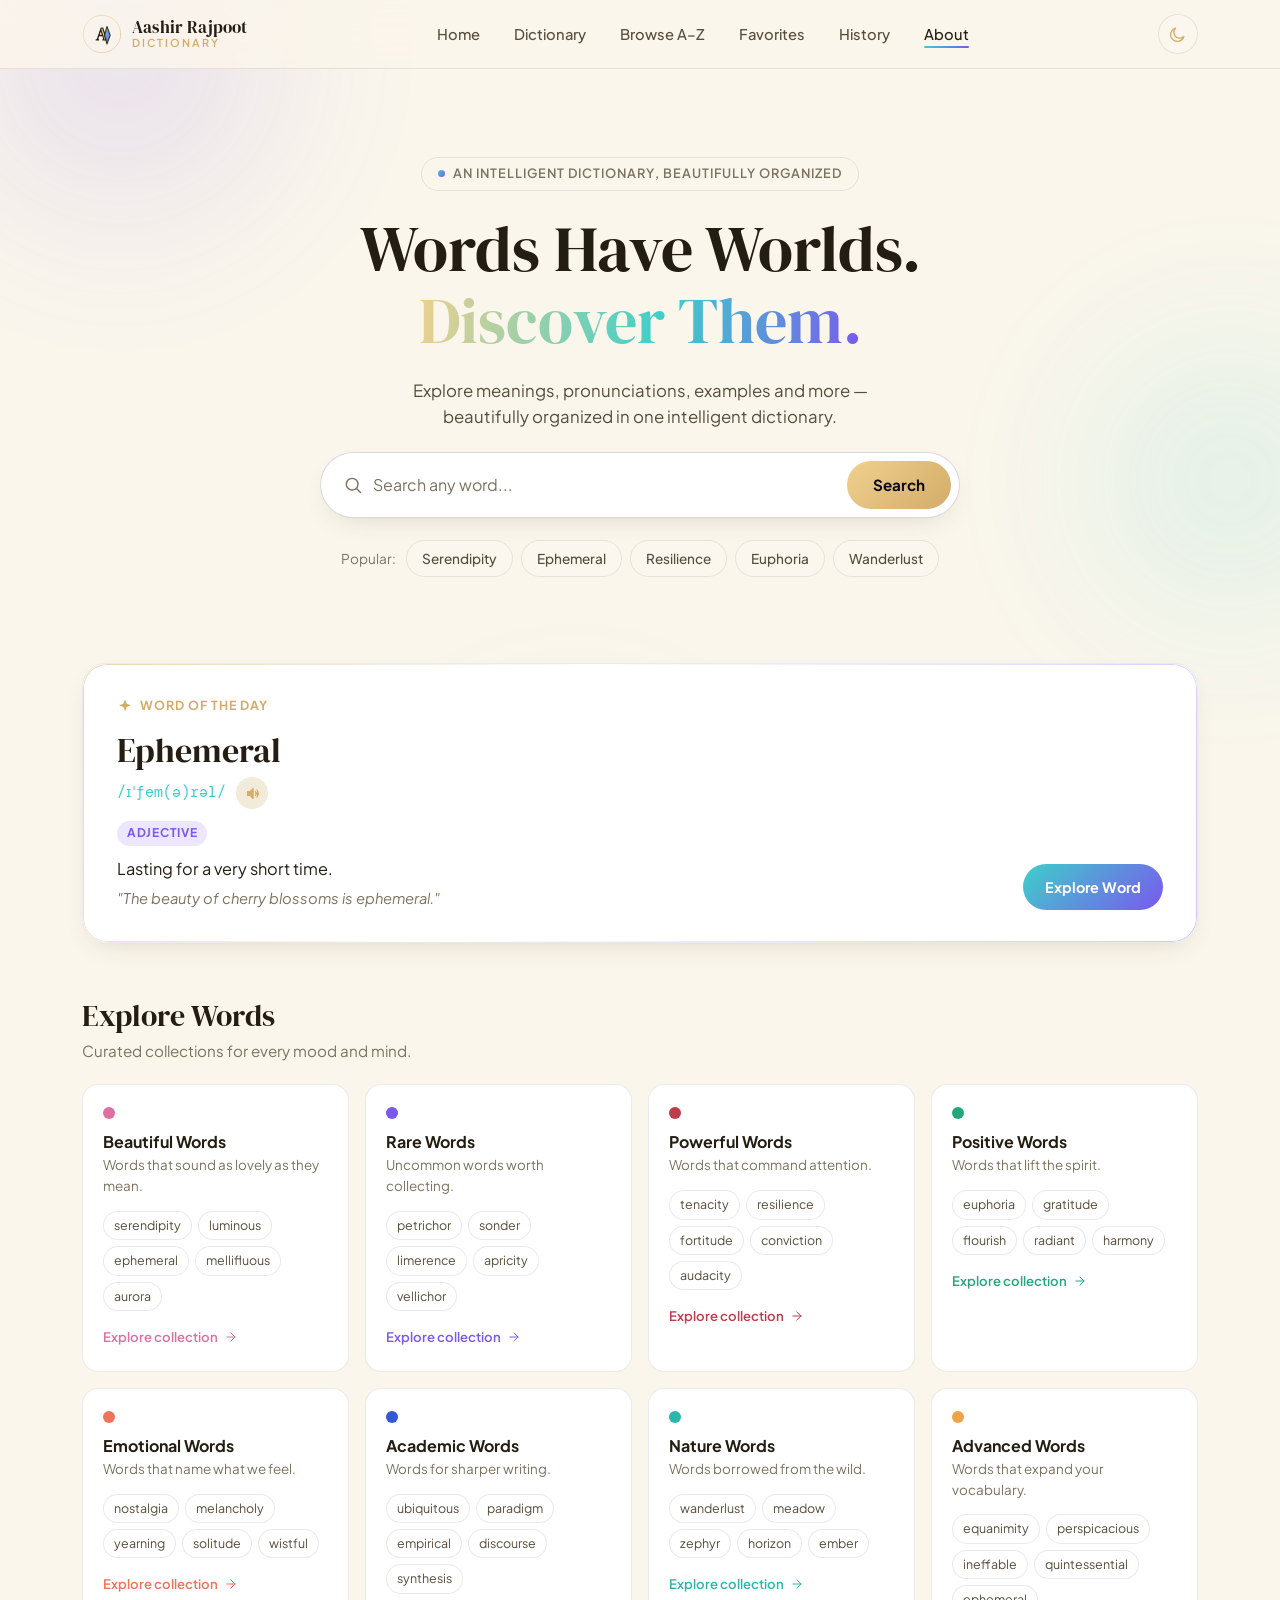
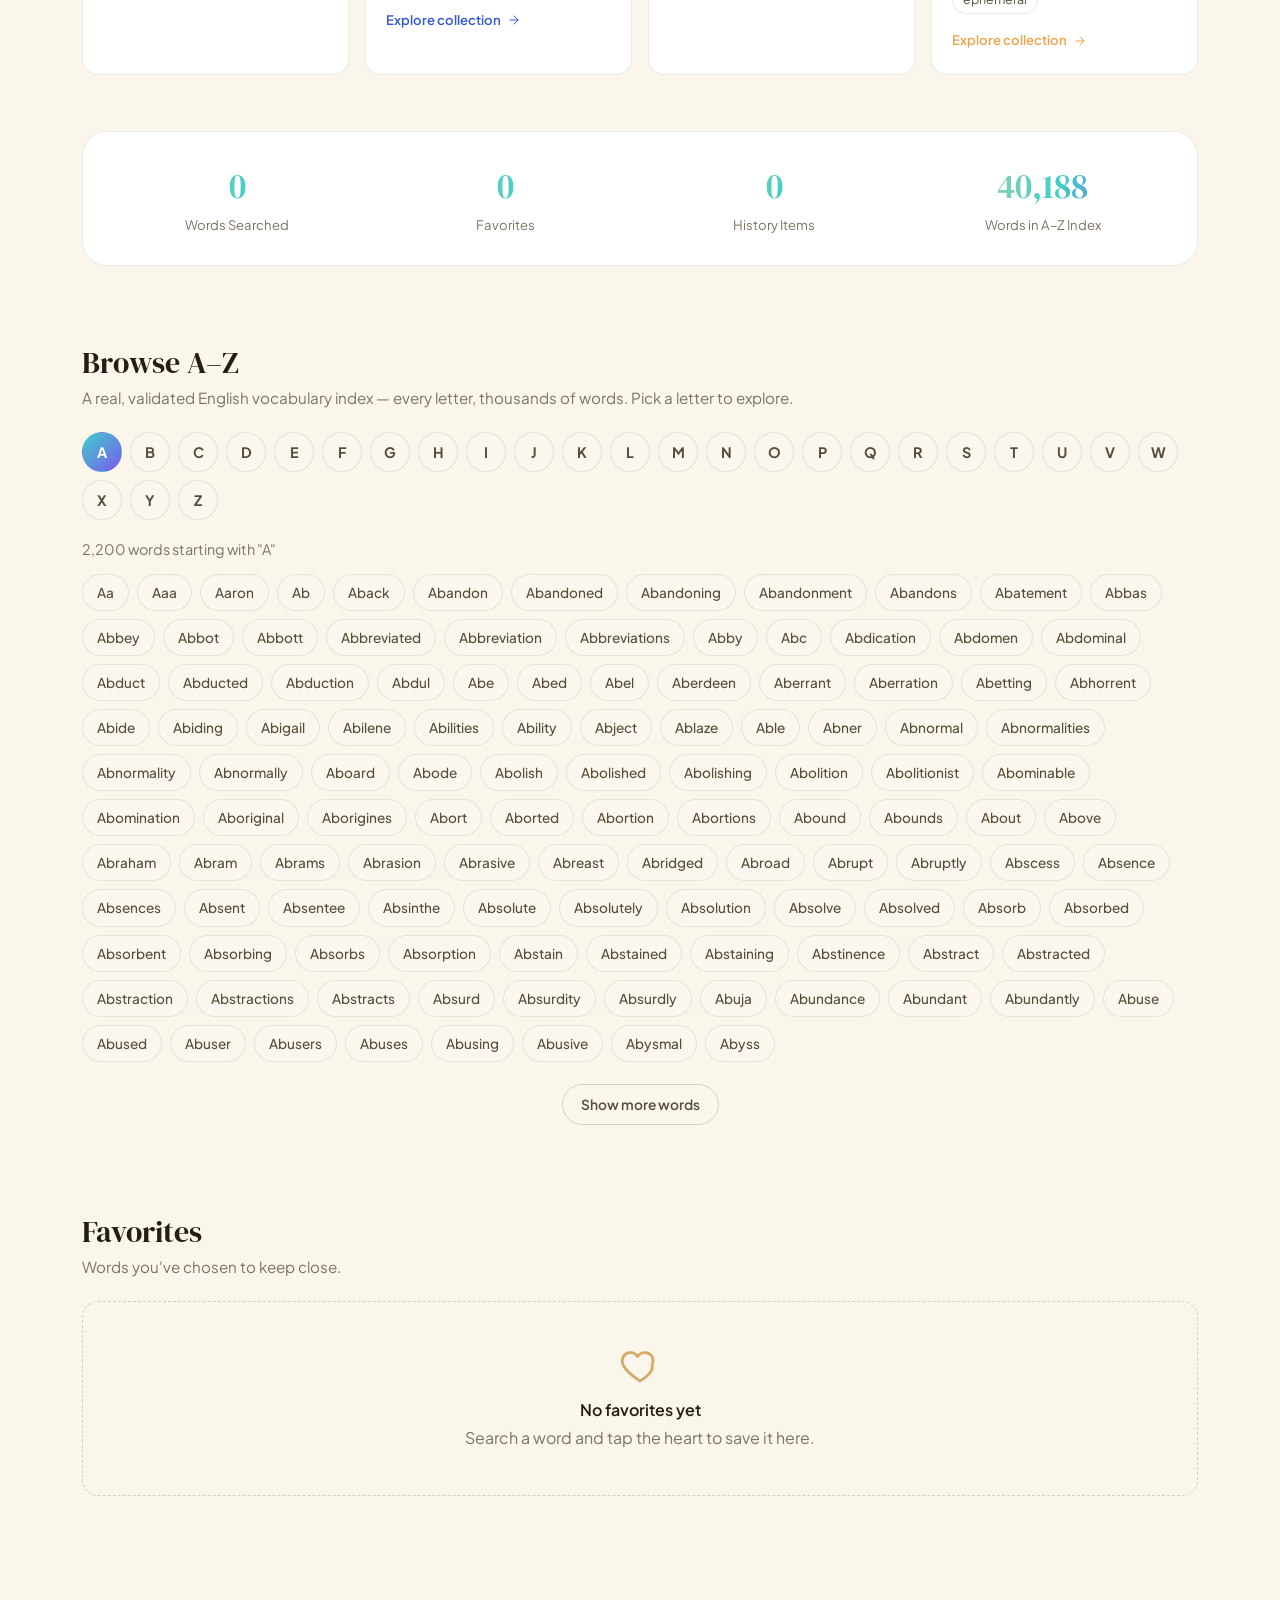
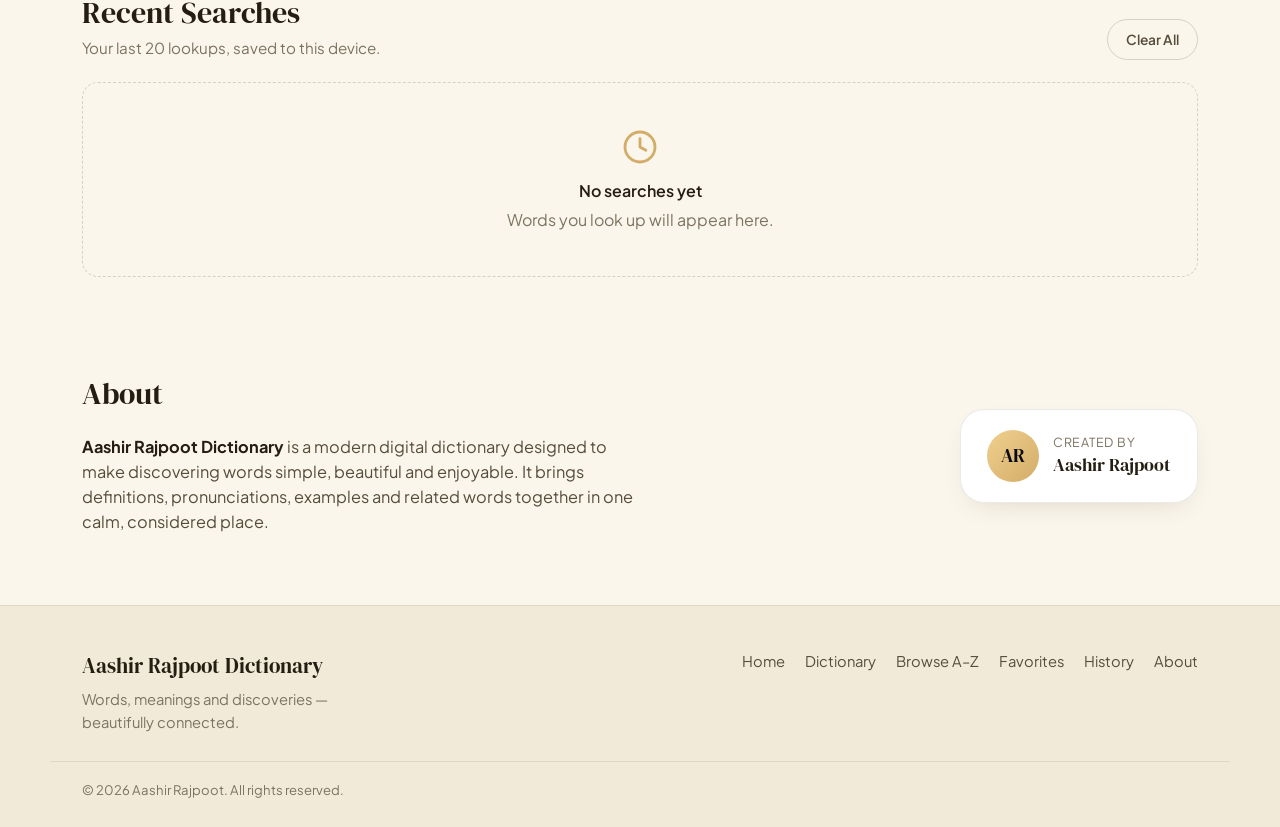
<file: index.html>
<!DOCTYPE html>
<html lang="en">
<head>
<meta charset="UTF-8">
<meta name="viewport" content="width=device-width, initial-scale=1.0">
<meta name="google-site-verification" content="vcy5GlYFLLbsczs7yb1c3dWlaX39c3kI9vy6ESObZO0" />
<title>Aashir Dictionary — Free Online English Dictionary | Meanings & Roman Urdu</title>
<meta name="description" content="Aashir Dictionary (by Aashir Rajpoot) — a free online English dictionary. Search 40,000+ words instantly with meanings, pronunciations, examples and Roman Urdu translations.">

<meta name="keywords" content="Aashir Dictionary, Aashir Rajpoot Dictionary, online dictionary, English dictionary, word meanings, English to Urdu dictionary, pronunciation, vocabulary">
<link rel="canonical" href="https://aashir-rajpoot.github.io/Aashirrajpootdictionary/">
<link rel="icon" href="favicon.ico" sizes="any">
<link rel="icon" type="image/png" sizes="16x16" href="favicon-16x16.png">
<link rel="icon" type="image/png" sizes="32x32" href="favicon-32x32.png">
<link rel="icon" type="image/png" sizes="192x192" href="favicon-192x192.png">
<link rel="apple-touch-icon" sizes="180x180" href="apple-touch-icon.png">
<link rel="manifest" href="site.webmanifest">
<meta name="theme-color" content="#080b15">


<link rel="preconnect" href="https://fonts.googleapis.com">
<link rel="preconnect" href="https://fonts.gstatic.com" crossorigin>
<link href="https://fonts.googleapis.com/css2?family=DM+Serif+Display:ital@0;1&family=Plus+Jakarta+Sans:ital,wght@0,400;0,500;0,600;0,700;0,800;1,400&family=DM+Mono:wght@400;500&family=Noto+Nastaliq+Urdu:wght@400;600;700&display=swap" rel="stylesheet">

<link rel="stylesheet" href="style.css">

<meta property="og:type" content="website">
<meta property="og:site_name" content="Aashir Dictionary">
<meta property="og:locale" content="en_US">
<meta property="og:title" content="Aashir Dictionary — Free Online English Dictionary | Meanings & Roman Urdu">
<meta property="og:description" content="Aashir Dictionary (by Aashir Rajpoot) — a free online English dictionary. Search 40,000+ words instantly with meanings, pronunciations, examples and Roman Urdu translations.">
<meta property="og:url" content="https://aashir-rajpoot.github.io/Aashirrajpootdictionary/">
<meta property="og:image" content="https://aashir-rajpoot.github.io/Aashirrajpootdictionary/social-preview.png">
<meta property="og:image:width" content="1200">
<meta property="og:image:height" content="630">
<meta name="twitter:card" content="summary_large_image">
<meta name="twitter:title" content="Aashir Dictionary — Free Online English Dictionary | Meanings & Roman Urdu">
<meta name="twitter:description" content="Aashir Dictionary (by Aashir Rajpoot) — a free online English dictionary. Search 40,000+ words instantly with meanings, pronunciations, examples and Roman Urdu translations.">
<meta name="twitter:image" content="https://aashir-rajpoot.github.io/Aashirrajpootdictionary/social-preview.png">

<script type="application/ld+json">
{
  "@context": "https://schema.org",
  "@type": "WebSite",
  "name": "Aashir Dictionary",
  "alternateName": "Aashir Rajpoot Dictionary",
  "url": "https://aashir-rajpoot.github.io/Aashirrajpootdictionary/",
  "description": "Aashir Dictionary (by Aashir Rajpoot) — a free online English dictionary. Search 40,000+ words instantly with meanings, pronunciations, examples and Roman Urdu translations.",
  "publisher": {
    "@type": "Person",
    "name": "Aashir Rajpoot"
  },
  "potentialAction": {
    "@type": "SearchAction",
    "target": {
      "@type": "EntryPoint",
      "urlTemplate": "https://aashir-rajpoot.github.io/Aashirrajpootdictionary/?q={search_term_string}"
    },
    "query-input": "required name=search_term_string"
  }
}
</script>
</head>
<body>

<div class="bg-decor" aria-hidden="true">
  <div class="orb orb-1"></div>
  <div class="orb orb-2"></div>
  <div class="orb orb-3"></div>
</div>

<a class="skip-link" href="#main">Skip to content</a>

<header class="site-header" id="top">
  <div class="header-inner">
    <a href="#top" class="brand" aria-label="Aashir Rajpoot Dictionary, home">
      <span class="brand-mark" aria-hidden="true">
        <svg viewBox="0 0 64 64" width="40" height="40">
          <defs>
            <linearGradient id="markGrad" x1="0" y1="0" x2="1" y2="1">
              <stop offset="0%" stop-color="var(--gold-bright)"/>
              <stop offset="100%" stop-color="var(--gold)"/>
            </linearGradient>
            <linearGradient id="markGrad2" x1="0" y1="0" x2="1" y2="1">
              <stop offset="0%" stop-color="var(--turquoise)"/>
              <stop offset="100%" stop-color="var(--violet)"/>
            </linearGradient>
          </defs>
          <circle cx="32" cy="32" r="30" fill="none" stroke="url(#markGrad)" stroke-width="1.4" opacity="0.55"/>
          <text x="32" y="41" text-anchor="middle" font-family="DM Serif Display, serif" font-size="28" fill="url(#markGrad)">A</text>
          <path d="M40 20 L45 34 L40 48 L36 34 Z" fill="url(#markGrad2)" opacity="0.9"/>
        </svg>
      </span>
      <span class="brand-text">
        <span class="brand-name">Aashir Rajpoot</span>
        <span class="brand-sub">Dictionary</span>
      </span>
    </a>

    <nav class="main-nav" aria-label="Primary">
      <ul>
        <li><a href="#top" class="nav-link active-nav" data-nav="top">Home</a></li>
        <li><a href="#dictionary" class="nav-link" data-nav="dictionary">Dictionary</a></li>
        <li><a href="#az-browse" class="nav-link" data-nav="az-browse">Browse A–Z</a></li>
        <li><a href="#favorites" class="nav-link" data-nav="favorites">Favorites</a></li>
        <li><a href="#history" class="nav-link" data-nav="history">History</a></li>
        <li><a href="#about" class="nav-link" data-nav="about">About</a></li>
      </ul>
    </nav>

    <div class="header-actions">
      <button id="themeToggle" class="theme-toggle" type="button" aria-label="Switch to light mode" aria-pressed="false">
        <svg class="icon-sun" viewBox="0 0 24 24" width="19" height="19" aria-hidden="true"><circle cx="12" cy="12" r="4.4"/><g class="sun-rays"><line x1="12" y1="1.5" x2="12" y2="4.2"/><line x1="12" y1="19.8" x2="12" y2="22.5"/><line x1="1.5" y1="12" x2="4.2" y2="12"/><line x1="19.8" y1="12" x2="22.5" y2="12"/><line x1="4.4" y1="4.4" x2="6.3" y2="6.3"/><line x1="17.7" y1="17.7" x2="19.6" y2="19.6"/><line x1="4.4" y1="19.6" x2="6.3" y2="17.7"/><line x1="17.7" y1="6.3" x2="19.6" y2="4.4"/></g></svg>
        <svg class="icon-moon" viewBox="0 0 24 24" width="19" height="19" aria-hidden="true"><path d="M20 14.5A8.5 8.5 0 1 1 9.5 4a7 7 0 1 0 10.5 10.5Z"/></svg>
      </button>
      <button id="navToggle" class="nav-toggle" type="button" aria-label="Open menu" aria-expanded="false" aria-controls="mobileNav">
        <span></span><span></span><span></span>
      </button>
    </div>
  </div>

  <nav id="mobileNav" class="mobile-nav" aria-label="Mobile">
    <ul>
      <li><a href="#top" class="nav-link" data-nav="top">Home</a></li>
      <li><a href="#dictionary" class="nav-link" data-nav="dictionary">Dictionary</a></li>
      <li><a href="#az-browse" class="nav-link" data-nav="az-browse">Browse A–Z</a></li>
      <li><a href="#favorites" class="nav-link" data-nav="favorites">Favorites</a></li>
      <li><a href="#history" class="nav-link" data-nav="history">History</a></li>
      <li><a href="#about" class="nav-link" data-nav="about">About</a></li>
    </ul>
  </nav>
</header>

<main id="main">

  <section class="hero" aria-labelledby="hero-heading">
    <p class="eyebrow"><span class="eyebrow-dot" aria-hidden="true"></span>An intelligent dictionary, beautifully organized</p>
    <h1 id="hero-heading">Words Have Worlds.<br><span class="hero-highlight">Discover Them.</span></h1>
    <p class="hero-sub">Explore meanings, pronunciations, examples and more — beautifully organized in one intelligent dictionary.</p>

    <div class="search-wrap">
      <form class="search-shell" id="searchForm" role="search" aria-label="Search the dictionary">
        <label for="searchInput" class="visually-hidden">Search any word</label>
        <svg class="search-icon" viewBox="0 0 24 24" width="20" height="20" aria-hidden="true"><circle cx="11" cy="11" r="7"/><line x1="21" y1="21" x2="16.2" y2="16.2"/></svg>
        <input type="text" id="searchInput" placeholder="Search any word..." autocomplete="off" spellcheck="false" aria-describedby="searchHint" role="combobox" aria-expanded="false" aria-controls="searchAutocomplete">
        <button type="submit" class="btn-search">
          <span>Search</span>
        </button>
      </form>
      <div id="searchAutocomplete" class="autocomplete-panel" hidden></div>
    </div>
    <span id="searchHint" class="visually-hidden">Press enter to search, or choose a popular word below</span>

    <div class="chip-row" aria-label="Popular words">
      <span class="chip-label">Popular:</span>
      <button class="chip" type="button" data-word="serendipity">Serendipity</button>
      <button class="chip" type="button" data-word="ephemeral">Ephemeral</button>
      <button class="chip" type="button" data-word="resilience">Resilience</button>
      <button class="chip" type="button" data-word="euphoria">Euphoria</button>
      <button class="chip" type="button" data-word="wanderlust">Wanderlust</button>
    </div>
  </section>

  <section class="dictionary-section" id="dictionary" aria-label="Dictionary results">
    <div class="section-inner">

      <div id="resultArea" aria-live="polite">
        <div id="wordOfDay" class="wotd-card">
          <div class="wotd-label">
            <svg viewBox="0 0 24 24" width="16" height="16" aria-hidden="true"><path d="M12 2l2.4 6.5L21 11l-6.6 2.5L12 20l-2.4-6.5L3 11l6.6-2.5Z"/></svg>
            Word of the Day
          </div>
          <div class="wotd-body">
            <div class="wotd-main">
              <h2 id="wotdWord">—</h2>
              <div class="wotd-phon-row">
                <span id="wotdPhon" class="phonetic">—</span>
                <button class="btn-speak small" id="wotdSpeak" type="button" aria-label="Pronounce word of the day">
                  <svg viewBox="0 0 24 24" width="15" height="15" aria-hidden="true"><path d="M4 9v6h4l5 5V4L8 9H4Z"/><path d="M16.5 8.5a5 5 0 0 1 0 7" class="wave"/><path d="M19 6a9 9 0 0 1 0 12" class="wave"/></svg>
                </button>
              </div>
              <p class="wotd-pos" id="wotdPos">—</p>
              <p class="wotd-meaning" id="wotdMeaning">Loading today's word…</p>
              <p class="wotd-example" id="wotdExample"></p>
            </div>
            <button class="btn-primary" id="wotdExplore" type="button">Explore Word</button>
          </div>
        </div>
      </div>

      <div class="categories-block">
        <div class="block-heading">
          <h2>Explore Words</h2>
          <p>Curated collections for every mood and mind.</p>
        </div>
        <div class="category-grid" id="categoryGrid"></div>
      </div>

      <div class="stats-block" id="statsBlock" aria-label="Your dictionary activity">
        <div class="stat">
          <span class="stat-num" id="statSearches">0</span>
          <span class="stat-label">Words Searched</span>
        </div>
        <div class="stat">
          <span class="stat-num" id="statFavorites">0</span>
          <span class="stat-label">Favorites</span>
        </div>
        <div class="stat">
          <span class="stat-num" id="statHistory">0</span>
          <span class="stat-label">History Items</span>
        </div>
        <div class="stat">
          <span class="stat-num" id="statAvailable">…</span>
          <span class="stat-label">Words in A–Z Index</span>
        </div>
      </div>

    </div>
  </section>

  <section class="az-browse-section" id="az-browse" aria-label="Browse the dictionary A to Z">
    <div class="section-inner">
      <div class="block-heading">
        <h2>Browse A–Z</h2>
        <p>A real, validated English vocabulary index — every letter, thousands of words. Pick a letter to explore.</p>
      </div>
      <div class="az-letter-row" id="azLetterRow" role="tablist" aria-label="Alphabet"></div>
      <p class="az-heading" id="azHeading">Loading…</p>
      <div class="az-word-grid" id="azWordGrid" aria-live="polite"></div>
      <button type="button" class="btn-ghost az-show-more" id="azShowMore" hidden>Show more words</button>
    </div>
  </section>

  <section class="favorites-section" id="favorites" aria-label="Favorite words">
    <div class="section-inner">
      <div class="block-heading">
        <h2>Favorites</h2>
        <p>Words you've chosen to keep close.</p>
      </div>
      <div id="favoritesList" class="favorites-grid"></div>
    </div>
  </section>

  <section class="history-section" id="history" aria-label="Search history">
    <div class="section-inner">
      <div class="block-heading history-heading">
        <div>
          <h2>Recent Searches</h2>
          <p>Your last 20 lookups, saved to this device.</p>
        </div>
        <button class="btn-ghost" id="clearHistory" type="button">Clear All</button>
      </div>
      <div id="historyList" class="history-list"></div>
    </div>
  </section>

  <section class="about-section" id="about" aria-label="About">
    <div class="section-inner about-inner">
      <div class="about-text">
        <div class="block-heading">
          <h2>About</h2>
        </div>
        <p><strong>Aashir Rajpoot Dictionary</strong> is a modern digital dictionary designed to make discovering words simple, beautiful and enjoyable. It brings definitions, pronunciations, examples and related words together in one calm, considered place.</p>
      </div>
      <div class="creator-card">
        <div class="creator-avatar" aria-hidden="true">AR</div>
        <div>
          <p class="creator-label">Created by</p>
          <p class="creator-name">Aashir Rajpoot</p>
        </div>
      </div>
    </div>
  </section>

</main>

<footer class="site-footer">
  <div class="section-inner footer-inner">
    <div class="footer-brand">
      <p class="footer-title">Aashir Rajpoot Dictionary</p>
      <p class="footer-tag">Words, meanings and discoveries — beautifully connected.</p>
    </div>
    <nav class="footer-nav" aria-label="Footer">
      <a href="#top">Home</a>
      <a href="#dictionary">Dictionary</a>
      <a href="#az-browse">Browse A–Z</a>
      <a href="#favorites">Favorites</a>
      <a href="#history">History</a>
      <a href="#about">About</a>
    </nav>
  </div>
  <div class="section-inner footer-bottom">
    <p>© 2026 Aashir Rajpoot. All rights reserved.</p>
  </div>
</footer>

<div id="toast" class="toast" role="status" aria-live="polite"></div>

<div id="ageGateModal" class="age-gate-modal" hidden role="dialog" aria-modal="true" aria-labelledby="ageGateTitle">
  <div class="age-gate-card">
    <svg class="age-gate-icon" viewBox="0 0 24 24" width="34" height="34" aria-hidden="true"><circle cx="12" cy="12" r="9"/><line x1="12" y1="8" x2="12" y2="13"/><circle cx="12" cy="16.3" r="0.6" fill="currentColor" stroke="none"/></svg>
    <h3 id="ageGateTitle">This entry contains mature content</h3>
    <p>This dictionary entry is marked as mature or adult vocabulary. Please confirm you are 18 years of age or older to continue.</p>
    <p id="ageGateWord" class="visually-hidden"></p>
    <p class="age-gate-fine-print">This is a simple self-reported check, not verified age or identity verification.</p>
    <div class="age-gate-actions">
      <button type="button" class="btn-ghost" id="ageGateNo">No, take me back</button>
      <button type="button" class="btn-primary" id="ageGateYes">Yes, I'm 18 or older</button>
    </div>
  </div>
</div>

<script src="script.js"></script>
</body>
</html>
</file>
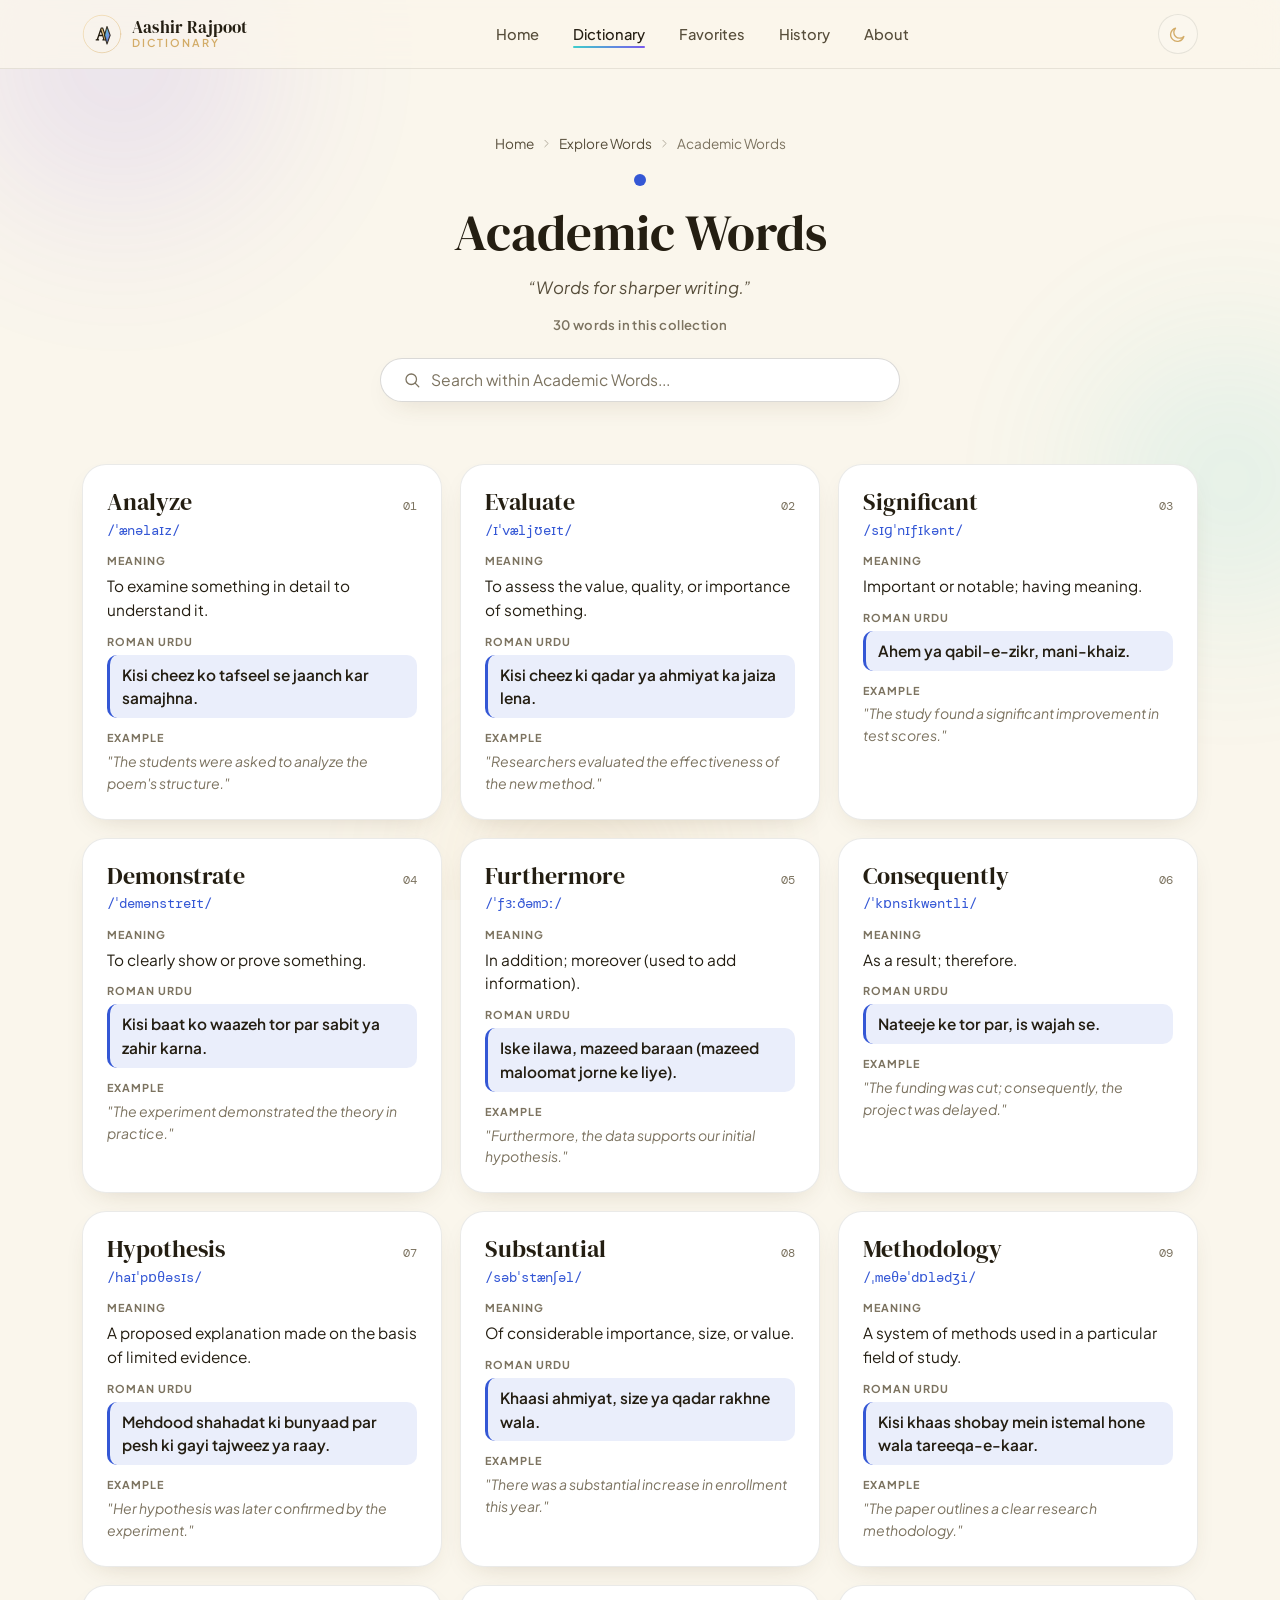
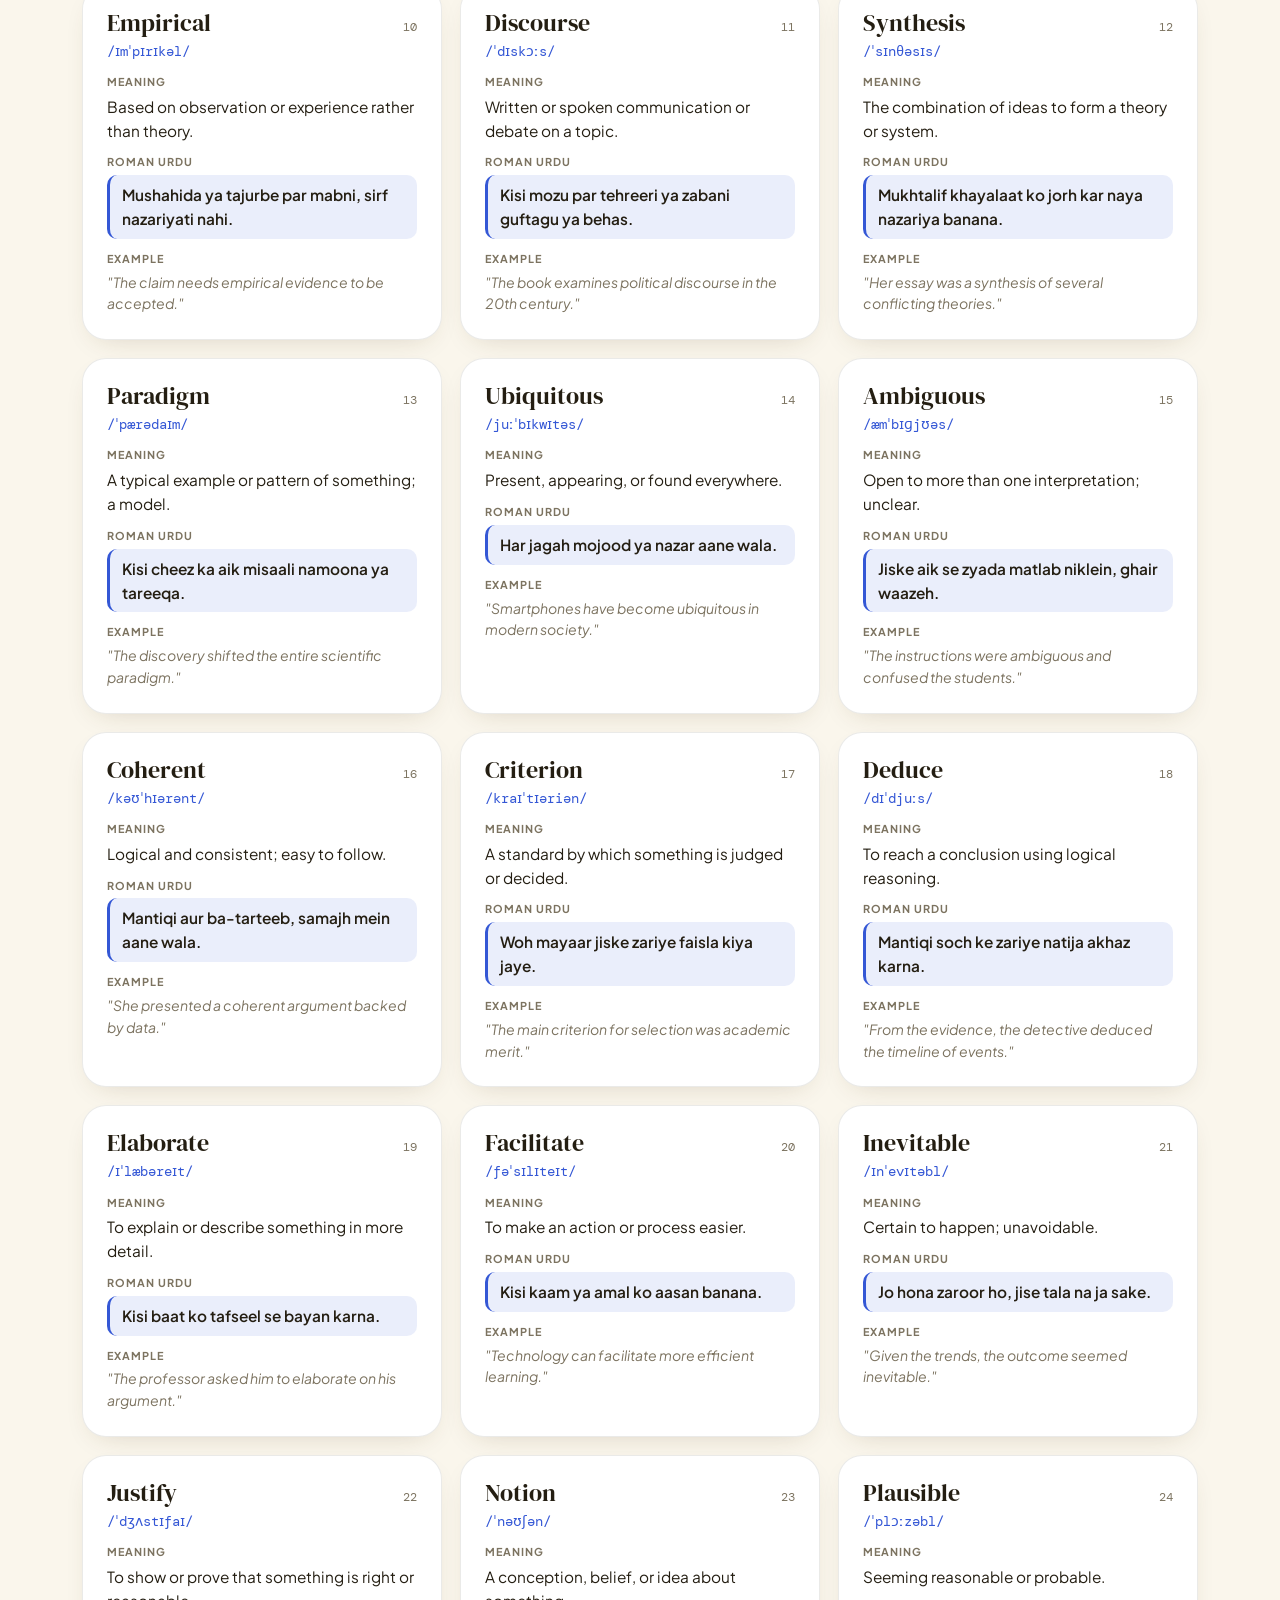
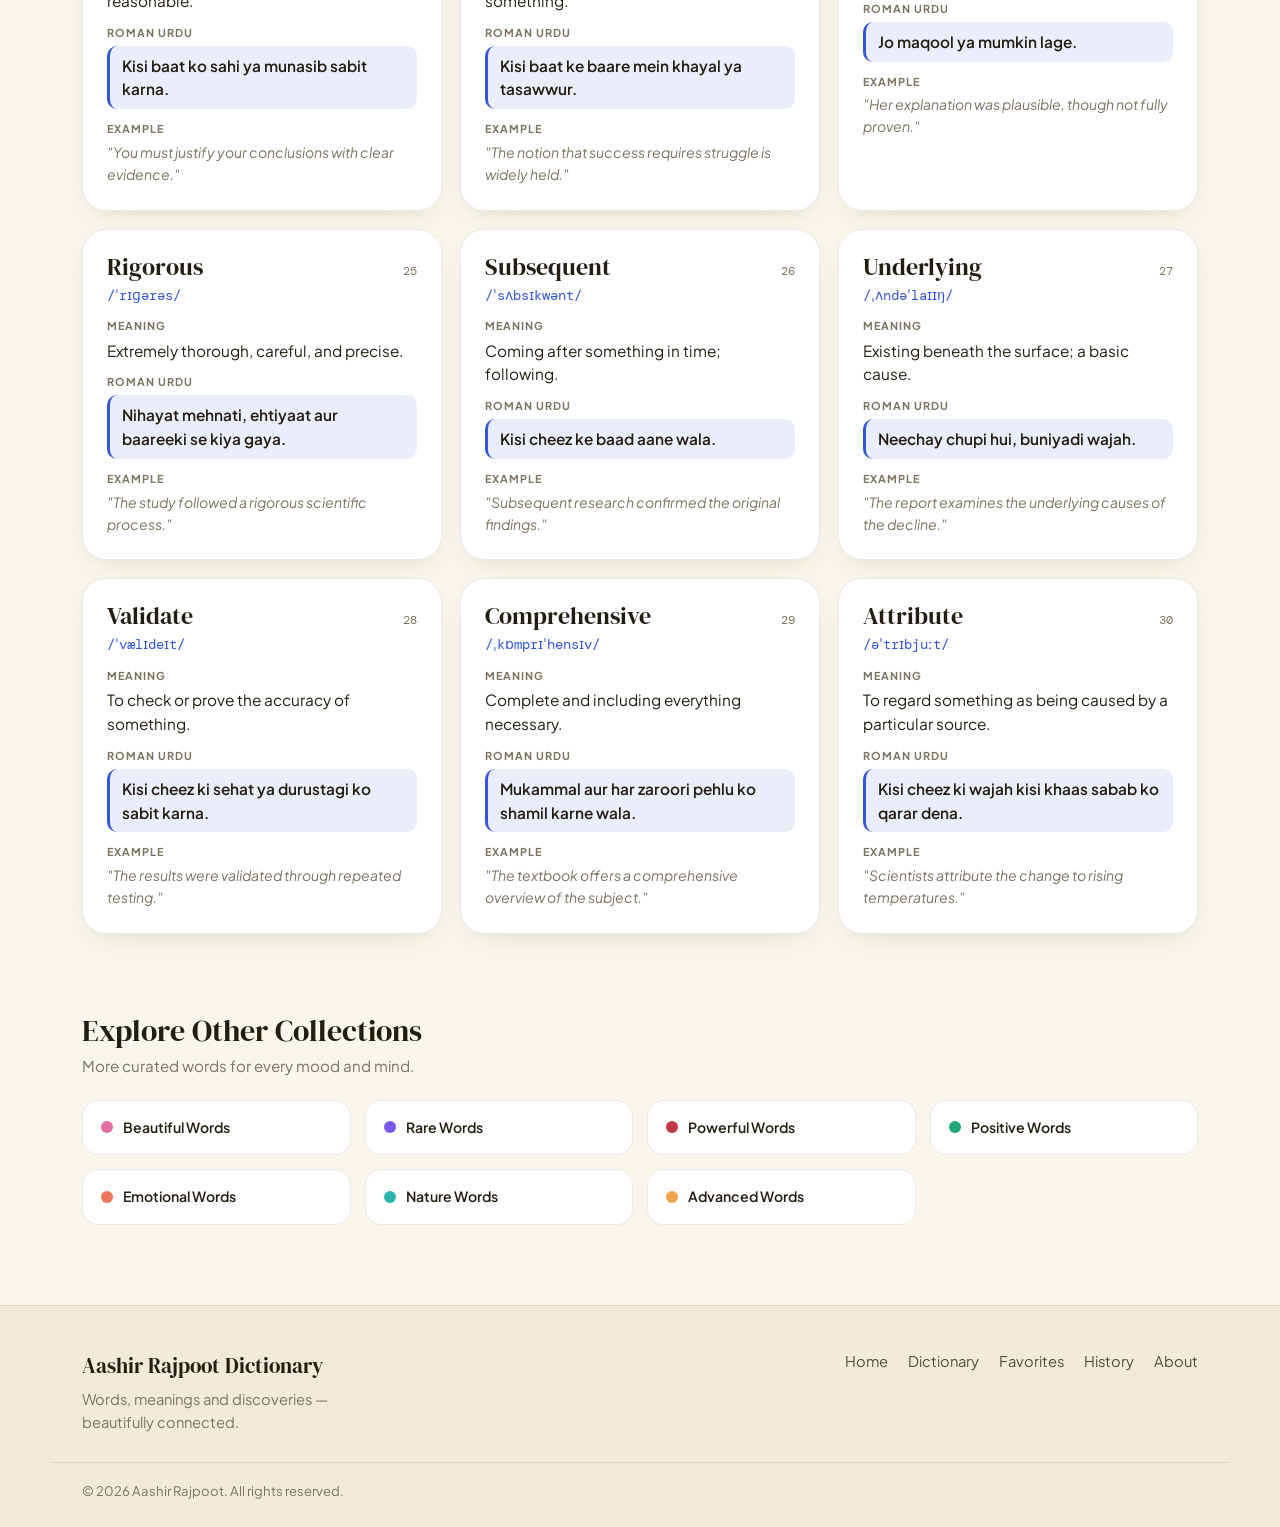
<file: academic-words.html>
<!DOCTYPE html>
<html lang="en">
<head>
<meta charset="UTF-8">
<meta name="viewport" content="width=device-width, initial-scale=1.0">
<meta name="google-site-verification" content="vcy5GlYFLLbsczs7yb1c3dWlaX39c3kI9vy6ESObZO0" />
<title>Academic Words — Aashir Dictionary</title>
<meta name="description" content="Words for sharper writing. Explore 30+ academic words with meanings, Roman Urdu translations and example sentences on Aashir Dictionary.">

<meta name="keywords" content="academic English words, formal vocabulary, essay words, Aashir Dictionary">
<link rel="canonical" href="https://aashir-rajpoot.github.io/Aashirrajpootdictionary/academic-words.html">
<link rel="icon" href="favicon.ico" sizes="any">
<link rel="icon" type="image/png" sizes="16x16" href="favicon-16x16.png">
<link rel="icon" type="image/png" sizes="32x32" href="favicon-32x32.png">
<link rel="icon" type="image/png" sizes="192x192" href="favicon-192x192.png">
<link rel="apple-touch-icon" sizes="180x180" href="apple-touch-icon.png">
<link rel="manifest" href="site.webmanifest">
<meta name="theme-color" content="#080b15">


<link rel="preconnect" href="https://fonts.googleapis.com">
<link rel="preconnect" href="https://fonts.gstatic.com" crossorigin>
<link href="https://fonts.googleapis.com/css2?family=DM+Serif+Display:ital@0;1&family=Plus+Jakarta+Sans:ital,wght@0,400;0,500;0,600;0,700;0,800;1,400&family=DM+Mono:wght@400;500&display=swap" rel="stylesheet">

<link rel="stylesheet" href="style.css">

<meta property="og:type" content="article">
<meta property="og:site_name" content="Aashir Dictionary">
<meta property="og:locale" content="en_US">
<meta property="og:title" content="Academic Words — Aashir Dictionary">
<meta property="og:description" content="Words for sharper writing. Explore 30+ academic words with meanings, Roman Urdu translations and example sentences on Aashir Dictionary.">
<meta property="og:url" content="https://aashir-rajpoot.github.io/Aashirrajpootdictionary/academic-words.html">
<meta property="og:image" content="https://aashir-rajpoot.github.io/Aashirrajpootdictionary/social-preview.png">
<meta property="og:image:width" content="1200">
<meta property="og:image:height" content="630">
<meta name="twitter:card" content="summary_large_image">
<meta name="twitter:title" content="Academic Words — Aashir Dictionary">
<meta name="twitter:description" content="Words for sharper writing. Explore 30+ academic words with meanings, Roman Urdu translations and example sentences on Aashir Dictionary.">
<meta name="twitter:image" content="https://aashir-rajpoot.github.io/Aashirrajpootdictionary/social-preview.png">

<script type="application/ld+json">
{
  "@context": "https://schema.org",
  "@type": "CollectionPage",
  "name": "Academic Words — Aashir Dictionary",
  "url": "https://aashir-rajpoot.github.io/Aashirrajpootdictionary/academic-words.html",
  "description": "Words for sharper writing. Explore 30+ academic words with meanings, Roman Urdu translations and example sentences on Aashir Dictionary.",
  "isPartOf": {
    "@type": "WebSite",
    "name": "Aashir Dictionary",
    "url": "https://aashir-rajpoot.github.io/Aashirrajpootdictionary/"
  },
  "breadcrumb": {
    "@type": "BreadcrumbList",
    "itemListElement": [
      { "@type": "ListItem", "position": 1, "name": "Home", "item": "https://aashir-rajpoot.github.io/Aashirrajpootdictionary/" },
      { "@type": "ListItem", "position": 2, "name": "Academic Words", "item": "https://aashir-rajpoot.github.io/Aashirrajpootdictionary/academic-words.html" }
    ]
  }
}
</script>
</head>
<body>

<div class="bg-decor" aria-hidden="true">
  <div class="orb orb-1"></div>
  <div class="orb orb-2"></div>
  <div class="orb orb-3"></div>
</div>

<a class="skip-link" href="#main">Skip to content</a>

<header class="site-header" id="top">
  <div class="header-inner">
    <a href="index.html" class="brand" aria-label="Aashir Rajpoot Dictionary, home">
      <span class="brand-mark" aria-hidden="true">
        <svg viewBox="0 0 64 64" width="40" height="40">
          <defs>
            <linearGradient id="markGrad" x1="0" y1="0" x2="1" y2="1">
              <stop offset="0%" stop-color="var(--gold-bright)"/>
              <stop offset="100%" stop-color="var(--gold)"/>
            </linearGradient>
            <linearGradient id="markGrad2" x1="0" y1="0" x2="1" y2="1">
              <stop offset="0%" stop-color="var(--turquoise)"/>
              <stop offset="100%" stop-color="var(--violet)"/>
            </linearGradient>
          </defs>
          <circle cx="32" cy="32" r="30" fill="none" stroke="url(#markGrad)" stroke-width="1.4" opacity="0.55"/>
          <text x="32" y="41" text-anchor="middle" font-family="DM Serif Display, serif" font-size="28" fill="url(#markGrad)">A</text>
          <path d="M40 20 L45 34 L40 48 L36 34 Z" fill="url(#markGrad2)" opacity="0.9"/>
        </svg>
      </span>
      <span class="brand-text">
        <span class="brand-name">Aashir Rajpoot</span>
        <span class="brand-sub">Dictionary</span>
      </span>
    </a>

    <nav class="main-nav" aria-label="Primary">
      <ul>
        <li><a href="index.html#top" class="nav-link" data-nav="top">Home</a></li>
        <li><a href="index.html#dictionary" class="nav-link active-nav" data-nav="dictionary">Dictionary</a></li>
        <li><a href="index.html#favorites" class="nav-link" data-nav="favorites">Favorites</a></li>
        <li><a href="index.html#history" class="nav-link" data-nav="history">History</a></li>
        <li><a href="index.html#about" class="nav-link" data-nav="about">About</a></li>
      </ul>
    </nav>

    <div class="header-actions">
      <button id="themeToggle" class="theme-toggle" type="button" aria-label="Switch to light mode" aria-pressed="false">
        <svg class="icon-sun" viewBox="0 0 24 24" width="19" height="19" aria-hidden="true"><circle cx="12" cy="12" r="4.4"/><g class="sun-rays"><line x1="12" y1="1.5" x2="12" y2="4.2"/><line x1="12" y1="19.8" x2="12" y2="22.5"/><line x1="1.5" y1="12" x2="4.2" y2="12"/><line x1="19.8" y1="12" x2="22.5" y2="12"/><line x1="4.4" y1="4.4" x2="6.3" y2="6.3"/><line x1="17.7" y1="17.7" x2="19.6" y2="19.6"/><line x1="4.4" y1="19.6" x2="6.3" y2="17.7"/><line x1="17.7" y1="6.3" x2="19.6" y2="4.4"/></g></svg>
        <svg class="icon-moon" viewBox="0 0 24 24" width="19" height="19" aria-hidden="true"><path d="M20 14.5A8.5 8.5 0 1 1 9.5 4a7 7 0 1 0 10.5 10.5Z"/></svg>
      </button>
      <button id="navToggle" class="nav-toggle" type="button" aria-label="Open menu" aria-expanded="false" aria-controls="mobileNav">
        <span></span><span></span><span></span>
      </button>
    </div>
  </div>

  <nav id="mobileNav" class="mobile-nav" aria-label="Mobile">
    <ul>
      <li><a href="index.html#top" class="nav-link" data-nav="top">Home</a></li>
      <li><a href="index.html#dictionary" class="nav-link" data-nav="dictionary">Dictionary</a></li>
      <li><a href="index.html#favorites" class="nav-link" data-nav="favorites">Favorites</a></li>
      <li><a href="index.html#history" class="nav-link" data-nav="history">History</a></li>
      <li><a href="index.html#about" class="nav-link" data-nav="about">About</a></li>
    </ul>
  </nav>
</header>

<main id="main">

  <section class="cat-hero" aria-labelledby="cat-heading" style="--cat-color:var(--royal-blue)">
    <nav class="cat-breadcrumb" aria-label="Breadcrumb">
      <a href="index.html">Home</a>
      <svg viewBox="0 0 24 24" width="14" height="14" aria-hidden="true"><polyline points="9 6 15 12 9 18"/></svg>
      <a href="index.html#dictionary">Explore Words</a>
      <svg viewBox="0 0 24 24" width="14" height="14" aria-hidden="true"><polyline points="9 6 15 12 9 18"/></svg>
      <span>Academic Words</span>
    </nav>
    <div class="category-dot"></div>
    <h1 id="cat-heading">Academic Words</h1>
    <p class="cat-hero-sub">&ldquo;Words for sharper writing.&rdquo;</p>
    <p class="cat-count" id="wordCount">30 words in this collection</p>

    <div class="cat-search-shell" style="--cat-color:var(--royal-blue)">
      <svg class="search-icon" viewBox="0 0 24 24" width="18" height="18" aria-hidden="true"><circle cx="11" cy="11" r="7"/><line x1="21" y1="21" x2="16.2" y2="16.2"/></svg>
      <label for="catSearchInput" class="visually-hidden">Search Academic Words</label>
      <input type="text" id="catSearchInput" class="cat-search-input" placeholder="Search within Academic Words..." autocomplete="off" spellcheck="false">
      <button type="button" id="catSearchClear" class="cat-search-clear" aria-label="Clear search">
        <svg viewBox="0 0 24 24" width="14" height="14" aria-hidden="true"><line x1="5" y1="5" x2="19" y2="19"/><line x1="19" y1="5" x2="5" y2="19"/></svg>
      </button>
    </div>
  </section>

  <section class="cat-words-section" aria-label="Academic Words">
    <div class="section-inner">
      <div class="word-grid" id="wordGrid" style="--cat-color:var(--royal-blue)" aria-live="polite"></div>
    </div>
  </section>

  <section class="other-cats-section" aria-label="Other categories">
    <div class="section-inner">
      <div class="block-heading">
        <h2>Explore Other Collections</h2>
        <p>More curated words for every mood and mind.</p>
      </div>
      <div class="other-cats-grid">
        <a class="other-cat-card" href="beautiful-words.html" style="--cat-color:var(--pink)"><span class="category-dot"></span><span>Beautiful Words</span></a>
        <a class="other-cat-card" href="rare-words.html" style="--cat-color:var(--violet)"><span class="category-dot"></span><span>Rare Words</span></a>
        <a class="other-cat-card" href="powerful-words.html" style="--cat-color:var(--crimson)"><span class="category-dot"></span><span>Powerful Words</span></a>
        <a class="other-cat-card" href="positive-words.html" style="--cat-color:var(--emerald)"><span class="category-dot"></span><span>Positive Words</span></a>
        <a class="other-cat-card" href="emotional-words.html" style="--cat-color:var(--coral)"><span class="category-dot"></span><span>Emotional Words</span></a>
        <a class="other-cat-card" href="nature-words.html" style="--cat-color:var(--teal)"><span class="category-dot"></span><span>Nature Words</span></a>
        <a class="other-cat-card" href="advanced-words.html" style="--cat-color:var(--amber)"><span class="category-dot"></span><span>Advanced Words</span></a>
      </div>
    </div>
  </section>

</main>

<footer class="site-footer">
  <div class="section-inner footer-inner">
    <div class="footer-brand">
      <p class="footer-title">Aashir Rajpoot Dictionary</p>
      <p class="footer-tag">Words, meanings and discoveries — beautifully connected.</p>
    </div>
    <nav class="footer-nav" aria-label="Footer">
      <a href="index.html#top">Home</a>
      <a href="index.html#dictionary">Dictionary</a>
      <a href="index.html#favorites">Favorites</a>
      <a href="index.html#history">History</a>
      <a href="index.html#about">About</a>
    </nav>
  </div>
  <div class="section-inner footer-bottom">
    <p>&copy; 2026 Aashir Rajpoot. All rights reserved.</p>
  </div>
</footer>

<script>
  window.CATEGORY_INFO = { name: "Academic Words", slug: "academic-words", color: "var(--royal-blue)", desc: "Words for sharper writing." };
  window.WORDS = [
    { word: "Analyze", phonetic: "/ˈænəlaɪz/", meaning: "To examine something in detail to understand it.", urdu: "Kisi cheez ko tafseel se jaanch kar samajhna.", example: "The students were asked to analyze the poem's structure." },
    { word: "Evaluate", phonetic: "/ɪˈvæljʊeɪt/", meaning: "To assess the value, quality, or importance of something.", urdu: "Kisi cheez ki qadar ya ahmiyat ka jaiza lena.", example: "Researchers evaluated the effectiveness of the new method." },
    { word: "Significant", phonetic: "/sɪɡˈnɪfɪkənt/", meaning: "Important or notable; having meaning.", urdu: "Ahem ya qabil-e-zikr, mani-khaiz.", example: "The study found a significant improvement in test scores." },
    { word: "Demonstrate", phonetic: "/ˈdemənstreɪt/", meaning: "To clearly show or prove something.", urdu: "Kisi baat ko waazeh tor par sabit ya zahir karna.", example: "The experiment demonstrated the theory in practice." },
    { word: "Furthermore", phonetic: "/ˈfɜːðəmɔː/", meaning: "In addition; moreover (used to add information).", urdu: "Iske ilawa, mazeed baraan (mazeed maloomat jorne ke liye).", example: "Furthermore, the data supports our initial hypothesis." },
    { word: "Consequently", phonetic: "/ˈkɒnsɪkwəntli/", meaning: "As a result; therefore.", urdu: "Nateeje ke tor par, is wajah se.", example: "The funding was cut; consequently, the project was delayed." },
    { word: "Hypothesis", phonetic: "/haɪˈpɒθəsɪs/", meaning: "A proposed explanation made on the basis of limited evidence.", urdu: "Mehdood shahadat ki bunyaad par pesh ki gayi tajweez ya raay.", example: "Her hypothesis was later confirmed by the experiment." },
    { word: "Substantial", phonetic: "/səbˈstænʃəl/", meaning: "Of considerable importance, size, or value.", urdu: "Khaasi ahmiyat, size ya qadar rakhne wala.", example: "There was a substantial increase in enrollment this year." },
    { word: "Methodology", phonetic: "/ˌmeθəˈdɒlədʒi/", meaning: "A system of methods used in a particular field of study.", urdu: "Kisi khaas shobay mein istemal hone wala tareeqa-e-kaar.", example: "The paper outlines a clear research methodology." },
    { word: "Empirical", phonetic: "/ɪmˈpɪrɪkəl/", meaning: "Based on observation or experience rather than theory.", urdu: "Mushahida ya tajurbe par mabni, sirf nazariyati nahi.", example: "The claim needs empirical evidence to be accepted." },
    { word: "Discourse", phonetic: "/ˈdɪskɔːs/", meaning: "Written or spoken communication or debate on a topic.", urdu: "Kisi mozu par tehreeri ya zabani guftagu ya behas.", example: "The book examines political discourse in the 20th century." },
    { word: "Synthesis", phonetic: "/ˈsɪnθəsɪs/", meaning: "The combination of ideas to form a theory or system.", urdu: "Mukhtalif khayalaat ko jorh kar naya nazariya banana.", example: "Her essay was a synthesis of several conflicting theories." },
    { word: "Paradigm", phonetic: "/ˈpærədaɪm/", meaning: "A typical example or pattern of something; a model.", urdu: "Kisi cheez ka aik misaali namoona ya tareeqa.", example: "The discovery shifted the entire scientific paradigm." },
    { word: "Ubiquitous", phonetic: "/juːˈbɪkwɪtəs/", meaning: "Present, appearing, or found everywhere.", urdu: "Har jagah mojood ya nazar aane wala.", example: "Smartphones have become ubiquitous in modern society." },
    { word: "Ambiguous", phonetic: "/æmˈbɪɡjʊəs/", meaning: "Open to more than one interpretation; unclear.", urdu: "Jiske aik se zyada matlab niklein, ghair waazeh.", example: "The instructions were ambiguous and confused the students." },
    { word: "Coherent", phonetic: "/kəʊˈhɪərənt/", meaning: "Logical and consistent; easy to follow.", urdu: "Mantiqi aur ba-tarteeb, samajh mein aane wala.", example: "She presented a coherent argument backed by data." },
    { word: "Criterion", phonetic: "/kraɪˈtɪəriən/", meaning: "A standard by which something is judged or decided.", urdu: "Woh mayaar jiske zariye faisla kiya jaye.", example: "The main criterion for selection was academic merit." },
    { word: "Deduce", phonetic: "/dɪˈdjuːs/", meaning: "To reach a conclusion using logical reasoning.", urdu: "Mantiqi soch ke zariye natija akhaz karna.", example: "From the evidence, the detective deduced the timeline of events." },
    { word: "Elaborate", phonetic: "/ɪˈlæbəreɪt/", meaning: "To explain or describe something in more detail.", urdu: "Kisi baat ko tafseel se bayan karna.", example: "The professor asked him to elaborate on his argument." },
    { word: "Facilitate", phonetic: "/fəˈsɪlɪteɪt/", meaning: "To make an action or process easier.", urdu: "Kisi kaam ya amal ko aasan banana.", example: "Technology can facilitate more efficient learning." },
    { word: "Inevitable", phonetic: "/ɪnˈevɪtəbl/", meaning: "Certain to happen; unavoidable.", urdu: "Jo hona zaroor ho, jise tala na ja sake.", example: "Given the trends, the outcome seemed inevitable." },
    { word: "Justify", phonetic: "/ˈdʒʌstɪfaɪ/", meaning: "To show or prove that something is right or reasonable.", urdu: "Kisi baat ko sahi ya munasib sabit karna.", example: "You must justify your conclusions with clear evidence." },
    { word: "Notion", phonetic: "/ˈnəʊʃən/", meaning: "A conception, belief, or idea about something.", urdu: "Kisi baat ke baare mein khayal ya tasawwur.", example: "The notion that success requires struggle is widely held." },
    { word: "Plausible", phonetic: "/ˈplɔːzəbl/", meaning: "Seeming reasonable or probable.", urdu: "Jo maqool ya mumkin lage.", example: "Her explanation was plausible, though not fully proven." },
    { word: "Rigorous", phonetic: "/ˈrɪɡərəs/", meaning: "Extremely thorough, careful, and precise.", urdu: "Nihayat mehnati, ehtiyaat aur baareeki se kiya gaya.", example: "The study followed a rigorous scientific process." },
    { word: "Subsequent", phonetic: "/ˈsʌbsɪkwənt/", meaning: "Coming after something in time; following.", urdu: "Kisi cheez ke baad aane wala.", example: "Subsequent research confirmed the original findings." },
    { word: "Underlying", phonetic: "/ˌʌndəˈlaɪɪŋ/", meaning: "Existing beneath the surface; a basic cause.", urdu: "Neechay chupi hui, buniyadi wajah.", example: "The report examines the underlying causes of the decline." },
    { word: "Validate", phonetic: "/ˈvælɪdeɪt/", meaning: "To check or prove the accuracy of something.", urdu: "Kisi cheez ki sehat ya durustagi ko sabit karna.", example: "The results were validated through repeated testing." },
    { word: "Comprehensive", phonetic: "/ˌkɒmprɪˈhensɪv/", meaning: "Complete and including everything necessary.", urdu: "Mukammal aur har zaroori pehlu ko shamil karne wala.", example: "The textbook offers a comprehensive overview of the subject." },
    { word: "Attribute", phonetic: "/əˈtrɪbjuːt/", meaning: "To regard something as being caused by a particular source.", urdu: "Kisi cheez ki wajah kisi khaas sabab ko qarar dena.", example: "Scientists attribute the change to rising temperatures." }
  ];
</script>
<script src="category-page.js"></script>
</body>
</html>
</file>
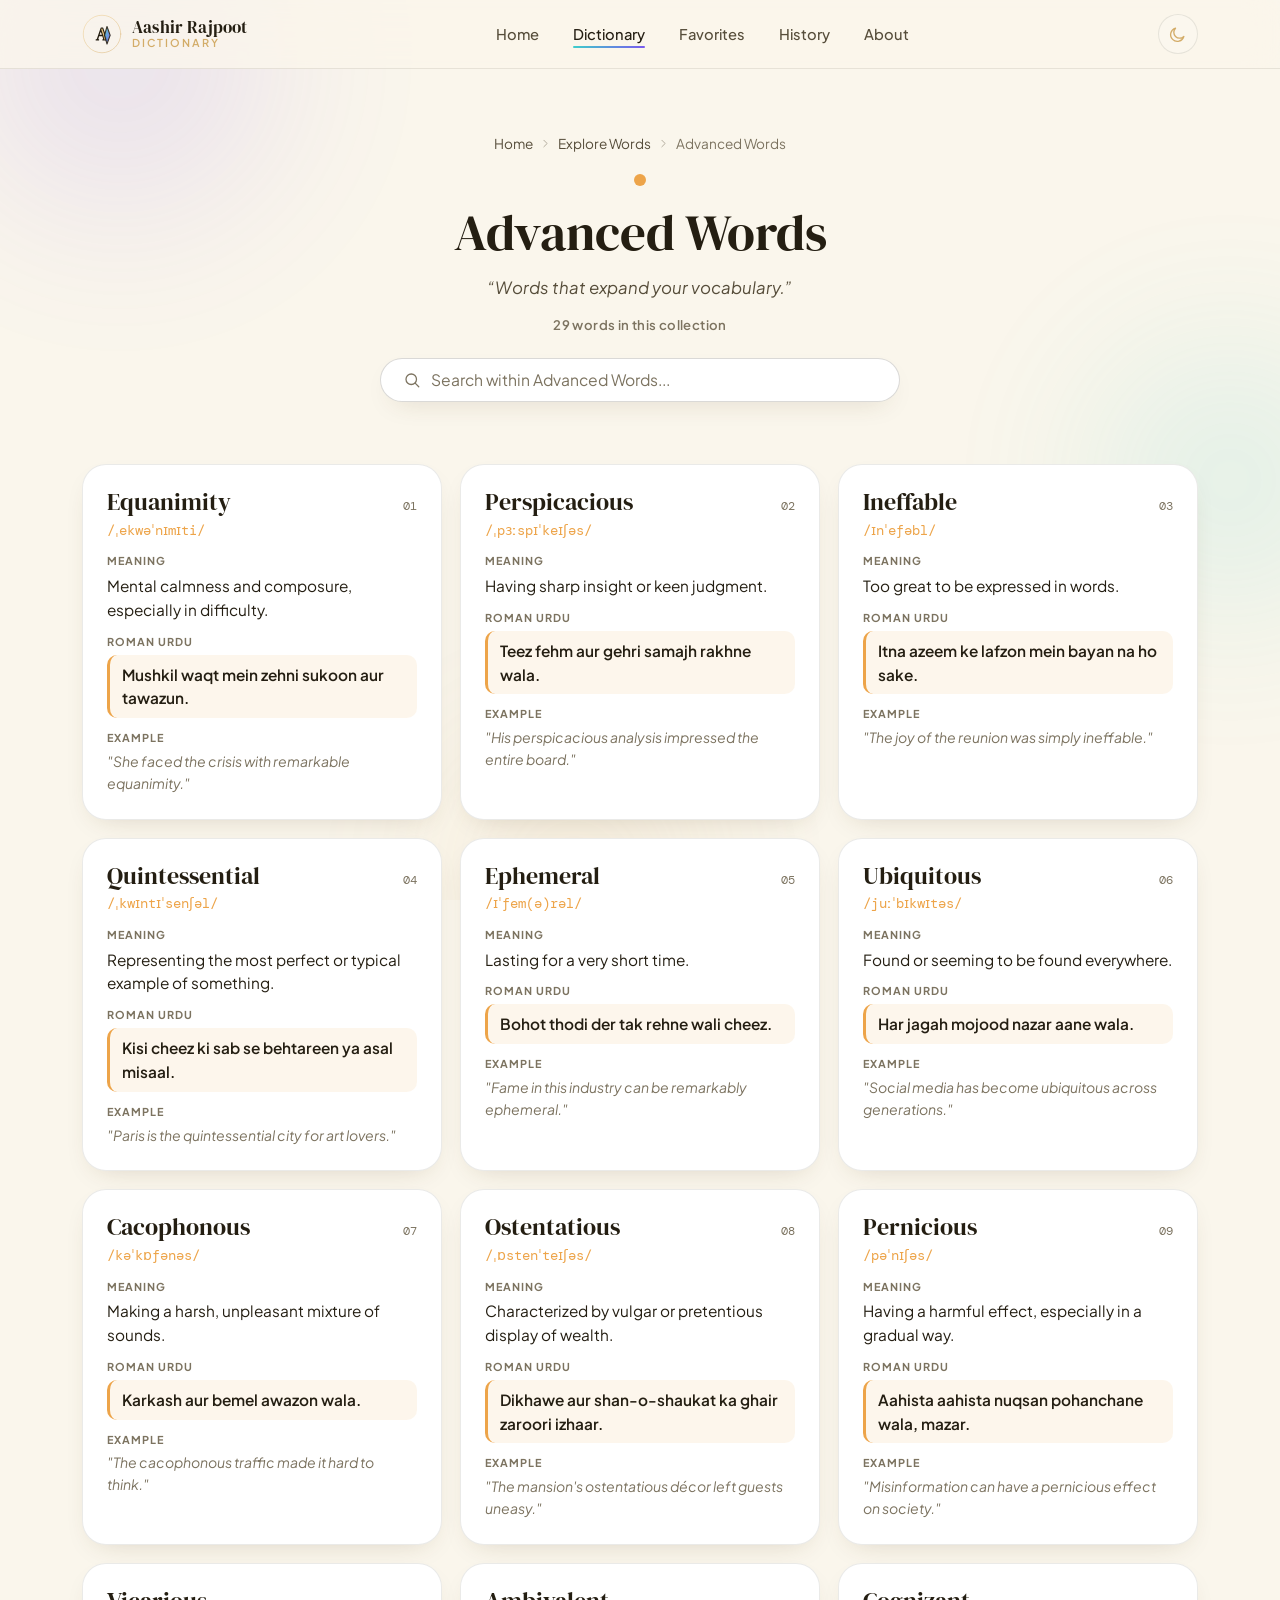
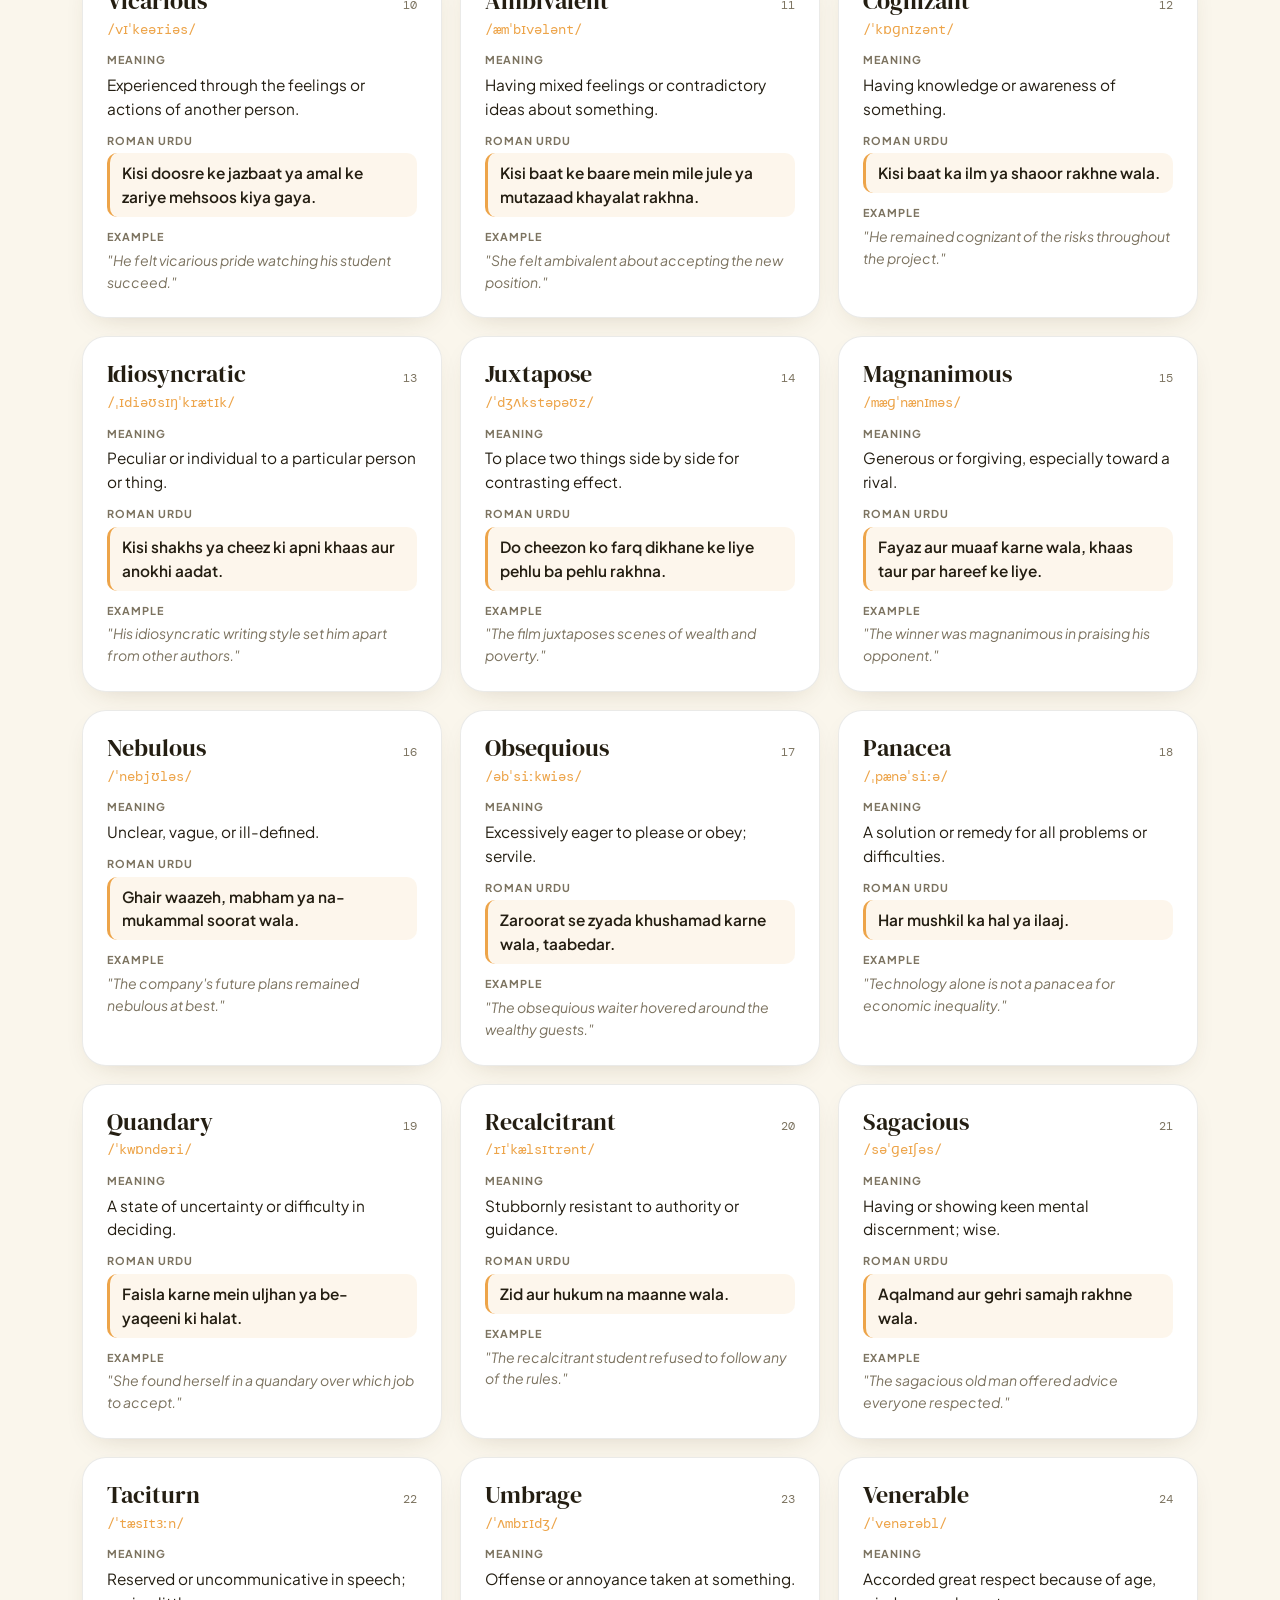
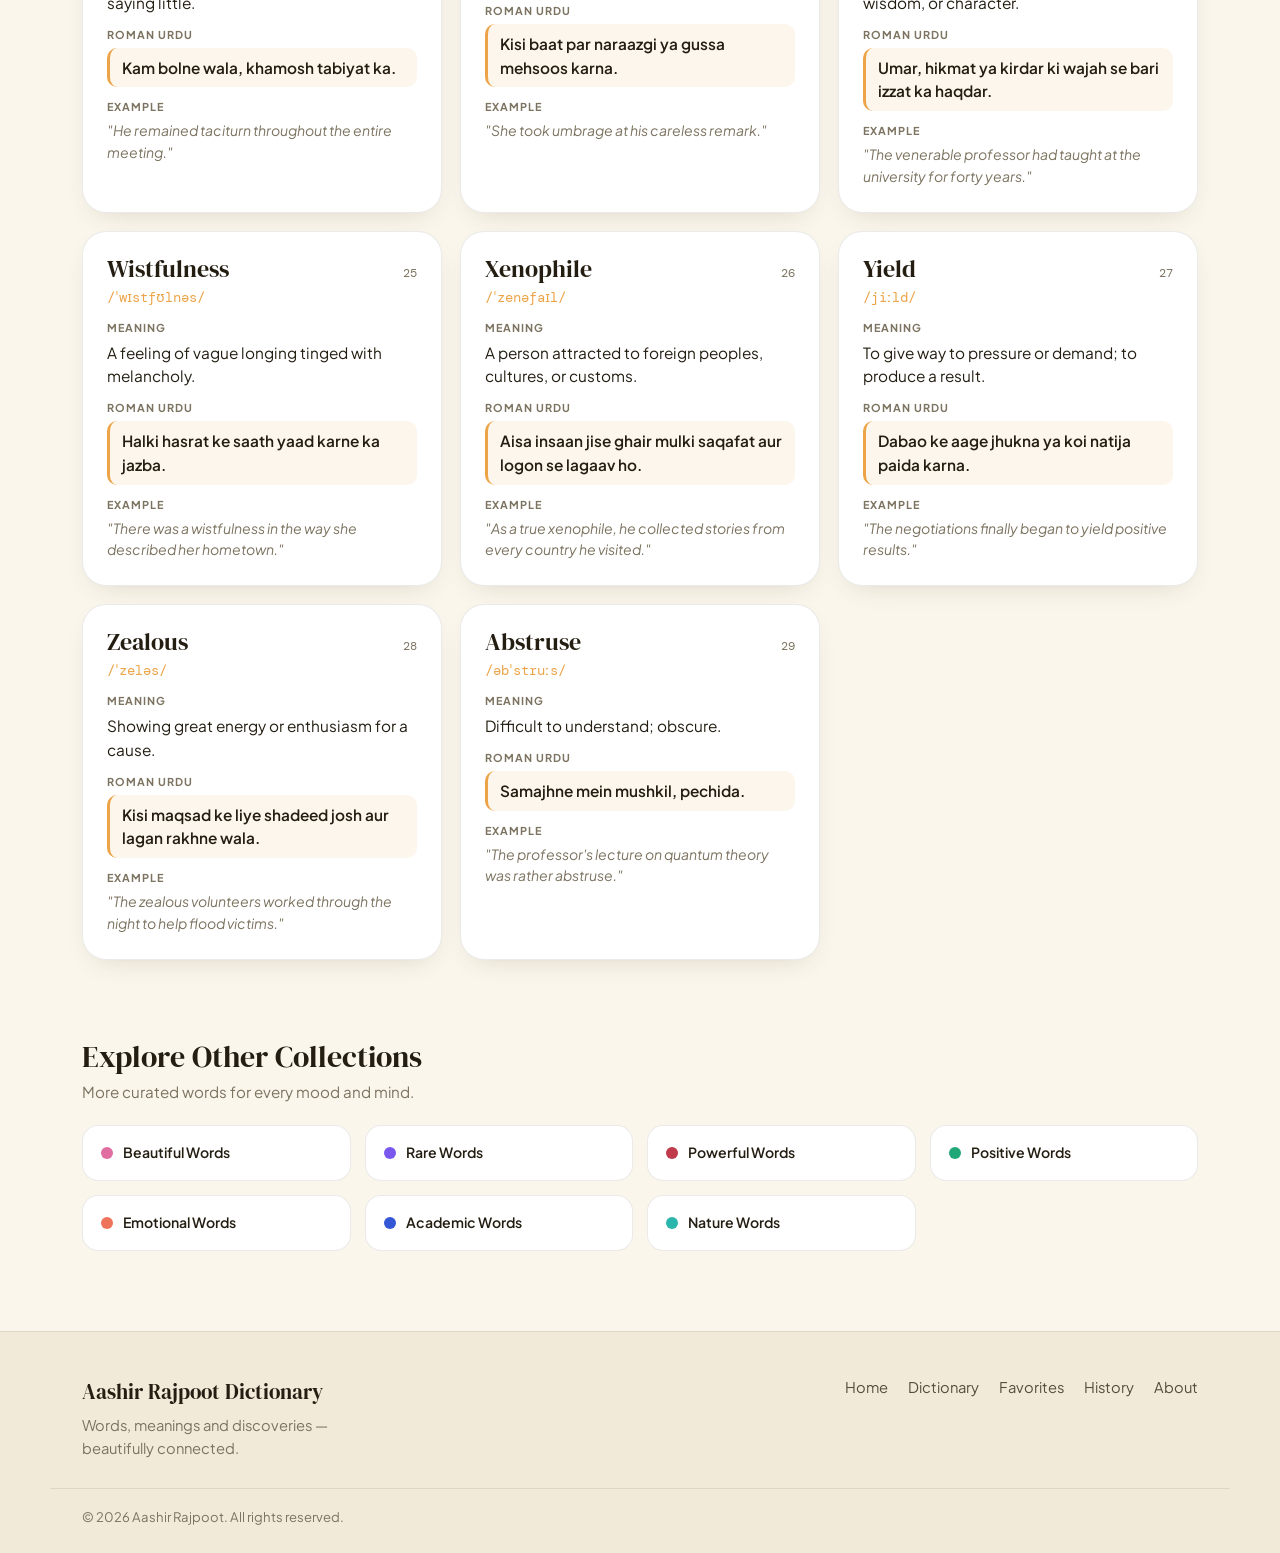
<file: advanced-words.html>
<!DOCTYPE html>
<html lang="en">
<head>
<meta charset="UTF-8">
<meta name="viewport" content="width=device-width, initial-scale=1.0">
<meta name="google-site-verification" content="vcy5GlYFLLbsczs7yb1c3dWlaX39c3kI9vy6ESObZO0" />
<title>Advanced Words — Aashir Dictionary</title>
<meta name="description" content="Words that expand your vocabulary. Explore 29+ advanced words with meanings, Roman Urdu translations and example sentences on Aashir Dictionary.">

<meta name="keywords" content="advanced English words, vocabulary building, Aashir Dictionary">
<link rel="canonical" href="https://aashir-rajpoot.github.io/Aashirrajpootdictionary/advanced-words.html">
<link rel="icon" href="favicon.ico" sizes="any">
<link rel="icon" type="image/png" sizes="16x16" href="favicon-16x16.png">
<link rel="icon" type="image/png" sizes="32x32" href="favicon-32x32.png">
<link rel="icon" type="image/png" sizes="192x192" href="favicon-192x192.png">
<link rel="apple-touch-icon" sizes="180x180" href="apple-touch-icon.png">
<link rel="manifest" href="site.webmanifest">
<meta name="theme-color" content="#080b15">


<link rel="preconnect" href="https://fonts.googleapis.com">
<link rel="preconnect" href="https://fonts.gstatic.com" crossorigin>
<link href="https://fonts.googleapis.com/css2?family=DM+Serif+Display:ital@0;1&family=Plus+Jakarta+Sans:ital,wght@0,400;0,500;0,600;0,700;0,800;1,400&family=DM+Mono:wght@400;500&display=swap" rel="stylesheet">

<link rel="stylesheet" href="style.css">

<meta property="og:type" content="article">
<meta property="og:site_name" content="Aashir Dictionary">
<meta property="og:locale" content="en_US">
<meta property="og:title" content="Advanced Words — Aashir Dictionary">
<meta property="og:description" content="Words that expand your vocabulary. Explore 29+ advanced words with meanings, Roman Urdu translations and example sentences on Aashir Dictionary.">
<meta property="og:url" content="https://aashir-rajpoot.github.io/Aashirrajpootdictionary/advanced-words.html">
<meta property="og:image" content="https://aashir-rajpoot.github.io/Aashirrajpootdictionary/social-preview.png">
<meta property="og:image:width" content="1200">
<meta property="og:image:height" content="630">
<meta name="twitter:card" content="summary_large_image">
<meta name="twitter:title" content="Advanced Words — Aashir Dictionary">
<meta name="twitter:description" content="Words that expand your vocabulary. Explore 29+ advanced words with meanings, Roman Urdu translations and example sentences on Aashir Dictionary.">
<meta name="twitter:image" content="https://aashir-rajpoot.github.io/Aashirrajpootdictionary/social-preview.png">

<script type="application/ld+json">
{
  "@context": "https://schema.org",
  "@type": "CollectionPage",
  "name": "Advanced Words — Aashir Dictionary",
  "url": "https://aashir-rajpoot.github.io/Aashirrajpootdictionary/advanced-words.html",
  "description": "Words that expand your vocabulary. Explore 29+ advanced words with meanings, Roman Urdu translations and example sentences on Aashir Dictionary.",
  "isPartOf": {
    "@type": "WebSite",
    "name": "Aashir Dictionary",
    "url": "https://aashir-rajpoot.github.io/Aashirrajpootdictionary/"
  },
  "breadcrumb": {
    "@type": "BreadcrumbList",
    "itemListElement": [
      { "@type": "ListItem", "position": 1, "name": "Home", "item": "https://aashir-rajpoot.github.io/Aashirrajpootdictionary/" },
      { "@type": "ListItem", "position": 2, "name": "Advanced Words", "item": "https://aashir-rajpoot.github.io/Aashirrajpootdictionary/advanced-words.html" }
    ]
  }
}
</script>
</head>
<body>

<div class="bg-decor" aria-hidden="true">
  <div class="orb orb-1"></div>
  <div class="orb orb-2"></div>
  <div class="orb orb-3"></div>
</div>

<a class="skip-link" href="#main">Skip to content</a>

<header class="site-header" id="top">
  <div class="header-inner">
    <a href="index.html" class="brand" aria-label="Aashir Rajpoot Dictionary, home">
      <span class="brand-mark" aria-hidden="true">
        <svg viewBox="0 0 64 64" width="40" height="40">
          <defs>
            <linearGradient id="markGrad" x1="0" y1="0" x2="1" y2="1">
              <stop offset="0%" stop-color="var(--gold-bright)"/>
              <stop offset="100%" stop-color="var(--gold)"/>
            </linearGradient>
            <linearGradient id="markGrad2" x1="0" y1="0" x2="1" y2="1">
              <stop offset="0%" stop-color="var(--turquoise)"/>
              <stop offset="100%" stop-color="var(--violet)"/>
            </linearGradient>
          </defs>
          <circle cx="32" cy="32" r="30" fill="none" stroke="url(#markGrad)" stroke-width="1.4" opacity="0.55"/>
          <text x="32" y="41" text-anchor="middle" font-family="DM Serif Display, serif" font-size="28" fill="url(#markGrad)">A</text>
          <path d="M40 20 L45 34 L40 48 L36 34 Z" fill="url(#markGrad2)" opacity="0.9"/>
        </svg>
      </span>
      <span class="brand-text">
        <span class="brand-name">Aashir Rajpoot</span>
        <span class="brand-sub">Dictionary</span>
      </span>
    </a>

    <nav class="main-nav" aria-label="Primary">
      <ul>
        <li><a href="index.html#top" class="nav-link" data-nav="top">Home</a></li>
        <li><a href="index.html#dictionary" class="nav-link active-nav" data-nav="dictionary">Dictionary</a></li>
        <li><a href="index.html#favorites" class="nav-link" data-nav="favorites">Favorites</a></li>
        <li><a href="index.html#history" class="nav-link" data-nav="history">History</a></li>
        <li><a href="index.html#about" class="nav-link" data-nav="about">About</a></li>
      </ul>
    </nav>

    <div class="header-actions">
      <button id="themeToggle" class="theme-toggle" type="button" aria-label="Switch to light mode" aria-pressed="false">
        <svg class="icon-sun" viewBox="0 0 24 24" width="19" height="19" aria-hidden="true"><circle cx="12" cy="12" r="4.4"/><g class="sun-rays"><line x1="12" y1="1.5" x2="12" y2="4.2"/><line x1="12" y1="19.8" x2="12" y2="22.5"/><line x1="1.5" y1="12" x2="4.2" y2="12"/><line x1="19.8" y1="12" x2="22.5" y2="12"/><line x1="4.4" y1="4.4" x2="6.3" y2="6.3"/><line x1="17.7" y1="17.7" x2="19.6" y2="19.6"/><line x1="4.4" y1="19.6" x2="6.3" y2="17.7"/><line x1="17.7" y1="6.3" x2="19.6" y2="4.4"/></g></svg>
        <svg class="icon-moon" viewBox="0 0 24 24" width="19" height="19" aria-hidden="true"><path d="M20 14.5A8.5 8.5 0 1 1 9.5 4a7 7 0 1 0 10.5 10.5Z"/></svg>
      </button>
      <button id="navToggle" class="nav-toggle" type="button" aria-label="Open menu" aria-expanded="false" aria-controls="mobileNav">
        <span></span><span></span><span></span>
      </button>
    </div>
  </div>

  <nav id="mobileNav" class="mobile-nav" aria-label="Mobile">
    <ul>
      <li><a href="index.html#top" class="nav-link" data-nav="top">Home</a></li>
      <li><a href="index.html#dictionary" class="nav-link" data-nav="dictionary">Dictionary</a></li>
      <li><a href="index.html#favorites" class="nav-link" data-nav="favorites">Favorites</a></li>
      <li><a href="index.html#history" class="nav-link" data-nav="history">History</a></li>
      <li><a href="index.html#about" class="nav-link" data-nav="about">About</a></li>
    </ul>
  </nav>
</header>

<main id="main">

  <section class="cat-hero" aria-labelledby="cat-heading" style="--cat-color:var(--amber)">
    <nav class="cat-breadcrumb" aria-label="Breadcrumb">
      <a href="index.html">Home</a>
      <svg viewBox="0 0 24 24" width="14" height="14" aria-hidden="true"><polyline points="9 6 15 12 9 18"/></svg>
      <a href="index.html#dictionary">Explore Words</a>
      <svg viewBox="0 0 24 24" width="14" height="14" aria-hidden="true"><polyline points="9 6 15 12 9 18"/></svg>
      <span>Advanced Words</span>
    </nav>
    <div class="category-dot"></div>
    <h1 id="cat-heading">Advanced Words</h1>
    <p class="cat-hero-sub">&ldquo;Words that expand your vocabulary.&rdquo;</p>
    <p class="cat-count" id="wordCount">29 words in this collection</p>

    <div class="cat-search-shell" style="--cat-color:var(--amber)">
      <svg class="search-icon" viewBox="0 0 24 24" width="18" height="18" aria-hidden="true"><circle cx="11" cy="11" r="7"/><line x1="21" y1="21" x2="16.2" y2="16.2"/></svg>
      <label for="catSearchInput" class="visually-hidden">Search Advanced Words</label>
      <input type="text" id="catSearchInput" class="cat-search-input" placeholder="Search within Advanced Words..." autocomplete="off" spellcheck="false">
      <button type="button" id="catSearchClear" class="cat-search-clear" aria-label="Clear search">
        <svg viewBox="0 0 24 24" width="14" height="14" aria-hidden="true"><line x1="5" y1="5" x2="19" y2="19"/><line x1="19" y1="5" x2="5" y2="19"/></svg>
      </button>
    </div>
  </section>

  <section class="cat-words-section" aria-label="Advanced Words">
    <div class="section-inner">
      <div class="word-grid" id="wordGrid" style="--cat-color:var(--amber)" aria-live="polite"></div>
    </div>
  </section>

  <section class="other-cats-section" aria-label="Other categories">
    <div class="section-inner">
      <div class="block-heading">
        <h2>Explore Other Collections</h2>
        <p>More curated words for every mood and mind.</p>
      </div>
      <div class="other-cats-grid">
        <a class="other-cat-card" href="beautiful-words.html" style="--cat-color:var(--pink)"><span class="category-dot"></span><span>Beautiful Words</span></a>
        <a class="other-cat-card" href="rare-words.html" style="--cat-color:var(--violet)"><span class="category-dot"></span><span>Rare Words</span></a>
        <a class="other-cat-card" href="powerful-words.html" style="--cat-color:var(--crimson)"><span class="category-dot"></span><span>Powerful Words</span></a>
        <a class="other-cat-card" href="positive-words.html" style="--cat-color:var(--emerald)"><span class="category-dot"></span><span>Positive Words</span></a>
        <a class="other-cat-card" href="emotional-words.html" style="--cat-color:var(--coral)"><span class="category-dot"></span><span>Emotional Words</span></a>
        <a class="other-cat-card" href="academic-words.html" style="--cat-color:var(--royal-blue)"><span class="category-dot"></span><span>Academic Words</span></a>
        <a class="other-cat-card" href="nature-words.html" style="--cat-color:var(--teal)"><span class="category-dot"></span><span>Nature Words</span></a>
      </div>
    </div>
  </section>

</main>

<footer class="site-footer">
  <div class="section-inner footer-inner">
    <div class="footer-brand">
      <p class="footer-title">Aashir Rajpoot Dictionary</p>
      <p class="footer-tag">Words, meanings and discoveries — beautifully connected.</p>
    </div>
    <nav class="footer-nav" aria-label="Footer">
      <a href="index.html#top">Home</a>
      <a href="index.html#dictionary">Dictionary</a>
      <a href="index.html#favorites">Favorites</a>
      <a href="index.html#history">History</a>
      <a href="index.html#about">About</a>
    </nav>
  </div>
  <div class="section-inner footer-bottom">
    <p>&copy; 2026 Aashir Rajpoot. All rights reserved.</p>
  </div>
</footer>

<script>
  window.CATEGORY_INFO = { name: "Advanced Words", slug: "advanced-words", color: "var(--amber)", desc: "Words that expand your vocabulary." };
  window.WORDS = [
    { word: "Equanimity", phonetic: "/ˌekwəˈnɪmɪti/", meaning: "Mental calmness and composure, especially in difficulty.", urdu: "Mushkil waqt mein zehni sukoon aur tawazun.", example: "She faced the crisis with remarkable equanimity." },
    { word: "Perspicacious", phonetic: "/ˌpɜːspɪˈkeɪʃəs/", meaning: "Having sharp insight or keen judgment.", urdu: "Teez fehm aur gehri samajh rakhne wala.", example: "His perspicacious analysis impressed the entire board." },
    { word: "Ineffable", phonetic: "/ɪnˈefəbl/", meaning: "Too great to be expressed in words.", urdu: "Itna azeem ke lafzon mein bayan na ho sake.", example: "The joy of the reunion was simply ineffable." },
    { word: "Quintessential", phonetic: "/ˌkwɪntɪˈsenʃəl/", meaning: "Representing the most perfect or typical example of something.", urdu: "Kisi cheez ki sab se behtareen ya asal misaal.", example: "Paris is the quintessential city for art lovers." },
    { word: "Ephemeral", phonetic: "/ɪˈfem(ə)rəl/", meaning: "Lasting for a very short time.", urdu: "Bohot thodi der tak rehne wali cheez.", example: "Fame in this industry can be remarkably ephemeral." },
    { word: "Ubiquitous", phonetic: "/juːˈbɪkwɪtəs/", meaning: "Found or seeming to be found everywhere.", urdu: "Har jagah mojood nazar aane wala.", example: "Social media has become ubiquitous across generations." },
    { word: "Cacophonous", phonetic: "/kəˈkɒfənəs/", meaning: "Making a harsh, unpleasant mixture of sounds.", urdu: "Karkash aur bemel awazon wala.", example: "The cacophonous traffic made it hard to think." },
    { word: "Ostentatious", phonetic: "/ˌɒstenˈteɪʃəs/", meaning: "Characterized by vulgar or pretentious display of wealth.", urdu: "Dikhawe aur shan-o-shaukat ka ghair zaroori izhaar.", example: "The mansion's ostentatious décor left guests uneasy." },
    { word: "Pernicious", phonetic: "/pəˈnɪʃəs/", meaning: "Having a harmful effect, especially in a gradual way.", urdu: "Aahista aahista nuqsan pohanchane wala, mazar.", example: "Misinformation can have a pernicious effect on society." },
    { word: "Vicarious", phonetic: "/vɪˈkeəriəs/", meaning: "Experienced through the feelings or actions of another person.", urdu: "Kisi doosre ke jazbaat ya amal ke zariye mehsoos kiya gaya.", example: "He felt vicarious pride watching his student succeed." },
    { word: "Ambivalent", phonetic: "/æmˈbɪvələnt/", meaning: "Having mixed feelings or contradictory ideas about something.", urdu: "Kisi baat ke baare mein mile jule ya mutazaad khayalat rakhna.", example: "She felt ambivalent about accepting the new position." },
    { word: "Cognizant", phonetic: "/ˈkɒɡnɪzənt/", meaning: "Having knowledge or awareness of something.", urdu: "Kisi baat ka ilm ya shaoor rakhne wala.", example: "He remained cognizant of the risks throughout the project." },
    { word: "Idiosyncratic", phonetic: "/ˌɪdiəʊsɪŋˈkrætɪk/", meaning: "Peculiar or individual to a particular person or thing.", urdu: "Kisi shakhs ya cheez ki apni khaas aur anokhi aadat.", example: "His idiosyncratic writing style set him apart from other authors." },
    { word: "Juxtapose", phonetic: "/ˈdʒʌkstəpəʊz/", meaning: "To place two things side by side for contrasting effect.", urdu: "Do cheezon ko farq dikhane ke liye pehlu ba pehlu rakhna.", example: "The film juxtaposes scenes of wealth and poverty." },
    { word: "Magnanimous", phonetic: "/mæɡˈnænɪməs/", meaning: "Generous or forgiving, especially toward a rival.", urdu: "Fayaz aur muaaf karne wala, khaas taur par hareef ke liye.", example: "The winner was magnanimous in praising his opponent." },
    { word: "Nebulous", phonetic: "/ˈnebjʊləs/", meaning: "Unclear, vague, or ill-defined.", urdu: "Ghair waazeh, mabham ya na-mukammal soorat wala.", example: "The company's future plans remained nebulous at best." },
    { word: "Obsequious", phonetic: "/əbˈsiːkwiəs/", meaning: "Excessively eager to please or obey; servile.", urdu: "Zaroorat se zyada khushamad karne wala, taabedar.", example: "The obsequious waiter hovered around the wealthy guests." },
    { word: "Panacea", phonetic: "/ˌpænəˈsiːə/", meaning: "A solution or remedy for all problems or difficulties.", urdu: "Har mushkil ka hal ya ilaaj.", example: "Technology alone is not a panacea for economic inequality." },
    { word: "Quandary", phonetic: "/ˈkwɒndəri/", meaning: "A state of uncertainty or difficulty in deciding.", urdu: "Faisla karne mein uljhan ya be-yaqeeni ki halat.", example: "She found herself in a quandary over which job to accept." },
    { word: "Recalcitrant", phonetic: "/rɪˈkælsɪtrənt/", meaning: "Stubbornly resistant to authority or guidance.", urdu: "Zid aur hukum na maanne wala.", example: "The recalcitrant student refused to follow any of the rules." },
    { word: "Sagacious", phonetic: "/səˈɡeɪʃəs/", meaning: "Having or showing keen mental discernment; wise.", urdu: "Aqalmand aur gehri samajh rakhne wala.", example: "The sagacious old man offered advice everyone respected." },
    { word: "Taciturn", phonetic: "/ˈtæsɪtɜːn/", meaning: "Reserved or uncommunicative in speech; saying little.", urdu: "Kam bolne wala, khamosh tabiyat ka.", example: "He remained taciturn throughout the entire meeting." },
    { word: "Umbrage", phonetic: "/ˈʌmbrɪdʒ/", meaning: "Offense or annoyance taken at something.", urdu: "Kisi baat par naraazgi ya gussa mehsoos karna.", example: "She took umbrage at his careless remark." },
    { word: "Venerable", phonetic: "/ˈvenərəbl/", meaning: "Accorded great respect because of age, wisdom, or character.", urdu: "Umar, hikmat ya kirdar ki wajah se bari izzat ka haqdar.", example: "The venerable professor had taught at the university for forty years." },
    { word: "Wistfulness", phonetic: "/ˈwɪstfʊlnəs/", meaning: "A feeling of vague longing tinged with melancholy.", urdu: "Halki hasrat ke saath yaad karne ka jazba.", example: "There was a wistfulness in the way she described her hometown." },
    { word: "Xenophile", phonetic: "/ˈzenəfaɪl/", meaning: "A person attracted to foreign peoples, cultures, or customs.", urdu: "Aisa insaan jise ghair mulki saqafat aur logon se lagaav ho.", example: "As a true xenophile, he collected stories from every country he visited." },
    { word: "Yield", phonetic: "/jiːld/", meaning: "To give way to pressure or demand; to produce a result.", urdu: "Dabao ke aage jhukna ya koi natija paida karna.", example: "The negotiations finally began to yield positive results." },
    { word: "Zealous", phonetic: "/ˈzeləs/", meaning: "Showing great energy or enthusiasm for a cause.", urdu: "Kisi maqsad ke liye shadeed josh aur lagan rakhne wala.", example: "The zealous volunteers worked through the night to help flood victims." },
    { word: "Abstruse", phonetic: "/əbˈstruːs/", meaning: "Difficult to understand; obscure.", urdu: "Samajhne mein mushkil, pechida.", example: "The professor's lecture on quantum theory was rather abstruse." }
  ];
</script>
<script src="category-page.js"></script>
</body>
</html>
</file>
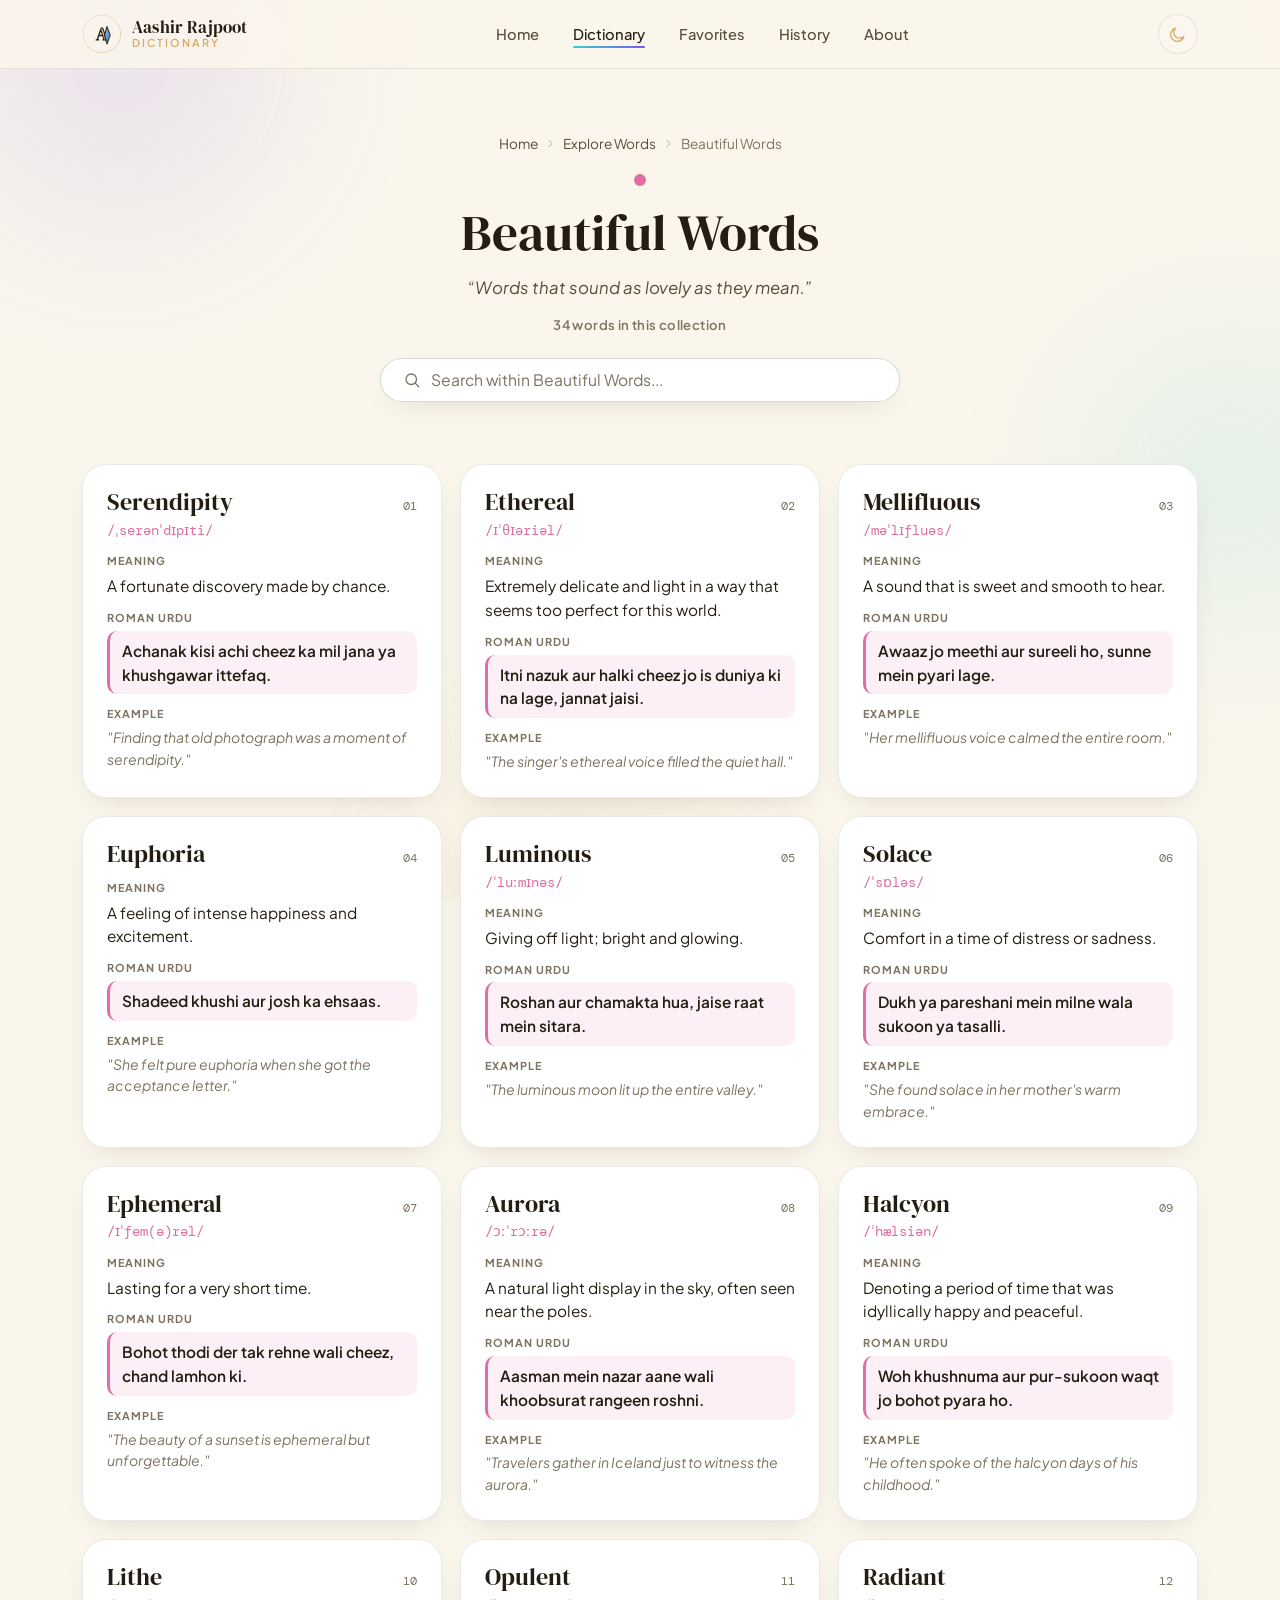
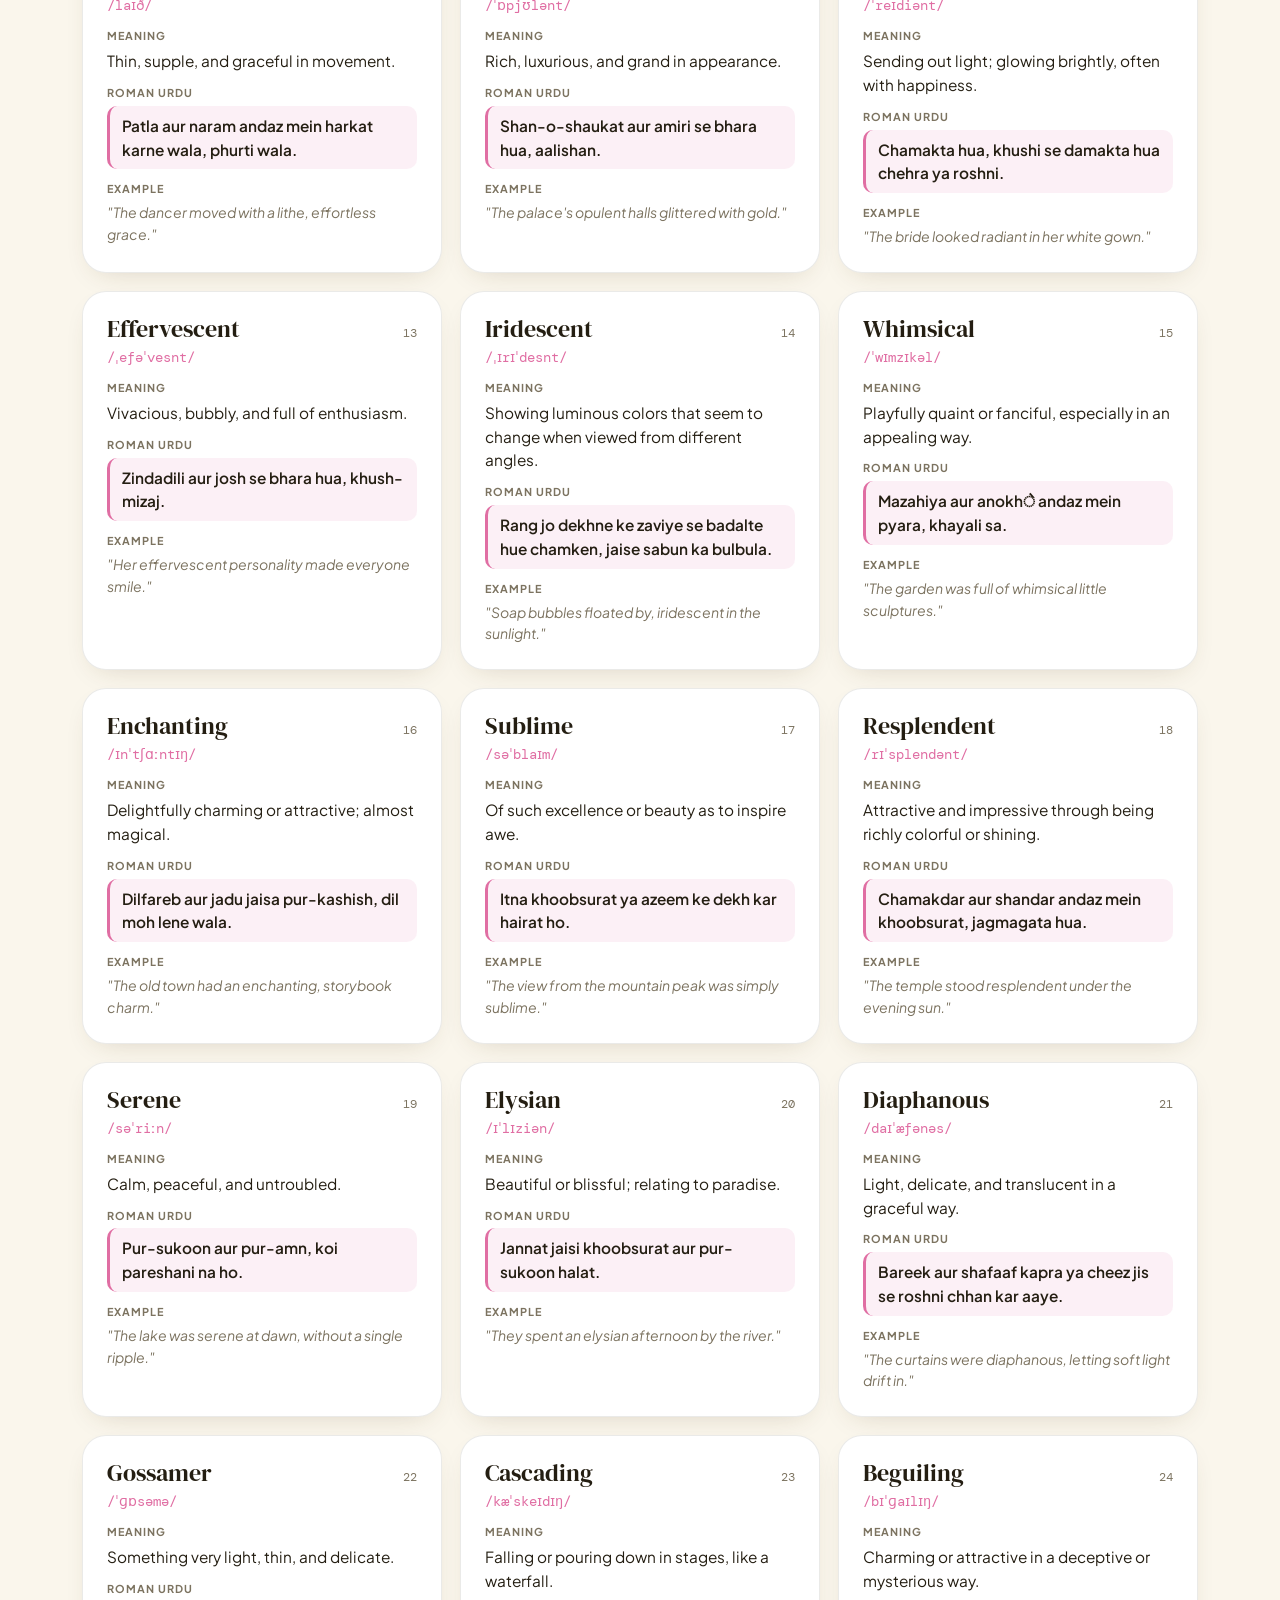
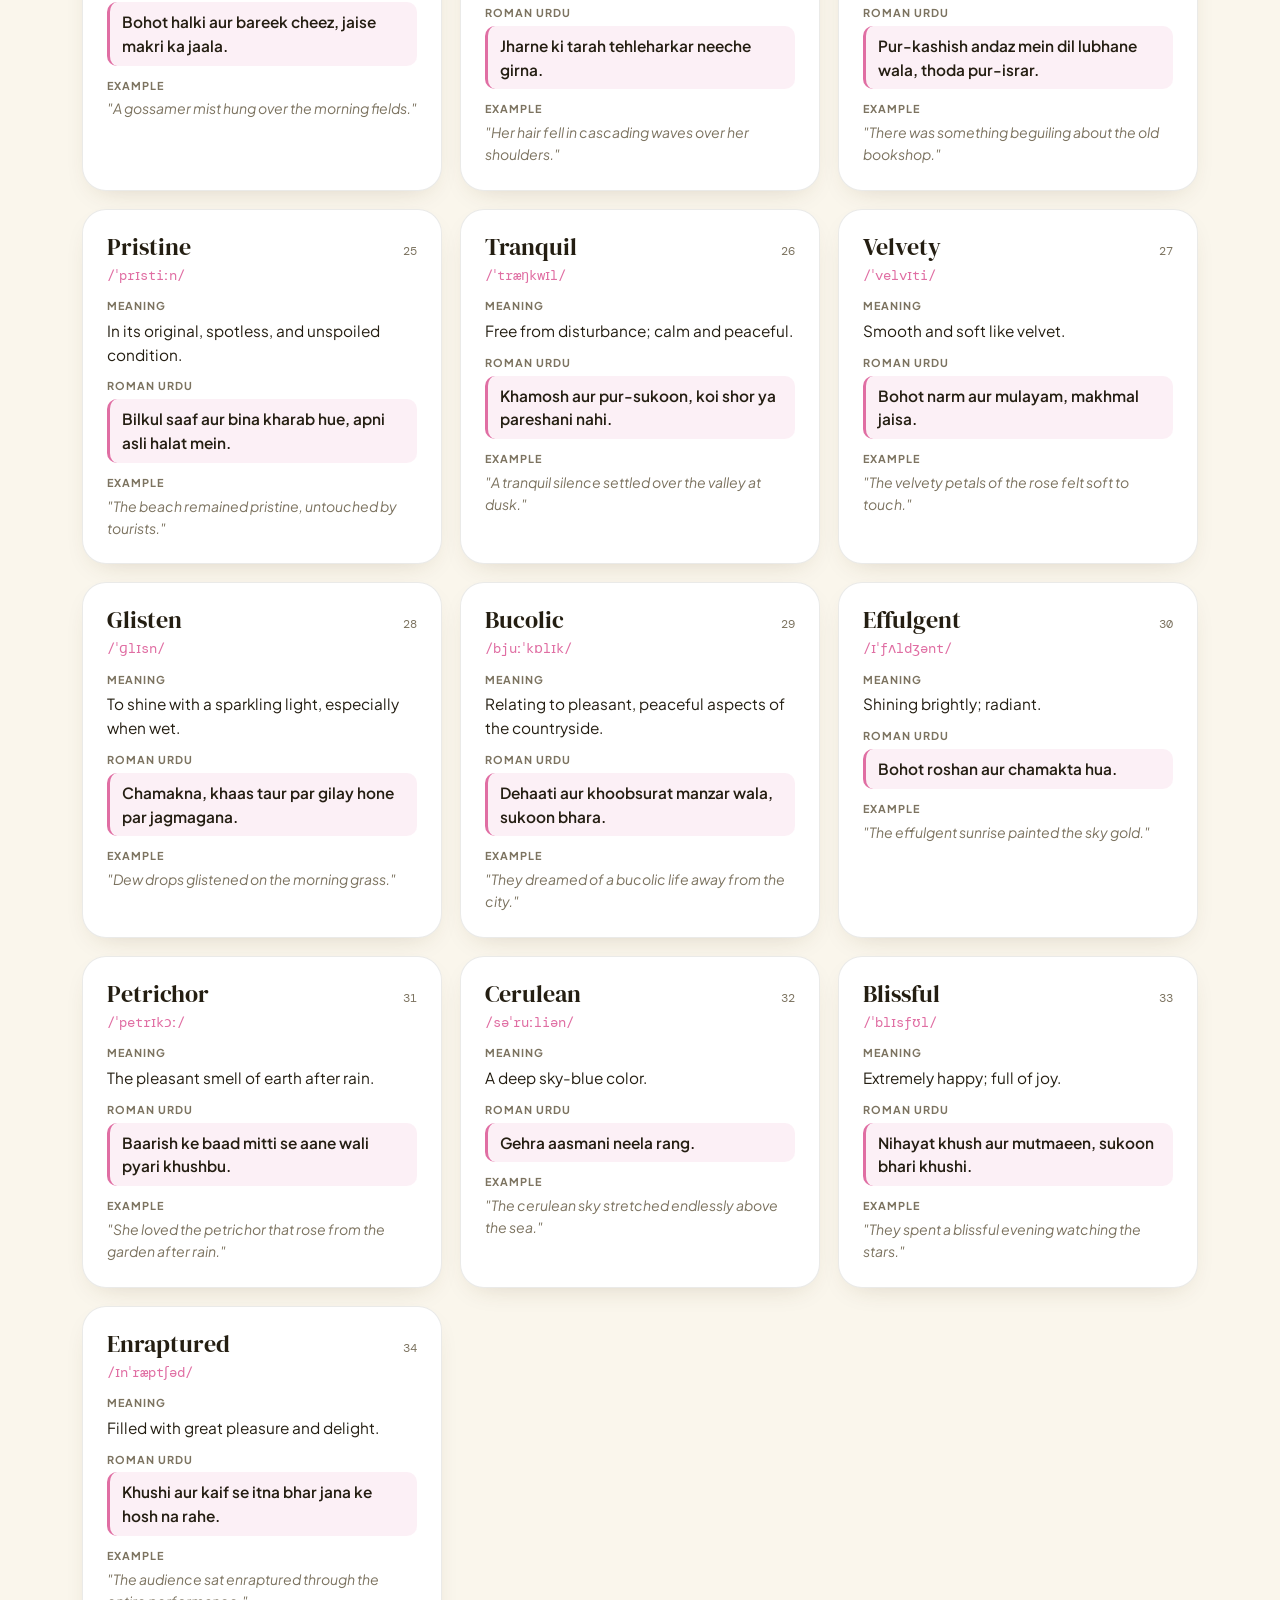
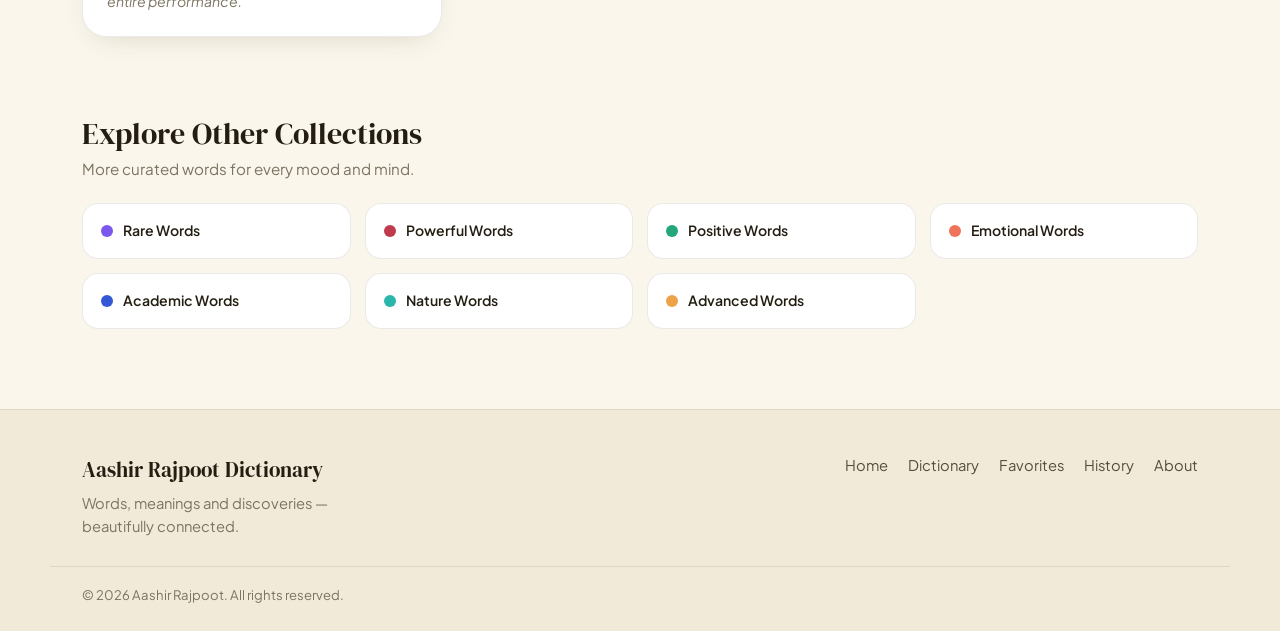
<file: beautiful-words.html>
<!DOCTYPE html>
<html lang="en">
<head>
<meta charset="UTF-8">
<meta name="viewport" content="width=device-width, initial-scale=1.0">
<meta name="google-site-verification" content="vcy5GlYFLLbsczs7yb1c3dWlaX39c3kI9vy6ESObZO0" />
<title>Beautiful Words — Aashir Dictionary</title>
<meta name="description" content="Words that sound as lovely as they mean. Explore 34+ beautiful words with meanings, Roman Urdu translations and example sentences on Aashir Dictionary.">

<meta name="keywords" content="beautiful English words, aesthetic words, Aashir Dictionary, beautiful words with meaning">
<link rel="canonical" href="https://aashir-rajpoot.github.io/Aashirrajpootdictionary/beautiful-words.html">
<link rel="icon" href="favicon.ico" sizes="any">
<link rel="icon" type="image/png" sizes="16x16" href="favicon-16x16.png">
<link rel="icon" type="image/png" sizes="32x32" href="favicon-32x32.png">
<link rel="icon" type="image/png" sizes="192x192" href="favicon-192x192.png">
<link rel="apple-touch-icon" sizes="180x180" href="apple-touch-icon.png">
<link rel="manifest" href="site.webmanifest">
<meta name="theme-color" content="#080b15">


<link rel="preconnect" href="https://fonts.googleapis.com">
<link rel="preconnect" href="https://fonts.gstatic.com" crossorigin>
<link href="https://fonts.googleapis.com/css2?family=DM+Serif+Display:ital@0;1&family=Plus+Jakarta+Sans:ital,wght@0,400;0,500;0,600;0,700;0,800;1,400&family=DM+Mono:wght@400;500&display=swap" rel="stylesheet">

<link rel="stylesheet" href="style.css">

<meta property="og:type" content="article">
<meta property="og:site_name" content="Aashir Dictionary">
<meta property="og:locale" content="en_US">
<meta property="og:title" content="Beautiful Words — Aashir Dictionary">
<meta property="og:description" content="Words that sound as lovely as they mean. Explore 34+ beautiful words with meanings, Roman Urdu translations and example sentences on Aashir Dictionary.">
<meta property="og:url" content="https://aashir-rajpoot.github.io/Aashirrajpootdictionary/beautiful-words.html">
<meta property="og:image" content="https://aashir-rajpoot.github.io/Aashirrajpootdictionary/social-preview.png">
<meta property="og:image:width" content="1200">
<meta property="og:image:height" content="630">
<meta name="twitter:card" content="summary_large_image">
<meta name="twitter:title" content="Beautiful Words — Aashir Dictionary">
<meta name="twitter:description" content="Words that sound as lovely as they mean. Explore 34+ beautiful words with meanings, Roman Urdu translations and example sentences on Aashir Dictionary.">
<meta name="twitter:image" content="https://aashir-rajpoot.github.io/Aashirrajpootdictionary/social-preview.png">

<script type="application/ld+json">
{
  "@context": "https://schema.org",
  "@type": "CollectionPage",
  "name": "Beautiful Words — Aashir Dictionary",
  "url": "https://aashir-rajpoot.github.io/Aashirrajpootdictionary/beautiful-words.html",
  "description": "Words that sound as lovely as they mean. Explore 34+ beautiful words with meanings, Roman Urdu translations and example sentences on Aashir Dictionary.",
  "isPartOf": {
    "@type": "WebSite",
    "name": "Aashir Dictionary",
    "url": "https://aashir-rajpoot.github.io/Aashirrajpootdictionary/"
  },
  "breadcrumb": {
    "@type": "BreadcrumbList",
    "itemListElement": [
      { "@type": "ListItem", "position": 1, "name": "Home", "item": "https://aashir-rajpoot.github.io/Aashirrajpootdictionary/" },
      { "@type": "ListItem", "position": 2, "name": "Beautiful Words", "item": "https://aashir-rajpoot.github.io/Aashirrajpootdictionary/beautiful-words.html" }
    ]
  }
}
</script>
</head>
<body>

<div class="bg-decor" aria-hidden="true">
  <div class="orb orb-1"></div>
  <div class="orb orb-2"></div>
  <div class="orb orb-3"></div>
</div>

<a class="skip-link" href="#main">Skip to content</a>

<header class="site-header" id="top">
  <div class="header-inner">
    <a href="index.html" class="brand" aria-label="Aashir Rajpoot Dictionary, home">
      <span class="brand-mark" aria-hidden="true">
        <svg viewBox="0 0 64 64" width="40" height="40">
          <defs>
            <linearGradient id="markGrad" x1="0" y1="0" x2="1" y2="1">
              <stop offset="0%" stop-color="var(--gold-bright)"/>
              <stop offset="100%" stop-color="var(--gold)"/>
            </linearGradient>
            <linearGradient id="markGrad2" x1="0" y1="0" x2="1" y2="1">
              <stop offset="0%" stop-color="var(--turquoise)"/>
              <stop offset="100%" stop-color="var(--violet)"/>
            </linearGradient>
          </defs>
          <circle cx="32" cy="32" r="30" fill="none" stroke="url(#markGrad)" stroke-width="1.4" opacity="0.55"/>
          <text x="32" y="41" text-anchor="middle" font-family="DM Serif Display, serif" font-size="28" fill="url(#markGrad)">A</text>
          <path d="M40 20 L45 34 L40 48 L36 34 Z" fill="url(#markGrad2)" opacity="0.9"/>
        </svg>
      </span>
      <span class="brand-text">
        <span class="brand-name">Aashir Rajpoot</span>
        <span class="brand-sub">Dictionary</span>
      </span>
    </a>

    <nav class="main-nav" aria-label="Primary">
      <ul>
        <li><a href="index.html#top" class="nav-link" data-nav="top">Home</a></li>
        <li><a href="index.html#dictionary" class="nav-link active-nav" data-nav="dictionary">Dictionary</a></li>
        <li><a href="index.html#favorites" class="nav-link" data-nav="favorites">Favorites</a></li>
        <li><a href="index.html#history" class="nav-link" data-nav="history">History</a></li>
        <li><a href="index.html#about" class="nav-link" data-nav="about">About</a></li>
      </ul>
    </nav>

    <div class="header-actions">
      <button id="themeToggle" class="theme-toggle" type="button" aria-label="Switch to light mode" aria-pressed="false">
        <svg class="icon-sun" viewBox="0 0 24 24" width="19" height="19" aria-hidden="true"><circle cx="12" cy="12" r="4.4"/><g class="sun-rays"><line x1="12" y1="1.5" x2="12" y2="4.2"/><line x1="12" y1="19.8" x2="12" y2="22.5"/><line x1="1.5" y1="12" x2="4.2" y2="12"/><line x1="19.8" y1="12" x2="22.5" y2="12"/><line x1="4.4" y1="4.4" x2="6.3" y2="6.3"/><line x1="17.7" y1="17.7" x2="19.6" y2="19.6"/><line x1="4.4" y1="19.6" x2="6.3" y2="17.7"/><line x1="17.7" y1="6.3" x2="19.6" y2="4.4"/></g></svg>
        <svg class="icon-moon" viewBox="0 0 24 24" width="19" height="19" aria-hidden="true"><path d="M20 14.5A8.5 8.5 0 1 1 9.5 4a7 7 0 1 0 10.5 10.5Z"/></svg>
      </button>
      <button id="navToggle" class="nav-toggle" type="button" aria-label="Open menu" aria-expanded="false" aria-controls="mobileNav">
        <span></span><span></span><span></span>
      </button>
    </div>
  </div>

  <nav id="mobileNav" class="mobile-nav" aria-label="Mobile">
    <ul>
      <li><a href="index.html#top" class="nav-link" data-nav="top">Home</a></li>
      <li><a href="index.html#dictionary" class="nav-link" data-nav="dictionary">Dictionary</a></li>
      <li><a href="index.html#favorites" class="nav-link" data-nav="favorites">Favorites</a></li>
      <li><a href="index.html#history" class="nav-link" data-nav="history">History</a></li>
      <li><a href="index.html#about" class="nav-link" data-nav="about">About</a></li>
    </ul>
  </nav>
</header>

<main id="main">

  <section class="cat-hero" aria-labelledby="cat-heading" style="--cat-color:var(--pink)">
    <nav class="cat-breadcrumb" aria-label="Breadcrumb">
      <a href="index.html">Home</a>
      <svg viewBox="0 0 24 24" width="14" height="14" aria-hidden="true"><polyline points="9 6 15 12 9 18"/></svg>
      <a href="index.html#dictionary">Explore Words</a>
      <svg viewBox="0 0 24 24" width="14" height="14" aria-hidden="true"><polyline points="9 6 15 12 9 18"/></svg>
      <span>Beautiful Words</span>
    </nav>
    <div class="category-dot"></div>
    <h1 id="cat-heading">Beautiful Words</h1>
    <p class="cat-hero-sub">&ldquo;Words that sound as lovely as they mean.&rdquo;</p>
    <p class="cat-count" id="wordCount">34 words in this collection</p>

    <div class="cat-search-shell" style="--cat-color:var(--pink)">
      <svg class="search-icon" viewBox="0 0 24 24" width="18" height="18" aria-hidden="true"><circle cx="11" cy="11" r="7"/><line x1="21" y1="21" x2="16.2" y2="16.2"/></svg>
      <label for="catSearchInput" class="visually-hidden">Search Beautiful Words</label>
      <input type="text" id="catSearchInput" class="cat-search-input" placeholder="Search within Beautiful Words..." autocomplete="off" spellcheck="false">
      <button type="button" id="catSearchClear" class="cat-search-clear" aria-label="Clear search">
        <svg viewBox="0 0 24 24" width="14" height="14" aria-hidden="true"><line x1="5" y1="5" x2="19" y2="19"/><line x1="19" y1="5" x2="5" y2="19"/></svg>
      </button>
    </div>
  </section>

  <section class="cat-words-section" aria-label="Beautiful Words">
    <div class="section-inner">
      <div class="word-grid" id="wordGrid" style="--cat-color:var(--pink)" aria-live="polite"></div>
    </div>
  </section>

  <section class="other-cats-section" aria-label="Other categories">
    <div class="section-inner">
      <div class="block-heading">
        <h2>Explore Other Collections</h2>
        <p>More curated words for every mood and mind.</p>
      </div>
      <div class="other-cats-grid">
        <a class="other-cat-card" href="rare-words.html" style="--cat-color:var(--violet)"><span class="category-dot"></span><span>Rare Words</span></a>
        <a class="other-cat-card" href="powerful-words.html" style="--cat-color:var(--crimson)"><span class="category-dot"></span><span>Powerful Words</span></a>
        <a class="other-cat-card" href="positive-words.html" style="--cat-color:var(--emerald)"><span class="category-dot"></span><span>Positive Words</span></a>
        <a class="other-cat-card" href="emotional-words.html" style="--cat-color:var(--coral)"><span class="category-dot"></span><span>Emotional Words</span></a>
        <a class="other-cat-card" href="academic-words.html" style="--cat-color:var(--royal-blue)"><span class="category-dot"></span><span>Academic Words</span></a>
        <a class="other-cat-card" href="nature-words.html" style="--cat-color:var(--teal)"><span class="category-dot"></span><span>Nature Words</span></a>
        <a class="other-cat-card" href="advanced-words.html" style="--cat-color:var(--amber)"><span class="category-dot"></span><span>Advanced Words</span></a>
      </div>
    </div>
  </section>

</main>

<footer class="site-footer">
  <div class="section-inner footer-inner">
    <div class="footer-brand">
      <p class="footer-title">Aashir Rajpoot Dictionary</p>
      <p class="footer-tag">Words, meanings and discoveries — beautifully connected.</p>
    </div>
    <nav class="footer-nav" aria-label="Footer">
      <a href="index.html#top">Home</a>
      <a href="index.html#dictionary">Dictionary</a>
      <a href="index.html#favorites">Favorites</a>
      <a href="index.html#history">History</a>
      <a href="index.html#about">About</a>
    </nav>
  </div>
  <div class="section-inner footer-bottom">
    <p>&copy; 2026 Aashir Rajpoot. All rights reserved.</p>
  </div>
</footer>

<script>
  window.CATEGORY_INFO = { name: "Beautiful Words", slug: "beautiful-words", color: "var(--pink)", desc: "Words that sound as lovely as they mean." };
  window.WORDS = [
    { word: "Serendipity", phonetic: "/ˌserənˈdɪpɪti/", meaning: "A fortunate discovery made by chance.", urdu: "Achanak kisi achi cheez ka mil jana ya khushgawar ittefaq.", example: "Finding that old photograph was a moment of serendipity." },
    { word: "Ethereal", phonetic: "/ɪˈθɪəriəl/", meaning: "Extremely delicate and light in a way that seems too perfect for this world.", urdu: "Itni nazuk aur halki cheez jo is duniya ki na lage, jannat jaisi.", example: "The singer's ethereal voice filled the quiet hall." },
    { word: "Mellifluous", phonetic: "/məˈlɪfluəs/", meaning: "A sound that is sweet and smooth to hear.", urdu: "Awaaz jo meethi aur sureeli ho, sunne mein pyari lage.", example: "Her mellifluous voice calmed the entire room." },
    { word: "Euphoria", phonetic: null, meaning: "A feeling of intense happiness and excitement.", urdu: "Shadeed khushi aur josh ka ehsaas.", example: "She felt pure euphoria when she got the acceptance letter." },
    { word: "Luminous", phonetic: "/ˈluːmɪnəs/", meaning: "Giving off light; bright and glowing.", urdu: "Roshan aur chamakta hua, jaise raat mein sitara.", example: "The luminous moon lit up the entire valley." },
    { word: "Solace", phonetic: "/ˈsɒləs/", meaning: "Comfort in a time of distress or sadness.", urdu: "Dukh ya pareshani mein milne wala sukoon ya tasalli.", example: "She found solace in her mother's warm embrace." },
    { word: "Ephemeral", phonetic: "/ɪˈfem(ə)rəl/", meaning: "Lasting for a very short time.", urdu: "Bohot thodi der tak rehne wali cheez, chand lamhon ki.", example: "The beauty of a sunset is ephemeral but unforgettable." },
    { word: "Aurora", phonetic: "/ɔːˈrɔːrə/", meaning: "A natural light display in the sky, often seen near the poles.", urdu: "Aasman mein nazar aane wali khoobsurat rangeen roshni.", example: "Travelers gather in Iceland just to witness the aurora." },
    { word: "Halcyon", phonetic: "/ˈhælsiən/", meaning: "Denoting a period of time that was idyllically happy and peaceful.", urdu: "Woh khushnuma aur pur-sukoon waqt jo bohot pyara ho.", example: "He often spoke of the halcyon days of his childhood." },
    { word: "Lithe", phonetic: "/laɪð/", meaning: "Thin, supple, and graceful in movement.", urdu: "Patla aur naram andaz mein harkat karne wala, phurti wala.", example: "The dancer moved with a lithe, effortless grace." },
    { word: "Opulent", phonetic: "/ˈɒpjʊlənt/", meaning: "Rich, luxurious, and grand in appearance.", urdu: "Shan-o-shaukat aur amiri se bhara hua, aalishan.", example: "The palace's opulent halls glittered with gold." },
    { word: "Radiant", phonetic: "/ˈreɪdiənt/", meaning: "Sending out light; glowing brightly, often with happiness.", urdu: "Chamakta hua, khushi se damakta hua chehra ya roshni.", example: "The bride looked radiant in her white gown." },
    { word: "Effervescent", phonetic: "/ˌefəˈvesnt/", meaning: "Vivacious, bubbly, and full of enthusiasm.", urdu: "Zindadili aur josh se bhara hua, khush-mizaj.", example: "Her effervescent personality made everyone smile." },
    { word: "Iridescent", phonetic: "/ˌɪrɪˈdesnt/", meaning: "Showing luminous colors that seem to change when viewed from different angles.", urdu: "Rang jo dekhne ke zaviye se badalte hue chamken, jaise sabun ka bulbula.", example: "Soap bubbles floated by, iridescent in the sunlight." },
    { word: "Whimsical", phonetic: "/ˈwɪmzɪkəl/", meaning: "Playfully quaint or fanciful, especially in an appealing way.", urdu: "Mazahiya aur anokhे andaz mein pyara, khayali sa.", example: "The garden was full of whimsical little sculptures." },
    { word: "Enchanting", phonetic: "/ɪnˈtʃɑːntɪŋ/", meaning: "Delightfully charming or attractive; almost magical.", urdu: "Dilfareb aur jadu jaisa pur-kashish, dil moh lene wala.", example: "The old town had an enchanting, storybook charm." },
    { word: "Sublime", phonetic: "/səˈblaɪm/", meaning: "Of such excellence or beauty as to inspire awe.", urdu: "Itna khoobsurat ya azeem ke dekh kar hairat ho.", example: "The view from the mountain peak was simply sublime." },
    { word: "Resplendent", phonetic: "/rɪˈsplendənt/", meaning: "Attractive and impressive through being richly colorful or shining.", urdu: "Chamakdar aur shandar andaz mein khoobsurat, jagmagata hua.", example: "The temple stood resplendent under the evening sun." },
    { word: "Serene", phonetic: "/səˈriːn/", meaning: "Calm, peaceful, and untroubled.", urdu: "Pur-sukoon aur pur-amn, koi pareshani na ho.", example: "The lake was serene at dawn, without a single ripple." },
    { word: "Elysian", phonetic: "/ɪˈlɪziən/", meaning: "Beautiful or blissful; relating to paradise.", urdu: "Jannat jaisi khoobsurat aur pur-sukoon halat.", example: "They spent an elysian afternoon by the river." },
    { word: "Diaphanous", phonetic: "/daɪˈæfənəs/", meaning: "Light, delicate, and translucent in a graceful way.", urdu: "Bareek aur shafaaf kapra ya cheez jis se roshni chhan kar aaye.", example: "The curtains were diaphanous, letting soft light drift in." },
    { word: "Gossamer", phonetic: "/ˈɡɒsəmə/", meaning: "Something very light, thin, and delicate.", urdu: "Bohot halki aur bareek cheez, jaise makri ka jaala.", example: "A gossamer mist hung over the morning fields." },
    { word: "Cascading", phonetic: "/kæˈskeɪdɪŋ/", meaning: "Falling or pouring down in stages, like a waterfall.", urdu: "Jharne ki tarah tehleharkar neeche girna.", example: "Her hair fell in cascading waves over her shoulders." },
    { word: "Beguiling", phonetic: "/bɪˈɡaɪlɪŋ/", meaning: "Charming or attractive in a deceptive or mysterious way.", urdu: "Pur-kashish andaz mein dil lubhane wala, thoda pur-israr.", example: "There was something beguiling about the old bookshop." },
    { word: "Pristine", phonetic: "/ˈprɪstiːn/", meaning: "In its original, spotless, and unspoiled condition.", urdu: "Bilkul saaf aur bina kharab hue, apni asli halat mein.", example: "The beach remained pristine, untouched by tourists." },
    { word: "Tranquil", phonetic: "/ˈtræŋkwɪl/", meaning: "Free from disturbance; calm and peaceful.", urdu: "Khamosh aur pur-sukoon, koi shor ya pareshani nahi.", example: "A tranquil silence settled over the valley at dusk." },
    { word: "Velvety", phonetic: "/ˈvelvɪti/", meaning: "Smooth and soft like velvet.", urdu: "Bohot narm aur mulayam, makhmal jaisa.", example: "The velvety petals of the rose felt soft to touch." },
    { word: "Glisten", phonetic: "/ˈɡlɪsn/", meaning: "To shine with a sparkling light, especially when wet.", urdu: "Chamakna, khaas taur par gilay hone par jagmagana.", example: "Dew drops glistened on the morning grass." },
    { word: "Bucolic", phonetic: "/bjuːˈkɒlɪk/", meaning: "Relating to pleasant, peaceful aspects of the countryside.", urdu: "Dehaati aur khoobsurat manzar wala, sukoon bhara.", example: "They dreamed of a bucolic life away from the city." },
    { word: "Effulgent", phonetic: "/ɪˈfʌldʒənt/", meaning: "Shining brightly; radiant.", urdu: "Bohot roshan aur chamakta hua.", example: "The effulgent sunrise painted the sky gold." },
    { word: "Petrichor", phonetic: "/ˈpetrɪkɔː/", meaning: "The pleasant smell of earth after rain.", urdu: "Baarish ke baad mitti se aane wali pyari khushbu.", example: "She loved the petrichor that rose from the garden after rain." },
    { word: "Cerulean", phonetic: "/səˈruːliən/", meaning: "A deep sky-blue color.", urdu: "Gehra aasmani neela rang.", example: "The cerulean sky stretched endlessly above the sea." },
    { word: "Blissful", phonetic: "/ˈblɪsfʊl/", meaning: "Extremely happy; full of joy.", urdu: "Nihayat khush aur mutmaeen, sukoon bhari khushi.", example: "They spent a blissful evening watching the stars." },
    { word: "Enraptured", phonetic: "/ɪnˈræptʃəd/", meaning: "Filled with great pleasure and delight.", urdu: "Khushi aur kaif se itna bhar jana ke hosh na rahe.", example: "The audience sat enraptured through the entire performance." }
  ];
</script>
<script src="category-page.js"></script>
</body>
</html>
</file>
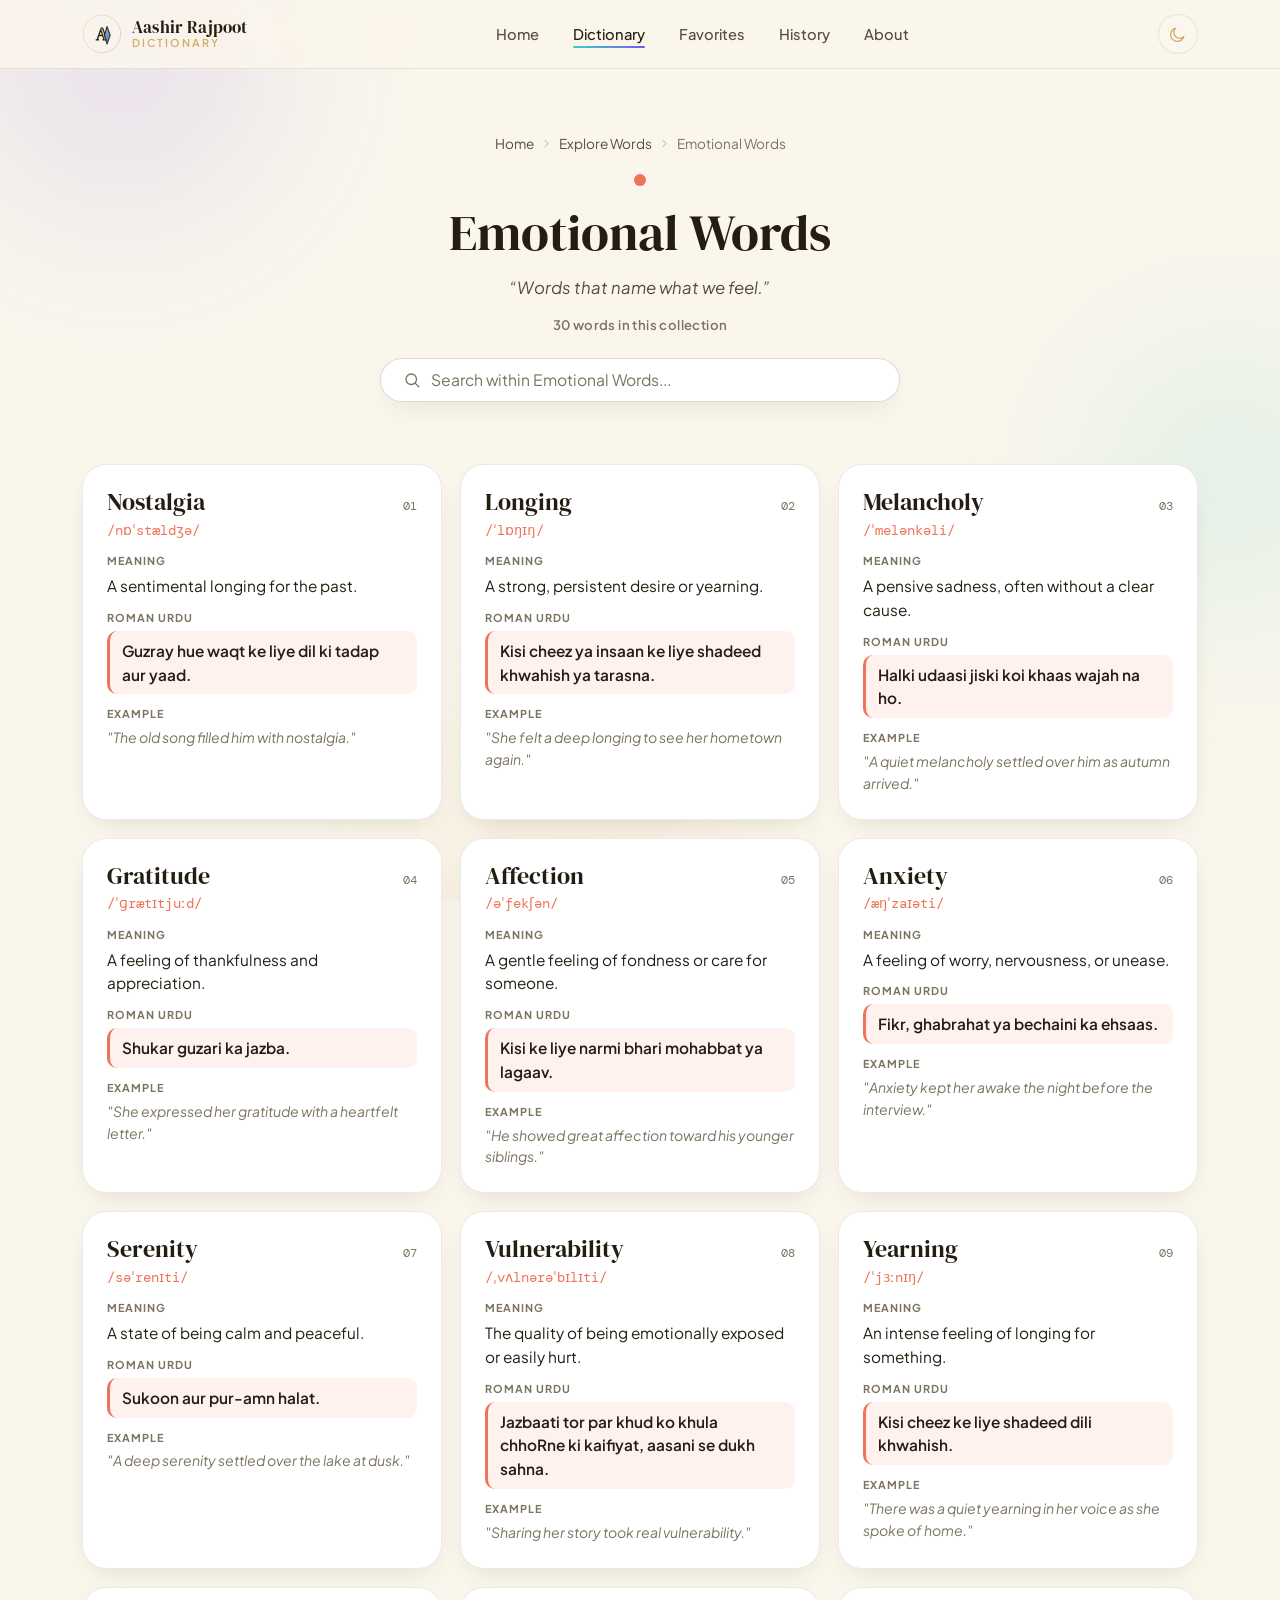
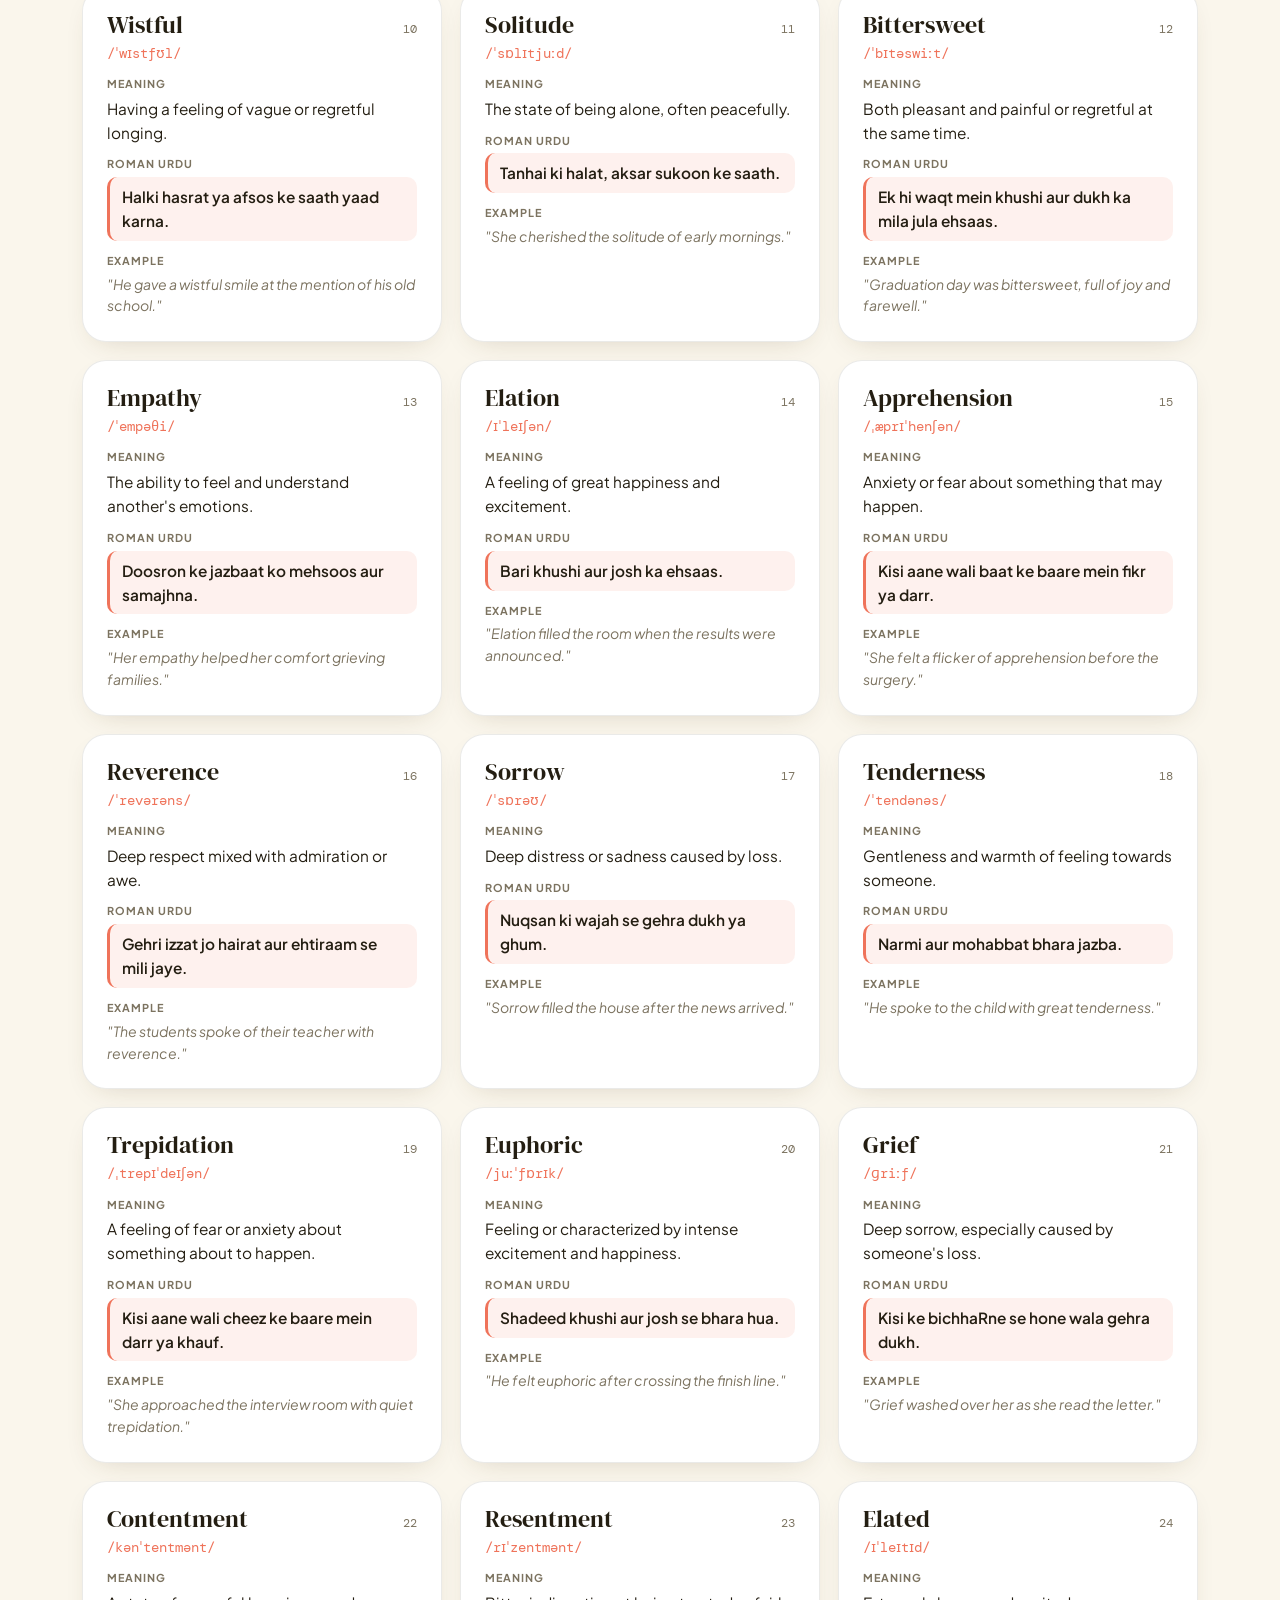
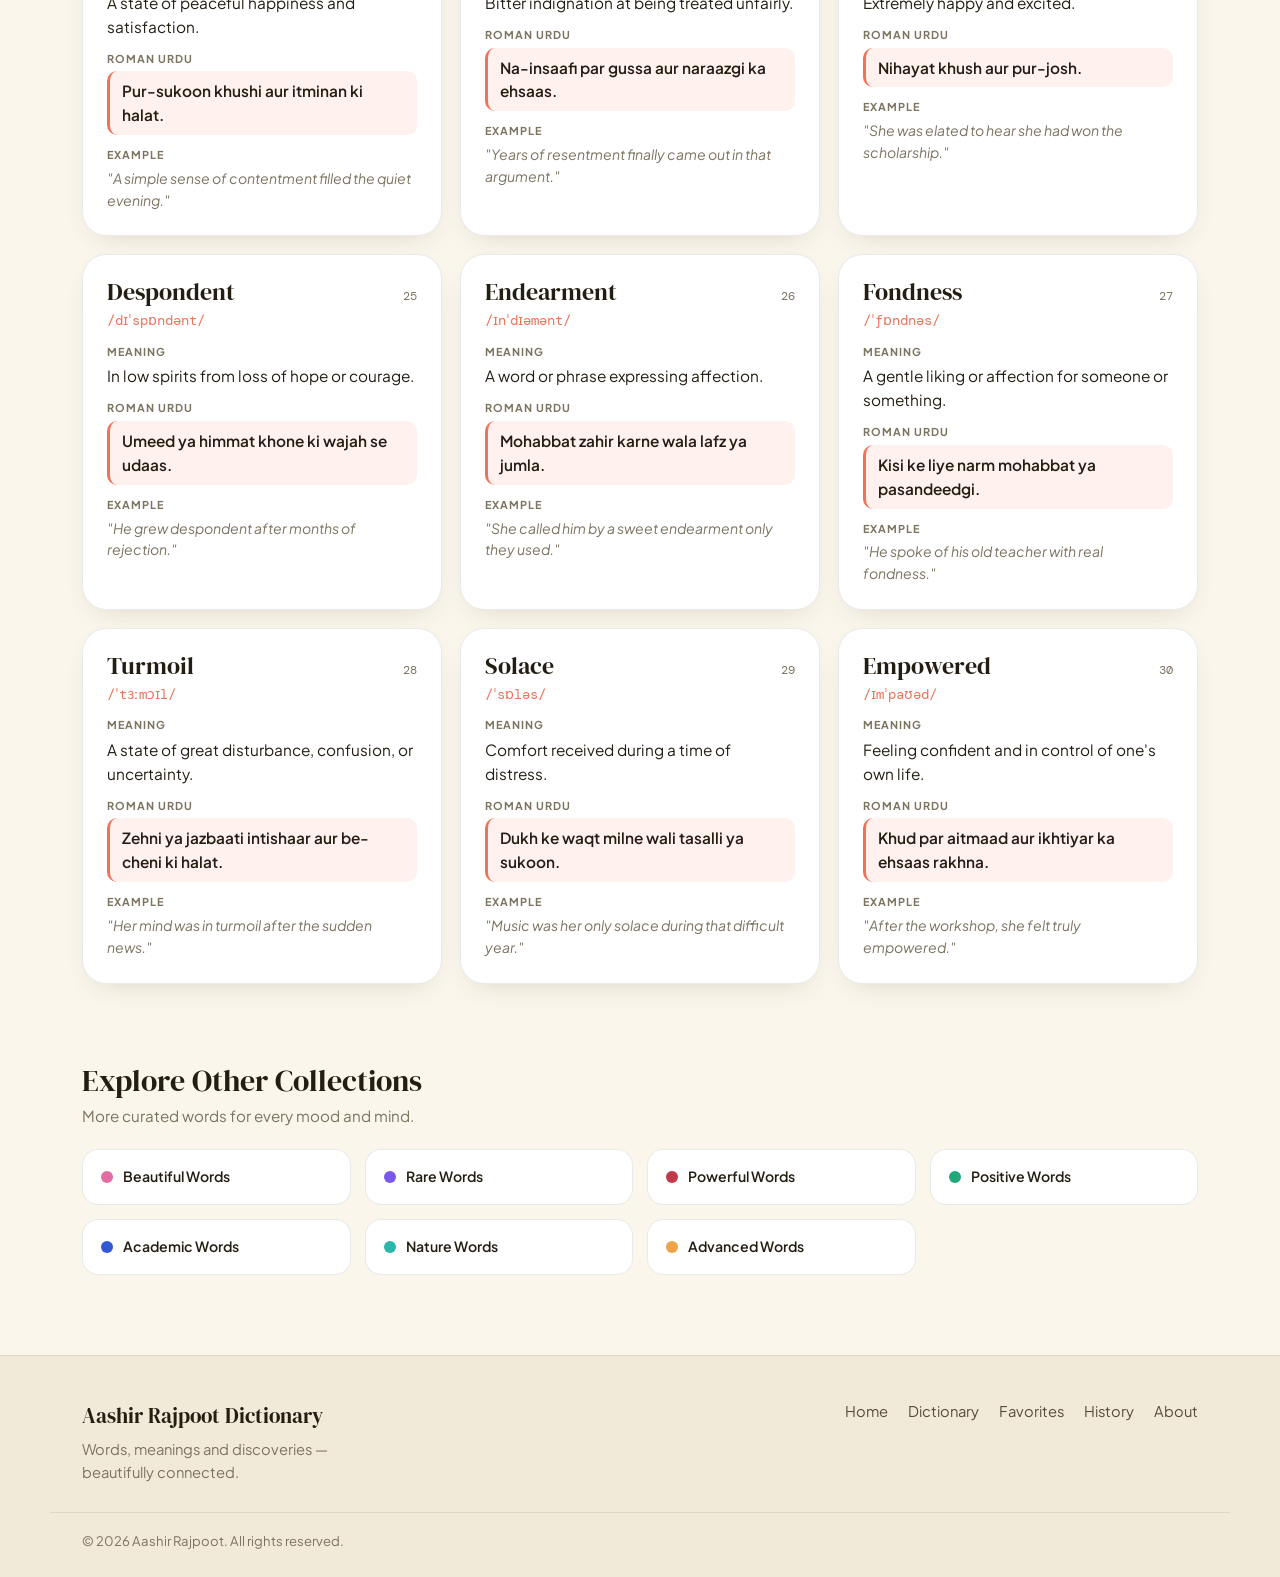
<file: emotional-words.html>
<!DOCTYPE html>
<html lang="en">
<head>
<meta charset="UTF-8">
<meta name="viewport" content="width=device-width, initial-scale=1.0">
<meta name="google-site-verification" content="vcy5GlYFLLbsczs7yb1c3dWlaX39c3kI9vy6ESObZO0" />
<title>Emotional Words — Aashir Dictionary</title>
<meta name="description" content="Words that name what we feel. Explore 30+ emotional words with meanings, Roman Urdu translations and example sentences on Aashir Dictionary.">

<meta name="keywords" content="emotional English words, feelings vocabulary, Aashir Dictionary">
<link rel="canonical" href="https://aashir-rajpoot.github.io/Aashirrajpootdictionary/emotional-words.html">
<link rel="icon" href="favicon.ico" sizes="any">
<link rel="icon" type="image/png" sizes="16x16" href="favicon-16x16.png">
<link rel="icon" type="image/png" sizes="32x32" href="favicon-32x32.png">
<link rel="icon" type="image/png" sizes="192x192" href="favicon-192x192.png">
<link rel="apple-touch-icon" sizes="180x180" href="apple-touch-icon.png">
<link rel="manifest" href="site.webmanifest">
<meta name="theme-color" content="#080b15">


<link rel="preconnect" href="https://fonts.googleapis.com">
<link rel="preconnect" href="https://fonts.gstatic.com" crossorigin>
<link href="https://fonts.googleapis.com/css2?family=DM+Serif+Display:ital@0;1&family=Plus+Jakarta+Sans:ital,wght@0,400;0,500;0,600;0,700;0,800;1,400&family=DM+Mono:wght@400;500&display=swap" rel="stylesheet">

<link rel="stylesheet" href="style.css">

<meta property="og:type" content="article">
<meta property="og:site_name" content="Aashir Dictionary">
<meta property="og:locale" content="en_US">
<meta property="og:title" content="Emotional Words — Aashir Dictionary">
<meta property="og:description" content="Words that name what we feel. Explore 30+ emotional words with meanings, Roman Urdu translations and example sentences on Aashir Dictionary.">
<meta property="og:url" content="https://aashir-rajpoot.github.io/Aashirrajpootdictionary/emotional-words.html">
<meta property="og:image" content="https://aashir-rajpoot.github.io/Aashirrajpootdictionary/social-preview.png">
<meta property="og:image:width" content="1200">
<meta property="og:image:height" content="630">
<meta name="twitter:card" content="summary_large_image">
<meta name="twitter:title" content="Emotional Words — Aashir Dictionary">
<meta name="twitter:description" content="Words that name what we feel. Explore 30+ emotional words with meanings, Roman Urdu translations and example sentences on Aashir Dictionary.">
<meta name="twitter:image" content="https://aashir-rajpoot.github.io/Aashirrajpootdictionary/social-preview.png">

<script type="application/ld+json">
{
  "@context": "https://schema.org",
  "@type": "CollectionPage",
  "name": "Emotional Words — Aashir Dictionary",
  "url": "https://aashir-rajpoot.github.io/Aashirrajpootdictionary/emotional-words.html",
  "description": "Words that name what we feel. Explore 30+ emotional words with meanings, Roman Urdu translations and example sentences on Aashir Dictionary.",
  "isPartOf": {
    "@type": "WebSite",
    "name": "Aashir Dictionary",
    "url": "https://aashir-rajpoot.github.io/Aashirrajpootdictionary/"
  },
  "breadcrumb": {
    "@type": "BreadcrumbList",
    "itemListElement": [
      { "@type": "ListItem", "position": 1, "name": "Home", "item": "https://aashir-rajpoot.github.io/Aashirrajpootdictionary/" },
      { "@type": "ListItem", "position": 2, "name": "Emotional Words", "item": "https://aashir-rajpoot.github.io/Aashirrajpootdictionary/emotional-words.html" }
    ]
  }
}
</script>
</head>
<body>

<div class="bg-decor" aria-hidden="true">
  <div class="orb orb-1"></div>
  <div class="orb orb-2"></div>
  <div class="orb orb-3"></div>
</div>

<a class="skip-link" href="#main">Skip to content</a>

<header class="site-header" id="top">
  <div class="header-inner">
    <a href="index.html" class="brand" aria-label="Aashir Rajpoot Dictionary, home">
      <span class="brand-mark" aria-hidden="true">
        <svg viewBox="0 0 64 64" width="40" height="40">
          <defs>
            <linearGradient id="markGrad" x1="0" y1="0" x2="1" y2="1">
              <stop offset="0%" stop-color="var(--gold-bright)"/>
              <stop offset="100%" stop-color="var(--gold)"/>
            </linearGradient>
            <linearGradient id="markGrad2" x1="0" y1="0" x2="1" y2="1">
              <stop offset="0%" stop-color="var(--turquoise)"/>
              <stop offset="100%" stop-color="var(--violet)"/>
            </linearGradient>
          </defs>
          <circle cx="32" cy="32" r="30" fill="none" stroke="url(#markGrad)" stroke-width="1.4" opacity="0.55"/>
          <text x="32" y="41" text-anchor="middle" font-family="DM Serif Display, serif" font-size="28" fill="url(#markGrad)">A</text>
          <path d="M40 20 L45 34 L40 48 L36 34 Z" fill="url(#markGrad2)" opacity="0.9"/>
        </svg>
      </span>
      <span class="brand-text">
        <span class="brand-name">Aashir Rajpoot</span>
        <span class="brand-sub">Dictionary</span>
      </span>
    </a>

    <nav class="main-nav" aria-label="Primary">
      <ul>
        <li><a href="index.html#top" class="nav-link" data-nav="top">Home</a></li>
        <li><a href="index.html#dictionary" class="nav-link active-nav" data-nav="dictionary">Dictionary</a></li>
        <li><a href="index.html#favorites" class="nav-link" data-nav="favorites">Favorites</a></li>
        <li><a href="index.html#history" class="nav-link" data-nav="history">History</a></li>
        <li><a href="index.html#about" class="nav-link" data-nav="about">About</a></li>
      </ul>
    </nav>

    <div class="header-actions">
      <button id="themeToggle" class="theme-toggle" type="button" aria-label="Switch to light mode" aria-pressed="false">
        <svg class="icon-sun" viewBox="0 0 24 24" width="19" height="19" aria-hidden="true"><circle cx="12" cy="12" r="4.4"/><g class="sun-rays"><line x1="12" y1="1.5" x2="12" y2="4.2"/><line x1="12" y1="19.8" x2="12" y2="22.5"/><line x1="1.5" y1="12" x2="4.2" y2="12"/><line x1="19.8" y1="12" x2="22.5" y2="12"/><line x1="4.4" y1="4.4" x2="6.3" y2="6.3"/><line x1="17.7" y1="17.7" x2="19.6" y2="19.6"/><line x1="4.4" y1="19.6" x2="6.3" y2="17.7"/><line x1="17.7" y1="6.3" x2="19.6" y2="4.4"/></g></svg>
        <svg class="icon-moon" viewBox="0 0 24 24" width="19" height="19" aria-hidden="true"><path d="M20 14.5A8.5 8.5 0 1 1 9.5 4a7 7 0 1 0 10.5 10.5Z"/></svg>
      </button>
      <button id="navToggle" class="nav-toggle" type="button" aria-label="Open menu" aria-expanded="false" aria-controls="mobileNav">
        <span></span><span></span><span></span>
      </button>
    </div>
  </div>

  <nav id="mobileNav" class="mobile-nav" aria-label="Mobile">
    <ul>
      <li><a href="index.html#top" class="nav-link" data-nav="top">Home</a></li>
      <li><a href="index.html#dictionary" class="nav-link" data-nav="dictionary">Dictionary</a></li>
      <li><a href="index.html#favorites" class="nav-link" data-nav="favorites">Favorites</a></li>
      <li><a href="index.html#history" class="nav-link" data-nav="history">History</a></li>
      <li><a href="index.html#about" class="nav-link" data-nav="about">About</a></li>
    </ul>
  </nav>
</header>

<main id="main">

  <section class="cat-hero" aria-labelledby="cat-heading" style="--cat-color:var(--coral)">
    <nav class="cat-breadcrumb" aria-label="Breadcrumb">
      <a href="index.html">Home</a>
      <svg viewBox="0 0 24 24" width="14" height="14" aria-hidden="true"><polyline points="9 6 15 12 9 18"/></svg>
      <a href="index.html#dictionary">Explore Words</a>
      <svg viewBox="0 0 24 24" width="14" height="14" aria-hidden="true"><polyline points="9 6 15 12 9 18"/></svg>
      <span>Emotional Words</span>
    </nav>
    <div class="category-dot"></div>
    <h1 id="cat-heading">Emotional Words</h1>
    <p class="cat-hero-sub">&ldquo;Words that name what we feel.&rdquo;</p>
    <p class="cat-count" id="wordCount">30 words in this collection</p>

    <div class="cat-search-shell" style="--cat-color:var(--coral)">
      <svg class="search-icon" viewBox="0 0 24 24" width="18" height="18" aria-hidden="true"><circle cx="11" cy="11" r="7"/><line x1="21" y1="21" x2="16.2" y2="16.2"/></svg>
      <label for="catSearchInput" class="visually-hidden">Search Emotional Words</label>
      <input type="text" id="catSearchInput" class="cat-search-input" placeholder="Search within Emotional Words..." autocomplete="off" spellcheck="false">
      <button type="button" id="catSearchClear" class="cat-search-clear" aria-label="Clear search">
        <svg viewBox="0 0 24 24" width="14" height="14" aria-hidden="true"><line x1="5" y1="5" x2="19" y2="19"/><line x1="19" y1="5" x2="5" y2="19"/></svg>
      </button>
    </div>
  </section>

  <section class="cat-words-section" aria-label="Emotional Words">
    <div class="section-inner">
      <div class="word-grid" id="wordGrid" style="--cat-color:var(--coral)" aria-live="polite"></div>
    </div>
  </section>

  <section class="other-cats-section" aria-label="Other categories">
    <div class="section-inner">
      <div class="block-heading">
        <h2>Explore Other Collections</h2>
        <p>More curated words for every mood and mind.</p>
      </div>
      <div class="other-cats-grid">
        <a class="other-cat-card" href="beautiful-words.html" style="--cat-color:var(--pink)"><span class="category-dot"></span><span>Beautiful Words</span></a>
        <a class="other-cat-card" href="rare-words.html" style="--cat-color:var(--violet)"><span class="category-dot"></span><span>Rare Words</span></a>
        <a class="other-cat-card" href="powerful-words.html" style="--cat-color:var(--crimson)"><span class="category-dot"></span><span>Powerful Words</span></a>
        <a class="other-cat-card" href="positive-words.html" style="--cat-color:var(--emerald)"><span class="category-dot"></span><span>Positive Words</span></a>
        <a class="other-cat-card" href="academic-words.html" style="--cat-color:var(--royal-blue)"><span class="category-dot"></span><span>Academic Words</span></a>
        <a class="other-cat-card" href="nature-words.html" style="--cat-color:var(--teal)"><span class="category-dot"></span><span>Nature Words</span></a>
        <a class="other-cat-card" href="advanced-words.html" style="--cat-color:var(--amber)"><span class="category-dot"></span><span>Advanced Words</span></a>
      </div>
    </div>
  </section>

</main>

<footer class="site-footer">
  <div class="section-inner footer-inner">
    <div class="footer-brand">
      <p class="footer-title">Aashir Rajpoot Dictionary</p>
      <p class="footer-tag">Words, meanings and discoveries — beautifully connected.</p>
    </div>
    <nav class="footer-nav" aria-label="Footer">
      <a href="index.html#top">Home</a>
      <a href="index.html#dictionary">Dictionary</a>
      <a href="index.html#favorites">Favorites</a>
      <a href="index.html#history">History</a>
      <a href="index.html#about">About</a>
    </nav>
  </div>
  <div class="section-inner footer-bottom">
    <p>&copy; 2026 Aashir Rajpoot. All rights reserved.</p>
  </div>
</footer>

<script>
  window.CATEGORY_INFO = { name: "Emotional Words", slug: "emotional-words", color: "var(--coral)", desc: "Words that name what we feel." };
  window.WORDS = [
    { word: "Nostalgia", phonetic: "/nɒˈstældʒə/", meaning: "A sentimental longing for the past.", urdu: "Guzray hue waqt ke liye dil ki tadap aur yaad.", example: "The old song filled him with nostalgia." },
    { word: "Longing", phonetic: "/ˈlɒŋɪŋ/", meaning: "A strong, persistent desire or yearning.", urdu: "Kisi cheez ya insaan ke liye shadeed khwahish ya tarasna.", example: "She felt a deep longing to see her hometown again." },
    { word: "Melancholy", phonetic: "/ˈmelənkəli/", meaning: "A pensive sadness, often without a clear cause.", urdu: "Halki udaasi jiski koi khaas wajah na ho.", example: "A quiet melancholy settled over him as autumn arrived." },
    { word: "Gratitude", phonetic: "/ˈɡrætɪtjuːd/", meaning: "A feeling of thankfulness and appreciation.", urdu: "Shukar guzari ka jazba.", example: "She expressed her gratitude with a heartfelt letter." },
    { word: "Affection", phonetic: "/əˈfekʃən/", meaning: "A gentle feeling of fondness or care for someone.", urdu: "Kisi ke liye narmi bhari mohabbat ya lagaav.", example: "He showed great affection toward his younger siblings." },
    { word: "Anxiety", phonetic: "/æŋˈzaɪəti/", meaning: "A feeling of worry, nervousness, or unease.", urdu: "Fikr, ghabrahat ya bechaini ka ehsaas.", example: "Anxiety kept her awake the night before the interview." },
    { word: "Serenity", phonetic: "/səˈrenɪti/", meaning: "A state of being calm and peaceful.", urdu: "Sukoon aur pur-amn halat.", example: "A deep serenity settled over the lake at dusk." },
    { word: "Vulnerability", phonetic: "/ˌvʌlnərəˈbɪlɪti/", meaning: "The quality of being emotionally exposed or easily hurt.", urdu: "Jazbaati tor par khud ko khula chhoRne ki kaifiyat, aasani se dukh sahna.", example: "Sharing her story took real vulnerability." },
    { word: "Yearning", phonetic: "/ˈjɜːnɪŋ/", meaning: "An intense feeling of longing for something.", urdu: "Kisi cheez ke liye shadeed dili khwahish.", example: "There was a quiet yearning in her voice as she spoke of home." },
    { word: "Wistful", phonetic: "/ˈwɪstfʊl/", meaning: "Having a feeling of vague or regretful longing.", urdu: "Halki hasrat ya afsos ke saath yaad karna.", example: "He gave a wistful smile at the mention of his old school." },
    { word: "Solitude", phonetic: "/ˈsɒlɪtjuːd/", meaning: "The state of being alone, often peacefully.", urdu: "Tanhai ki halat, aksar sukoon ke saath.", example: "She cherished the solitude of early mornings." },
    { word: "Bittersweet", phonetic: "/ˈbɪtəswiːt/", meaning: "Both pleasant and painful or regretful at the same time.", urdu: "Ek hi waqt mein khushi aur dukh ka mila jula ehsaas.", example: "Graduation day was bittersweet, full of joy and farewell." },
    { word: "Empathy", phonetic: "/ˈempəθi/", meaning: "The ability to feel and understand another's emotions.", urdu: "Doosron ke jazbaat ko mehsoos aur samajhna.", example: "Her empathy helped her comfort grieving families." },
    { word: "Elation", phonetic: "/ɪˈleɪʃən/", meaning: "A feeling of great happiness and excitement.", urdu: "Bari khushi aur josh ka ehsaas.", example: "Elation filled the room when the results were announced." },
    { word: "Apprehension", phonetic: "/ˌæprɪˈhenʃən/", meaning: "Anxiety or fear about something that may happen.", urdu: "Kisi aane wali baat ke baare mein fikr ya darr.", example: "She felt a flicker of apprehension before the surgery." },
    { word: "Reverence", phonetic: "/ˈrevərəns/", meaning: "Deep respect mixed with admiration or awe.", urdu: "Gehri izzat jo hairat aur ehtiraam se mili jaye.", example: "The students spoke of their teacher with reverence." },
    { word: "Sorrow", phonetic: "/ˈsɒrəʊ/", meaning: "Deep distress or sadness caused by loss.", urdu: "Nuqsan ki wajah se gehra dukh ya ghum.", example: "Sorrow filled the house after the news arrived." },
    { word: "Tenderness", phonetic: "/ˈtendənəs/", meaning: "Gentleness and warmth of feeling towards someone.", urdu: "Narmi aur mohabbat bhara jazba.", example: "He spoke to the child with great tenderness." },
    { word: "Trepidation", phonetic: "/ˌtrepɪˈdeɪʃən/", meaning: "A feeling of fear or anxiety about something about to happen.", urdu: "Kisi aane wali cheez ke baare mein darr ya khauf.", example: "She approached the interview room with quiet trepidation." },
    { word: "Euphoric", phonetic: "/juːˈfɒrɪk/", meaning: "Feeling or characterized by intense excitement and happiness.", urdu: "Shadeed khushi aur josh se bhara hua.", example: "He felt euphoric after crossing the finish line." },
    { word: "Grief", phonetic: "/ɡriːf/", meaning: "Deep sorrow, especially caused by someone's loss.", urdu: "Kisi ke bichhaRne se hone wala gehra dukh.", example: "Grief washed over her as she read the letter." },
    { word: "Contentment", phonetic: "/kənˈtentmənt/", meaning: "A state of peaceful happiness and satisfaction.", urdu: "Pur-sukoon khushi aur itminan ki halat.", example: "A simple sense of contentment filled the quiet evening." },
    { word: "Resentment", phonetic: "/rɪˈzentmənt/", meaning: "Bitter indignation at being treated unfairly.", urdu: "Na-insaafi par gussa aur naraazgi ka ehsaas.", example: "Years of resentment finally came out in that argument." },
    { word: "Elated", phonetic: "/ɪˈleɪtɪd/", meaning: "Extremely happy and excited.", urdu: "Nihayat khush aur pur-josh.", example: "She was elated to hear she had won the scholarship." },
    { word: "Despondent", phonetic: "/dɪˈspɒndənt/", meaning: "In low spirits from loss of hope or courage.", urdu: "Umeed ya himmat khone ki wajah se udaas.", example: "He grew despondent after months of rejection." },
    { word: "Endearment", phonetic: "/ɪnˈdɪəmənt/", meaning: "A word or phrase expressing affection.", urdu: "Mohabbat zahir karne wala lafz ya jumla.", example: "She called him by a sweet endearment only they used." },
    { word: "Fondness", phonetic: "/ˈfɒndnəs/", meaning: "A gentle liking or affection for someone or something.", urdu: "Kisi ke liye narm mohabbat ya pasandeedgi.", example: "He spoke of his old teacher with real fondness." },
    { word: "Turmoil", phonetic: "/ˈtɜːmɔɪl/", meaning: "A state of great disturbance, confusion, or uncertainty.", urdu: "Zehni ya jazbaati intishaar aur be-cheni ki halat.", example: "Her mind was in turmoil after the sudden news." },
    { word: "Solace", phonetic: "/ˈsɒləs/", meaning: "Comfort received during a time of distress.", urdu: "Dukh ke waqt milne wali tasalli ya sukoon.", example: "Music was her only solace during that difficult year." },
    { word: "Empowered", phonetic: "/ɪmˈpaʊəd/", meaning: "Feeling confident and in control of one's own life.", urdu: "Khud par aitmaad aur ikhtiyar ka ehsaas rakhna.", example: "After the workshop, she felt truly empowered." }
  ];
</script>
<script src="category-page.js"></script>
</body>
</html>
</file>
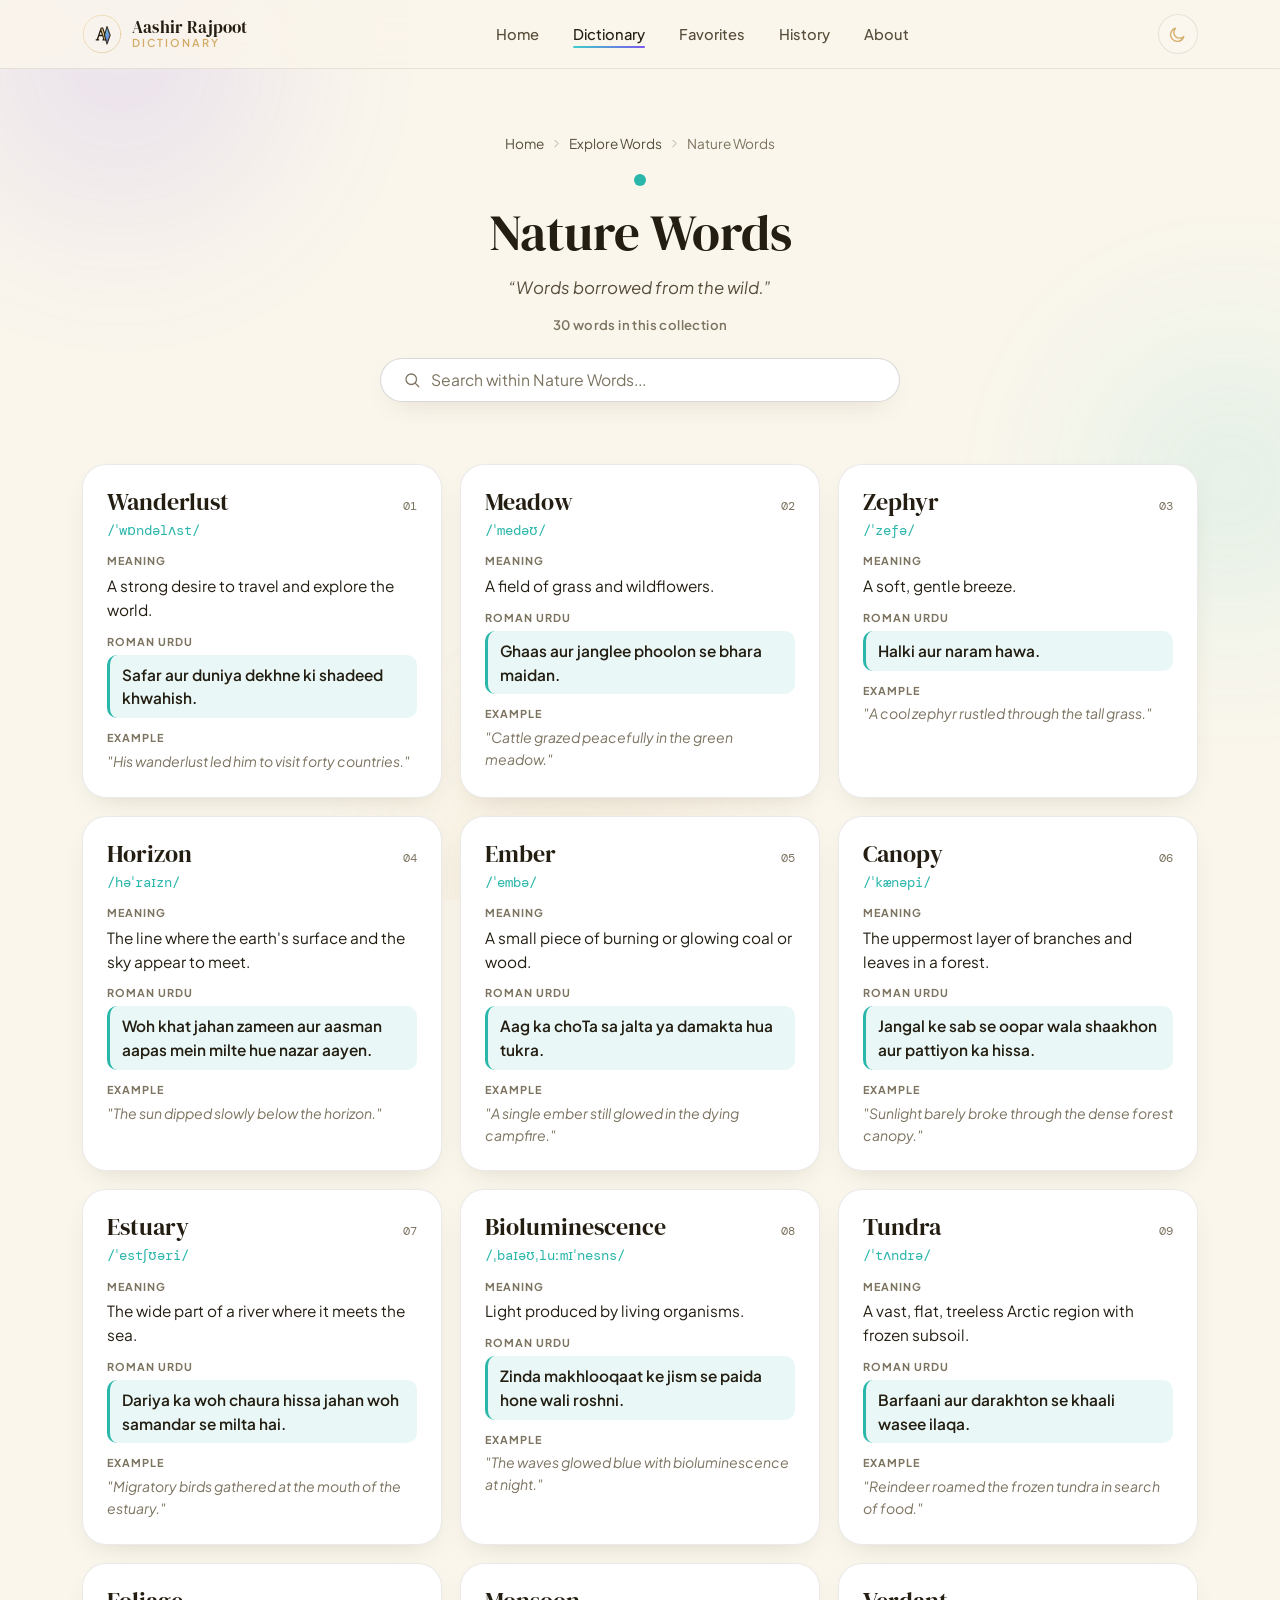
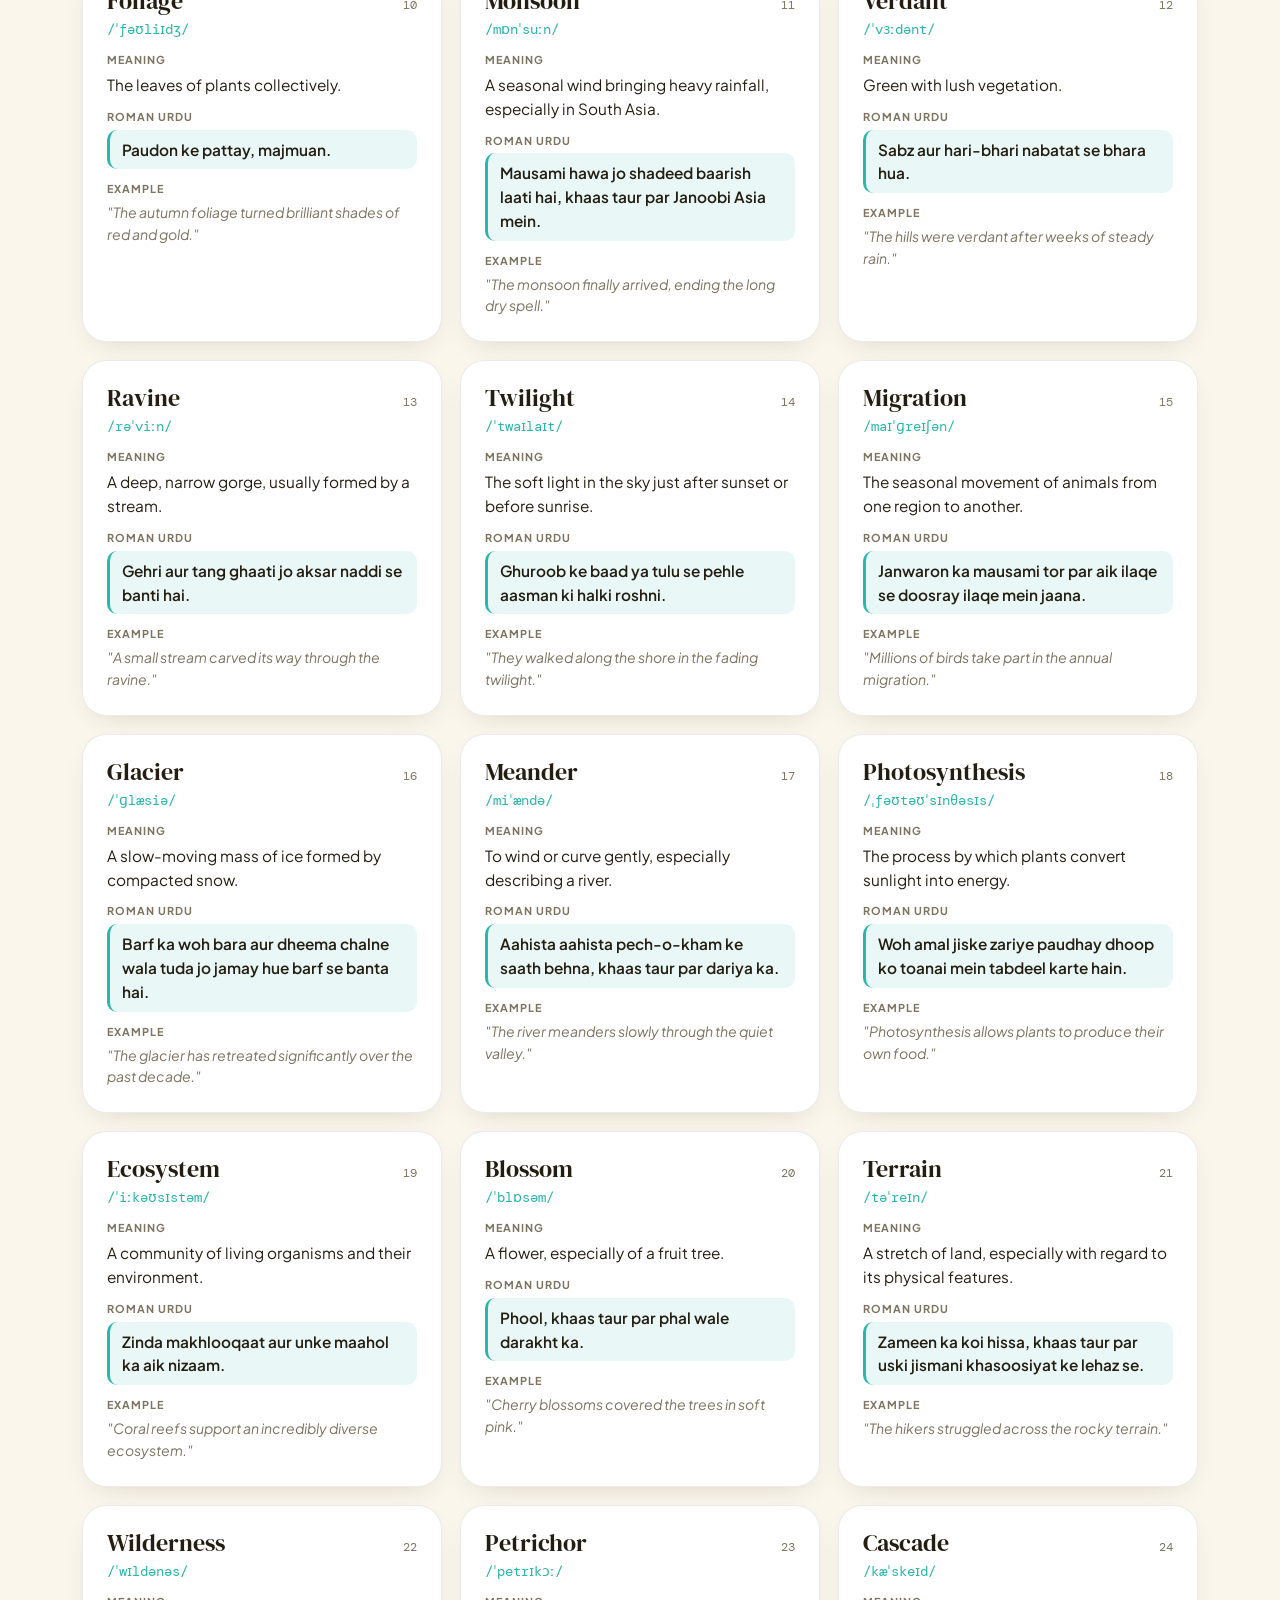
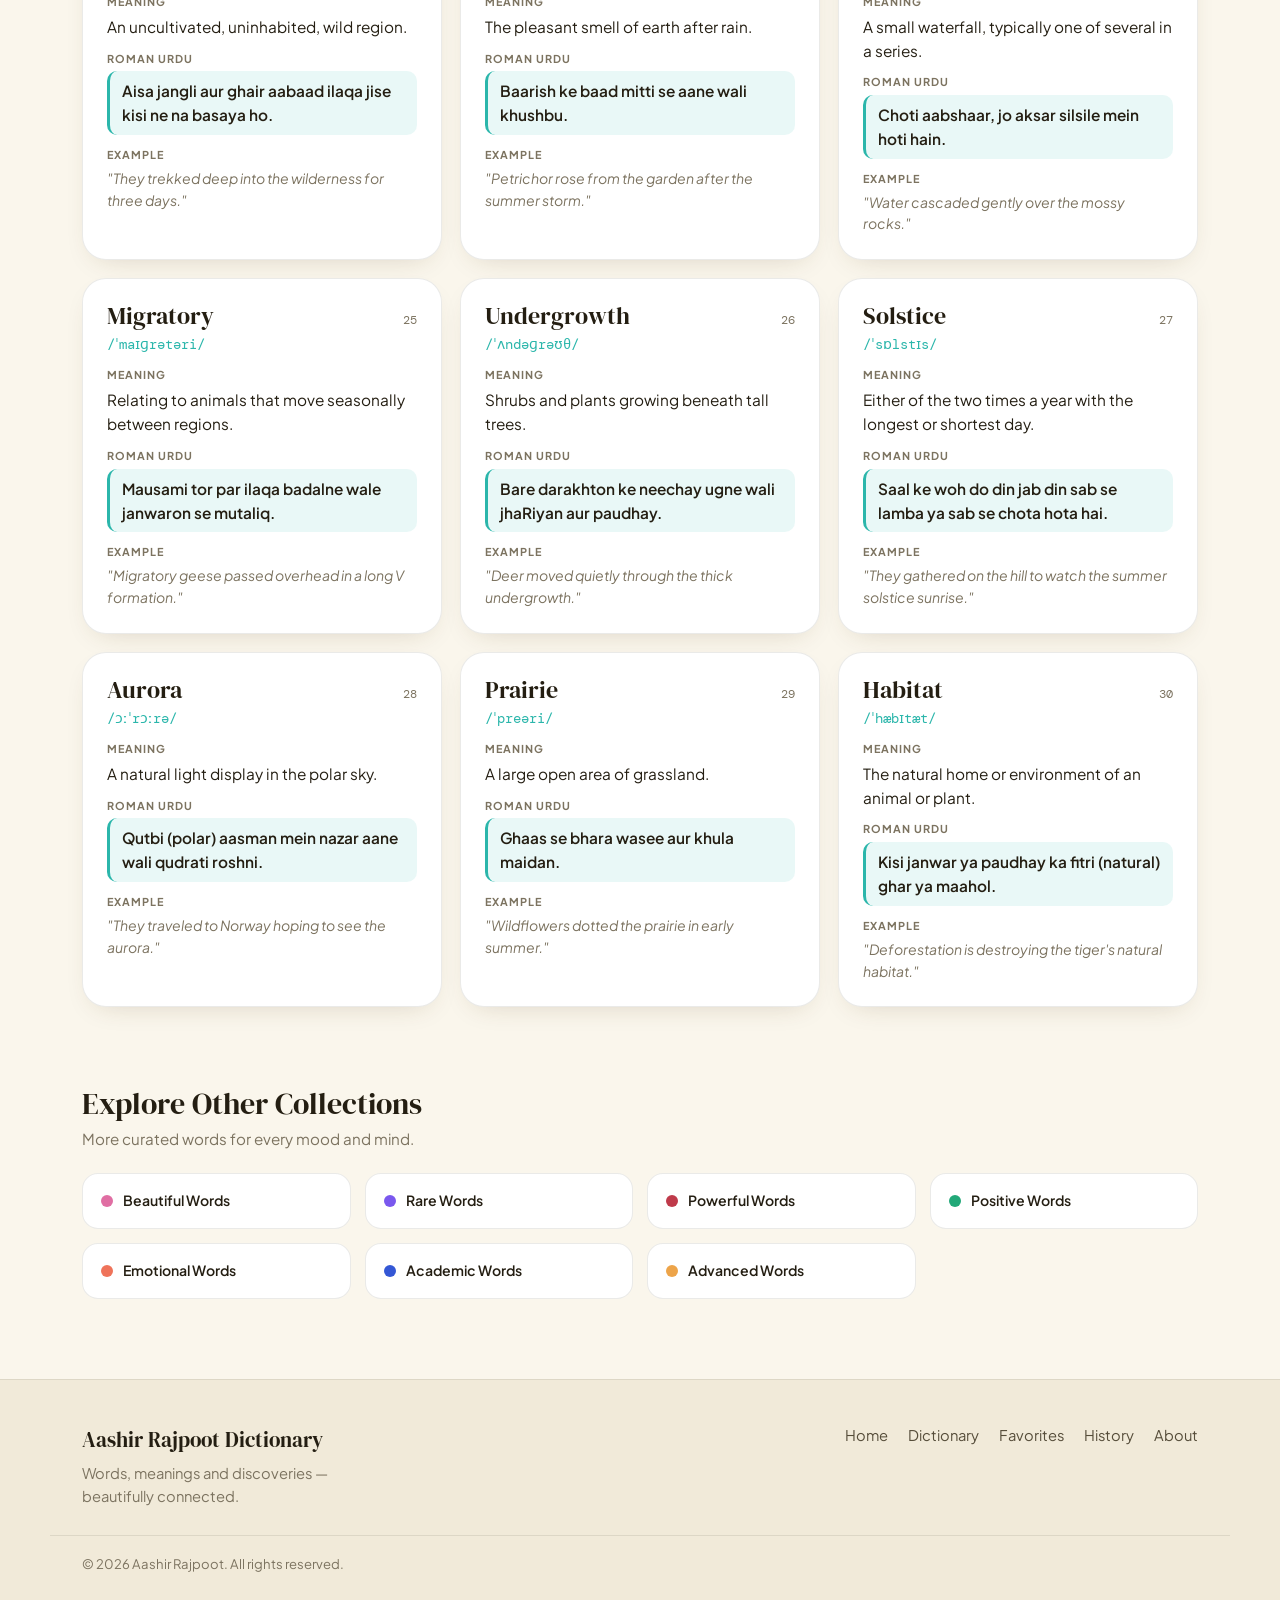
<file: nature-words.html>
<!DOCTYPE html>
<html lang="en">
<head>
<meta charset="UTF-8">
<meta name="viewport" content="width=device-width, initial-scale=1.0">
<meta name="google-site-verification" content="vcy5GlYFLLbsczs7yb1c3dWlaX39c3kI9vy6ESObZO0" />
<title>Nature Words — Aashir Dictionary</title>
<meta name="description" content="Words borrowed from the wild. Explore 30+ nature words with meanings, Roman Urdu translations and example sentences on Aashir Dictionary.">

<meta name="keywords" content="nature English words, wild vocabulary, Aashir Dictionary">
<link rel="canonical" href="https://aashir-rajpoot.github.io/Aashirrajpootdictionary/nature-words.html">
<link rel="icon" href="favicon.ico" sizes="any">
<link rel="icon" type="image/png" sizes="16x16" href="favicon-16x16.png">
<link rel="icon" type="image/png" sizes="32x32" href="favicon-32x32.png">
<link rel="icon" type="image/png" sizes="192x192" href="favicon-192x192.png">
<link rel="apple-touch-icon" sizes="180x180" href="apple-touch-icon.png">
<link rel="manifest" href="site.webmanifest">
<meta name="theme-color" content="#080b15">


<link rel="preconnect" href="https://fonts.googleapis.com">
<link rel="preconnect" href="https://fonts.gstatic.com" crossorigin>
<link href="https://fonts.googleapis.com/css2?family=DM+Serif+Display:ital@0;1&family=Plus+Jakarta+Sans:ital,wght@0,400;0,500;0,600;0,700;0,800;1,400&family=DM+Mono:wght@400;500&display=swap" rel="stylesheet">

<link rel="stylesheet" href="style.css">

<meta property="og:type" content="article">
<meta property="og:site_name" content="Aashir Dictionary">
<meta property="og:locale" content="en_US">
<meta property="og:title" content="Nature Words — Aashir Dictionary">
<meta property="og:description" content="Words borrowed from the wild. Explore 30+ nature words with meanings, Roman Urdu translations and example sentences on Aashir Dictionary.">
<meta property="og:url" content="https://aashir-rajpoot.github.io/Aashirrajpootdictionary/nature-words.html">
<meta property="og:image" content="https://aashir-rajpoot.github.io/Aashirrajpootdictionary/social-preview.png">
<meta property="og:image:width" content="1200">
<meta property="og:image:height" content="630">
<meta name="twitter:card" content="summary_large_image">
<meta name="twitter:title" content="Nature Words — Aashir Dictionary">
<meta name="twitter:description" content="Words borrowed from the wild. Explore 30+ nature words with meanings, Roman Urdu translations and example sentences on Aashir Dictionary.">
<meta name="twitter:image" content="https://aashir-rajpoot.github.io/Aashirrajpootdictionary/social-preview.png">

<script type="application/ld+json">
{
  "@context": "https://schema.org",
  "@type": "CollectionPage",
  "name": "Nature Words — Aashir Dictionary",
  "url": "https://aashir-rajpoot.github.io/Aashirrajpootdictionary/nature-words.html",
  "description": "Words borrowed from the wild. Explore 30+ nature words with meanings, Roman Urdu translations and example sentences on Aashir Dictionary.",
  "isPartOf": {
    "@type": "WebSite",
    "name": "Aashir Dictionary",
    "url": "https://aashir-rajpoot.github.io/Aashirrajpootdictionary/"
  },
  "breadcrumb": {
    "@type": "BreadcrumbList",
    "itemListElement": [
      { "@type": "ListItem", "position": 1, "name": "Home", "item": "https://aashir-rajpoot.github.io/Aashirrajpootdictionary/" },
      { "@type": "ListItem", "position": 2, "name": "Nature Words", "item": "https://aashir-rajpoot.github.io/Aashirrajpootdictionary/nature-words.html" }
    ]
  }
}
</script>
</head>
<body>

<div class="bg-decor" aria-hidden="true">
  <div class="orb orb-1"></div>
  <div class="orb orb-2"></div>
  <div class="orb orb-3"></div>
</div>

<a class="skip-link" href="#main">Skip to content</a>

<header class="site-header" id="top">
  <div class="header-inner">
    <a href="index.html" class="brand" aria-label="Aashir Rajpoot Dictionary, home">
      <span class="brand-mark" aria-hidden="true">
        <svg viewBox="0 0 64 64" width="40" height="40">
          <defs>
            <linearGradient id="markGrad" x1="0" y1="0" x2="1" y2="1">
              <stop offset="0%" stop-color="var(--gold-bright)"/>
              <stop offset="100%" stop-color="var(--gold)"/>
            </linearGradient>
            <linearGradient id="markGrad2" x1="0" y1="0" x2="1" y2="1">
              <stop offset="0%" stop-color="var(--turquoise)"/>
              <stop offset="100%" stop-color="var(--violet)"/>
            </linearGradient>
          </defs>
          <circle cx="32" cy="32" r="30" fill="none" stroke="url(#markGrad)" stroke-width="1.4" opacity="0.55"/>
          <text x="32" y="41" text-anchor="middle" font-family="DM Serif Display, serif" font-size="28" fill="url(#markGrad)">A</text>
          <path d="M40 20 L45 34 L40 48 L36 34 Z" fill="url(#markGrad2)" opacity="0.9"/>
        </svg>
      </span>
      <span class="brand-text">
        <span class="brand-name">Aashir Rajpoot</span>
        <span class="brand-sub">Dictionary</span>
      </span>
    </a>

    <nav class="main-nav" aria-label="Primary">
      <ul>
        <li><a href="index.html#top" class="nav-link" data-nav="top">Home</a></li>
        <li><a href="index.html#dictionary" class="nav-link active-nav" data-nav="dictionary">Dictionary</a></li>
        <li><a href="index.html#favorites" class="nav-link" data-nav="favorites">Favorites</a></li>
        <li><a href="index.html#history" class="nav-link" data-nav="history">History</a></li>
        <li><a href="index.html#about" class="nav-link" data-nav="about">About</a></li>
      </ul>
    </nav>

    <div class="header-actions">
      <button id="themeToggle" class="theme-toggle" type="button" aria-label="Switch to light mode" aria-pressed="false">
        <svg class="icon-sun" viewBox="0 0 24 24" width="19" height="19" aria-hidden="true"><circle cx="12" cy="12" r="4.4"/><g class="sun-rays"><line x1="12" y1="1.5" x2="12" y2="4.2"/><line x1="12" y1="19.8" x2="12" y2="22.5"/><line x1="1.5" y1="12" x2="4.2" y2="12"/><line x1="19.8" y1="12" x2="22.5" y2="12"/><line x1="4.4" y1="4.4" x2="6.3" y2="6.3"/><line x1="17.7" y1="17.7" x2="19.6" y2="19.6"/><line x1="4.4" y1="19.6" x2="6.3" y2="17.7"/><line x1="17.7" y1="6.3" x2="19.6" y2="4.4"/></g></svg>
        <svg class="icon-moon" viewBox="0 0 24 24" width="19" height="19" aria-hidden="true"><path d="M20 14.5A8.5 8.5 0 1 1 9.5 4a7 7 0 1 0 10.5 10.5Z"/></svg>
      </button>
      <button id="navToggle" class="nav-toggle" type="button" aria-label="Open menu" aria-expanded="false" aria-controls="mobileNav">
        <span></span><span></span><span></span>
      </button>
    </div>
  </div>

  <nav id="mobileNav" class="mobile-nav" aria-label="Mobile">
    <ul>
      <li><a href="index.html#top" class="nav-link" data-nav="top">Home</a></li>
      <li><a href="index.html#dictionary" class="nav-link" data-nav="dictionary">Dictionary</a></li>
      <li><a href="index.html#favorites" class="nav-link" data-nav="favorites">Favorites</a></li>
      <li><a href="index.html#history" class="nav-link" data-nav="history">History</a></li>
      <li><a href="index.html#about" class="nav-link" data-nav="about">About</a></li>
    </ul>
  </nav>
</header>

<main id="main">

  <section class="cat-hero" aria-labelledby="cat-heading" style="--cat-color:var(--teal)">
    <nav class="cat-breadcrumb" aria-label="Breadcrumb">
      <a href="index.html">Home</a>
      <svg viewBox="0 0 24 24" width="14" height="14" aria-hidden="true"><polyline points="9 6 15 12 9 18"/></svg>
      <a href="index.html#dictionary">Explore Words</a>
      <svg viewBox="0 0 24 24" width="14" height="14" aria-hidden="true"><polyline points="9 6 15 12 9 18"/></svg>
      <span>Nature Words</span>
    </nav>
    <div class="category-dot"></div>
    <h1 id="cat-heading">Nature Words</h1>
    <p class="cat-hero-sub">&ldquo;Words borrowed from the wild.&rdquo;</p>
    <p class="cat-count" id="wordCount">30 words in this collection</p>

    <div class="cat-search-shell" style="--cat-color:var(--teal)">
      <svg class="search-icon" viewBox="0 0 24 24" width="18" height="18" aria-hidden="true"><circle cx="11" cy="11" r="7"/><line x1="21" y1="21" x2="16.2" y2="16.2"/></svg>
      <label for="catSearchInput" class="visually-hidden">Search Nature Words</label>
      <input type="text" id="catSearchInput" class="cat-search-input" placeholder="Search within Nature Words..." autocomplete="off" spellcheck="false">
      <button type="button" id="catSearchClear" class="cat-search-clear" aria-label="Clear search">
        <svg viewBox="0 0 24 24" width="14" height="14" aria-hidden="true"><line x1="5" y1="5" x2="19" y2="19"/><line x1="19" y1="5" x2="5" y2="19"/></svg>
      </button>
    </div>
  </section>

  <section class="cat-words-section" aria-label="Nature Words">
    <div class="section-inner">
      <div class="word-grid" id="wordGrid" style="--cat-color:var(--teal)" aria-live="polite"></div>
    </div>
  </section>

  <section class="other-cats-section" aria-label="Other categories">
    <div class="section-inner">
      <div class="block-heading">
        <h2>Explore Other Collections</h2>
        <p>More curated words for every mood and mind.</p>
      </div>
      <div class="other-cats-grid">
        <a class="other-cat-card" href="beautiful-words.html" style="--cat-color:var(--pink)"><span class="category-dot"></span><span>Beautiful Words</span></a>
        <a class="other-cat-card" href="rare-words.html" style="--cat-color:var(--violet)"><span class="category-dot"></span><span>Rare Words</span></a>
        <a class="other-cat-card" href="powerful-words.html" style="--cat-color:var(--crimson)"><span class="category-dot"></span><span>Powerful Words</span></a>
        <a class="other-cat-card" href="positive-words.html" style="--cat-color:var(--emerald)"><span class="category-dot"></span><span>Positive Words</span></a>
        <a class="other-cat-card" href="emotional-words.html" style="--cat-color:var(--coral)"><span class="category-dot"></span><span>Emotional Words</span></a>
        <a class="other-cat-card" href="academic-words.html" style="--cat-color:var(--royal-blue)"><span class="category-dot"></span><span>Academic Words</span></a>
        <a class="other-cat-card" href="advanced-words.html" style="--cat-color:var(--amber)"><span class="category-dot"></span><span>Advanced Words</span></a>
      </div>
    </div>
  </section>

</main>

<footer class="site-footer">
  <div class="section-inner footer-inner">
    <div class="footer-brand">
      <p class="footer-title">Aashir Rajpoot Dictionary</p>
      <p class="footer-tag">Words, meanings and discoveries — beautifully connected.</p>
    </div>
    <nav class="footer-nav" aria-label="Footer">
      <a href="index.html#top">Home</a>
      <a href="index.html#dictionary">Dictionary</a>
      <a href="index.html#favorites">Favorites</a>
      <a href="index.html#history">History</a>
      <a href="index.html#about">About</a>
    </nav>
  </div>
  <div class="section-inner footer-bottom">
    <p>&copy; 2026 Aashir Rajpoot. All rights reserved.</p>
  </div>
</footer>

<script>
  window.CATEGORY_INFO = { name: "Nature Words", slug: "nature-words", color: "var(--teal)", desc: "Words borrowed from the wild." };
  window.WORDS = [
    { word: "Wanderlust", phonetic: "/ˈwɒndəlʌst/", meaning: "A strong desire to travel and explore the world.", urdu: "Safar aur duniya dekhne ki shadeed khwahish.", example: "His wanderlust led him to visit forty countries." },
    { word: "Meadow", phonetic: "/ˈmedəʊ/", meaning: "A field of grass and wildflowers.", urdu: "Ghaas aur janglee phoolon se bhara maidan.", example: "Cattle grazed peacefully in the green meadow." },
    { word: "Zephyr", phonetic: "/ˈzefə/", meaning: "A soft, gentle breeze.", urdu: "Halki aur naram hawa.", example: "A cool zephyr rustled through the tall grass." },
    { word: "Horizon", phonetic: "/həˈraɪzn/", meaning: "The line where the earth's surface and the sky appear to meet.", urdu: "Woh khat jahan zameen aur aasman aapas mein milte hue nazar aayen.", example: "The sun dipped slowly below the horizon." },
    { word: "Ember", phonetic: "/ˈembə/", meaning: "A small piece of burning or glowing coal or wood.", urdu: "Aag ka choTa sa jalta ya damakta hua tukra.", example: "A single ember still glowed in the dying campfire." },
    { word: "Canopy", phonetic: "/ˈkænəpi/", meaning: "The uppermost layer of branches and leaves in a forest.", urdu: "Jangal ke sab se oopar wala shaakhon aur pattiyon ka hissa.", example: "Sunlight barely broke through the dense forest canopy." },
    { word: "Estuary", phonetic: "/ˈestʃʊəri/", meaning: "The wide part of a river where it meets the sea.", urdu: "Dariya ka woh chaura hissa jahan woh samandar se milta hai.", example: "Migratory birds gathered at the mouth of the estuary." },
    { word: "Bioluminescence", phonetic: "/ˌbaɪəʊˌluːmɪˈnesns/", meaning: "Light produced by living organisms.", urdu: "Zinda makhlooqaat ke jism se paida hone wali roshni.", example: "The waves glowed blue with bioluminescence at night." },
    { word: "Tundra", phonetic: "/ˈtʌndrə/", meaning: "A vast, flat, treeless Arctic region with frozen subsoil.", urdu: "Barfaani aur darakhton se khaali wasee ilaqa.", example: "Reindeer roamed the frozen tundra in search of food." },
    { word: "Foliage", phonetic: "/ˈfəʊliɪdʒ/", meaning: "The leaves of plants collectively.", urdu: "Paudon ke pattay, majmuan.", example: "The autumn foliage turned brilliant shades of red and gold." },
    { word: "Monsoon", phonetic: "/mɒnˈsuːn/", meaning: "A seasonal wind bringing heavy rainfall, especially in South Asia.", urdu: "Mausami hawa jo shadeed baarish laati hai, khaas taur par Janoobi Asia mein.", example: "The monsoon finally arrived, ending the long dry spell." },
    { word: "Verdant", phonetic: "/ˈvɜːdənt/", meaning: "Green with lush vegetation.", urdu: "Sabz aur hari-bhari nabatat se bhara hua.", example: "The hills were verdant after weeks of steady rain." },
    { word: "Ravine", phonetic: "/rəˈviːn/", meaning: "A deep, narrow gorge, usually formed by a stream.", urdu: "Gehri aur tang ghaati jo aksar naddi se banti hai.", example: "A small stream carved its way through the ravine." },
    { word: "Twilight", phonetic: "/ˈtwaɪlaɪt/", meaning: "The soft light in the sky just after sunset or before sunrise.", urdu: "Ghuroob ke baad ya tulu se pehle aasman ki halki roshni.", example: "They walked along the shore in the fading twilight." },
    { word: "Migration", phonetic: "/maɪˈɡreɪʃən/", meaning: "The seasonal movement of animals from one region to another.", urdu: "Janwaron ka mausami tor par aik ilaqe se doosray ilaqe mein jaana.", example: "Millions of birds take part in the annual migration." },
    { word: "Glacier", phonetic: "/ˈɡlæsiə/", meaning: "A slow-moving mass of ice formed by compacted snow.", urdu: "Barf ka woh bara aur dheema chalne wala tuda jo jamay hue barf se banta hai.", example: "The glacier has retreated significantly over the past decade." },
    { word: "Meander", phonetic: "/miˈændə/", meaning: "To wind or curve gently, especially describing a river.", urdu: "Aahista aahista pech-o-kham ke saath behna, khaas taur par dariya ka.", example: "The river meanders slowly through the quiet valley." },
    { word: "Photosynthesis", phonetic: "/ˌfəʊtəʊˈsɪnθəsɪs/", meaning: "The process by which plants convert sunlight into energy.", urdu: "Woh amal jiske zariye paudhay dhoop ko toanai mein tabdeel karte hain.", example: "Photosynthesis allows plants to produce their own food." },
    { word: "Ecosystem", phonetic: "/ˈiːkəʊsɪstəm/", meaning: "A community of living organisms and their environment.", urdu: "Zinda makhlooqaat aur unke maahol ka aik nizaam.", example: "Coral reefs support an incredibly diverse ecosystem." },
    { word: "Blossom", phonetic: "/ˈblɒsəm/", meaning: "A flower, especially of a fruit tree.", urdu: "Phool, khaas taur par phal wale darakht ka.", example: "Cherry blossoms covered the trees in soft pink." },
    { word: "Terrain", phonetic: "/təˈreɪn/", meaning: "A stretch of land, especially with regard to its physical features.", urdu: "Zameen ka koi hissa, khaas taur par uski jismani khasoosiyat ke lehaz se.", example: "The hikers struggled across the rocky terrain." },
    { word: "Wilderness", phonetic: "/ˈwɪldənəs/", meaning: "An uncultivated, uninhabited, wild region.", urdu: "Aisa jangli aur ghair aabaad ilaqa jise kisi ne na basaya ho.", example: "They trekked deep into the wilderness for three days." },
    { word: "Petrichor", phonetic: "/ˈpetrɪkɔː/", meaning: "The pleasant smell of earth after rain.", urdu: "Baarish ke baad mitti se aane wali khushbu.", example: "Petrichor rose from the garden after the summer storm." },
    { word: "Cascade", phonetic: "/kæˈskeɪd/", meaning: "A small waterfall, typically one of several in a series.", urdu: "Choti aabshaar, jo aksar silsile mein hoti hain.", example: "Water cascaded gently over the mossy rocks." },
    { word: "Migratory", phonetic: "/ˈmaɪɡrətəri/", meaning: "Relating to animals that move seasonally between regions.", urdu: "Mausami tor par ilaqa badalne wale janwaron se mutaliq.", example: "Migratory geese passed overhead in a long V formation." },
    { word: "Undergrowth", phonetic: "/ˈʌndəɡrəʊθ/", meaning: "Shrubs and plants growing beneath tall trees.", urdu: "Bare darakhton ke neechay ugne wali jhaRiyan aur paudhay.", example: "Deer moved quietly through the thick undergrowth." },
    { word: "Solstice", phonetic: "/ˈsɒlstɪs/", meaning: "Either of the two times a year with the longest or shortest day.", urdu: "Saal ke woh do din jab din sab se lamba ya sab se chota hota hai.", example: "They gathered on the hill to watch the summer solstice sunrise." },
    { word: "Aurora", phonetic: "/ɔːˈrɔːrə/", meaning: "A natural light display in the polar sky.", urdu: "Qutbi (polar) aasman mein nazar aane wali qudrati roshni.", example: "They traveled to Norway hoping to see the aurora." },
    { word: "Prairie", phonetic: "/ˈpreəri/", meaning: "A large open area of grassland.", urdu: "Ghaas se bhara wasee aur khula maidan.", example: "Wildflowers dotted the prairie in early summer." },
    { word: "Habitat", phonetic: "/ˈhæbɪtæt/", meaning: "The natural home or environment of an animal or plant.", urdu: "Kisi janwar ya paudhay ka fitri (natural) ghar ya maahol.", example: "Deforestation is destroying the tiger's natural habitat." }
  ];
</script>
<script src="category-page.js"></script>
</body>
</html>
</file>
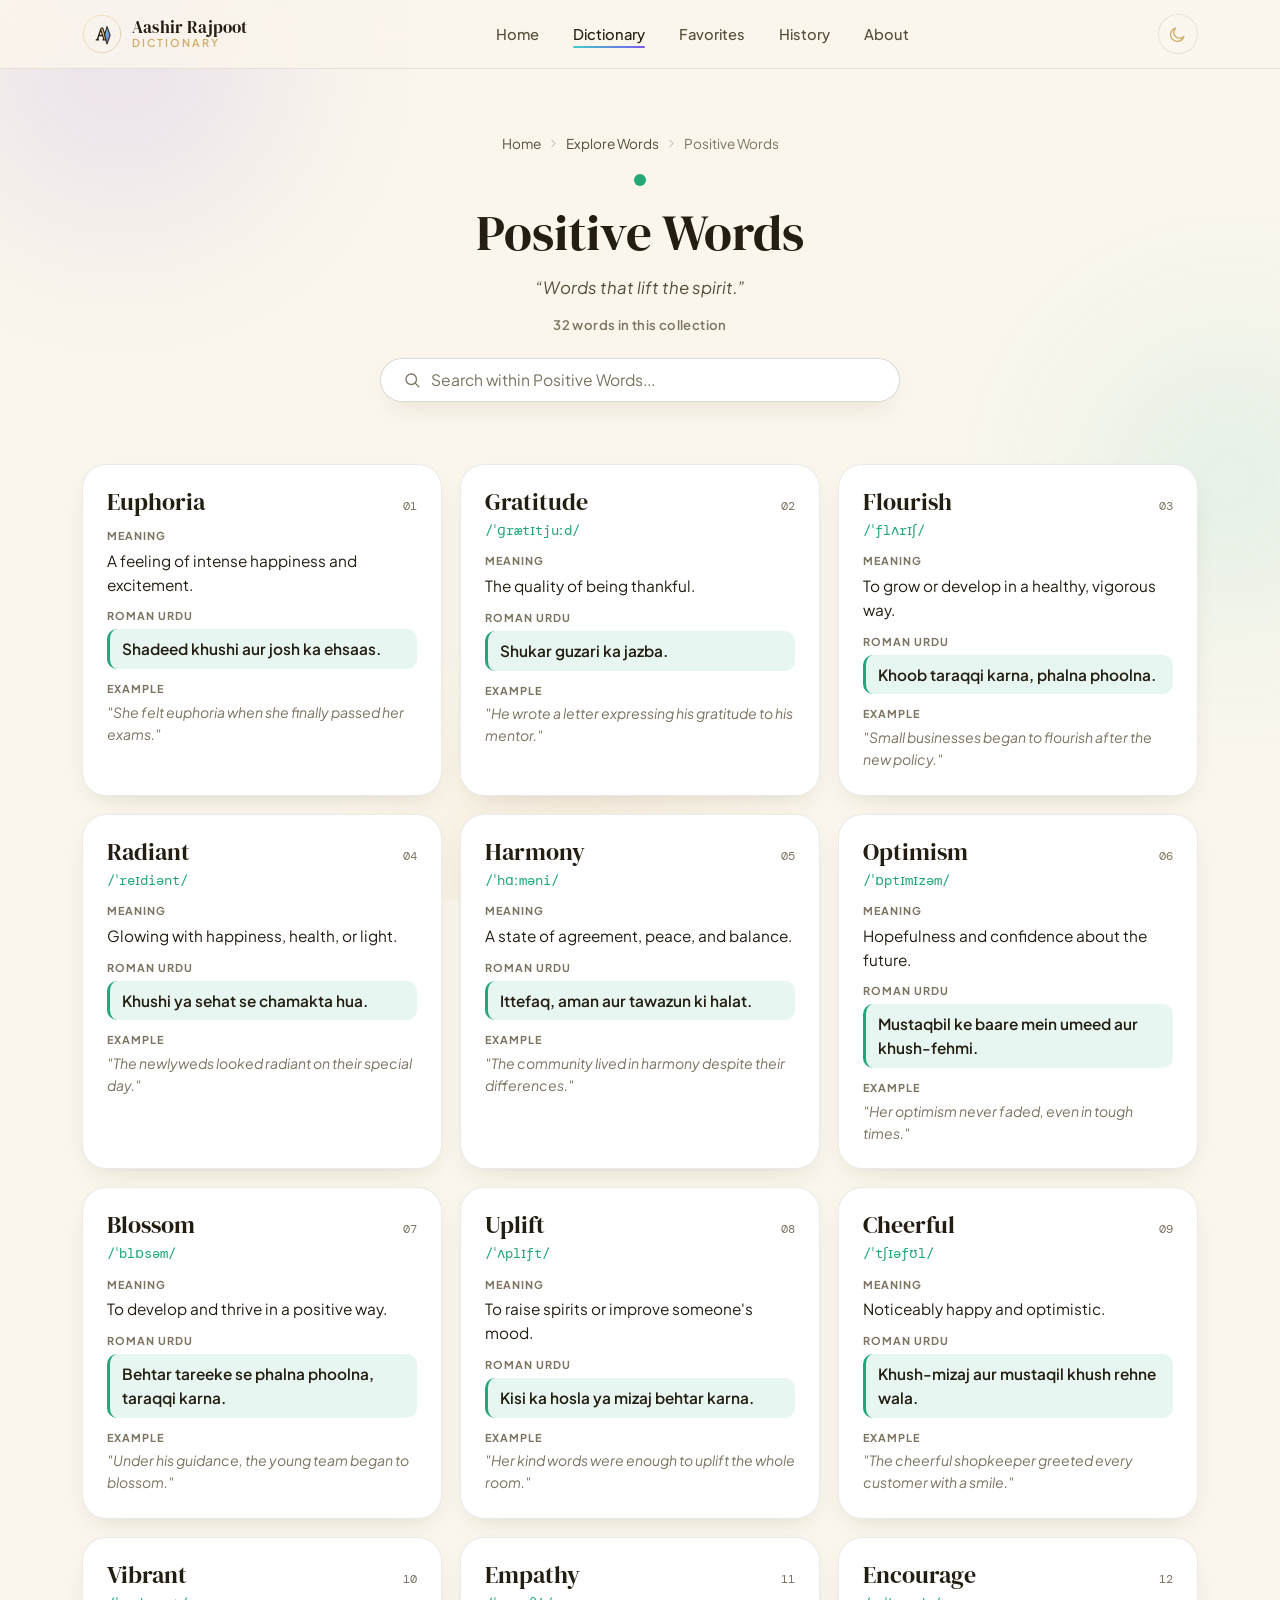
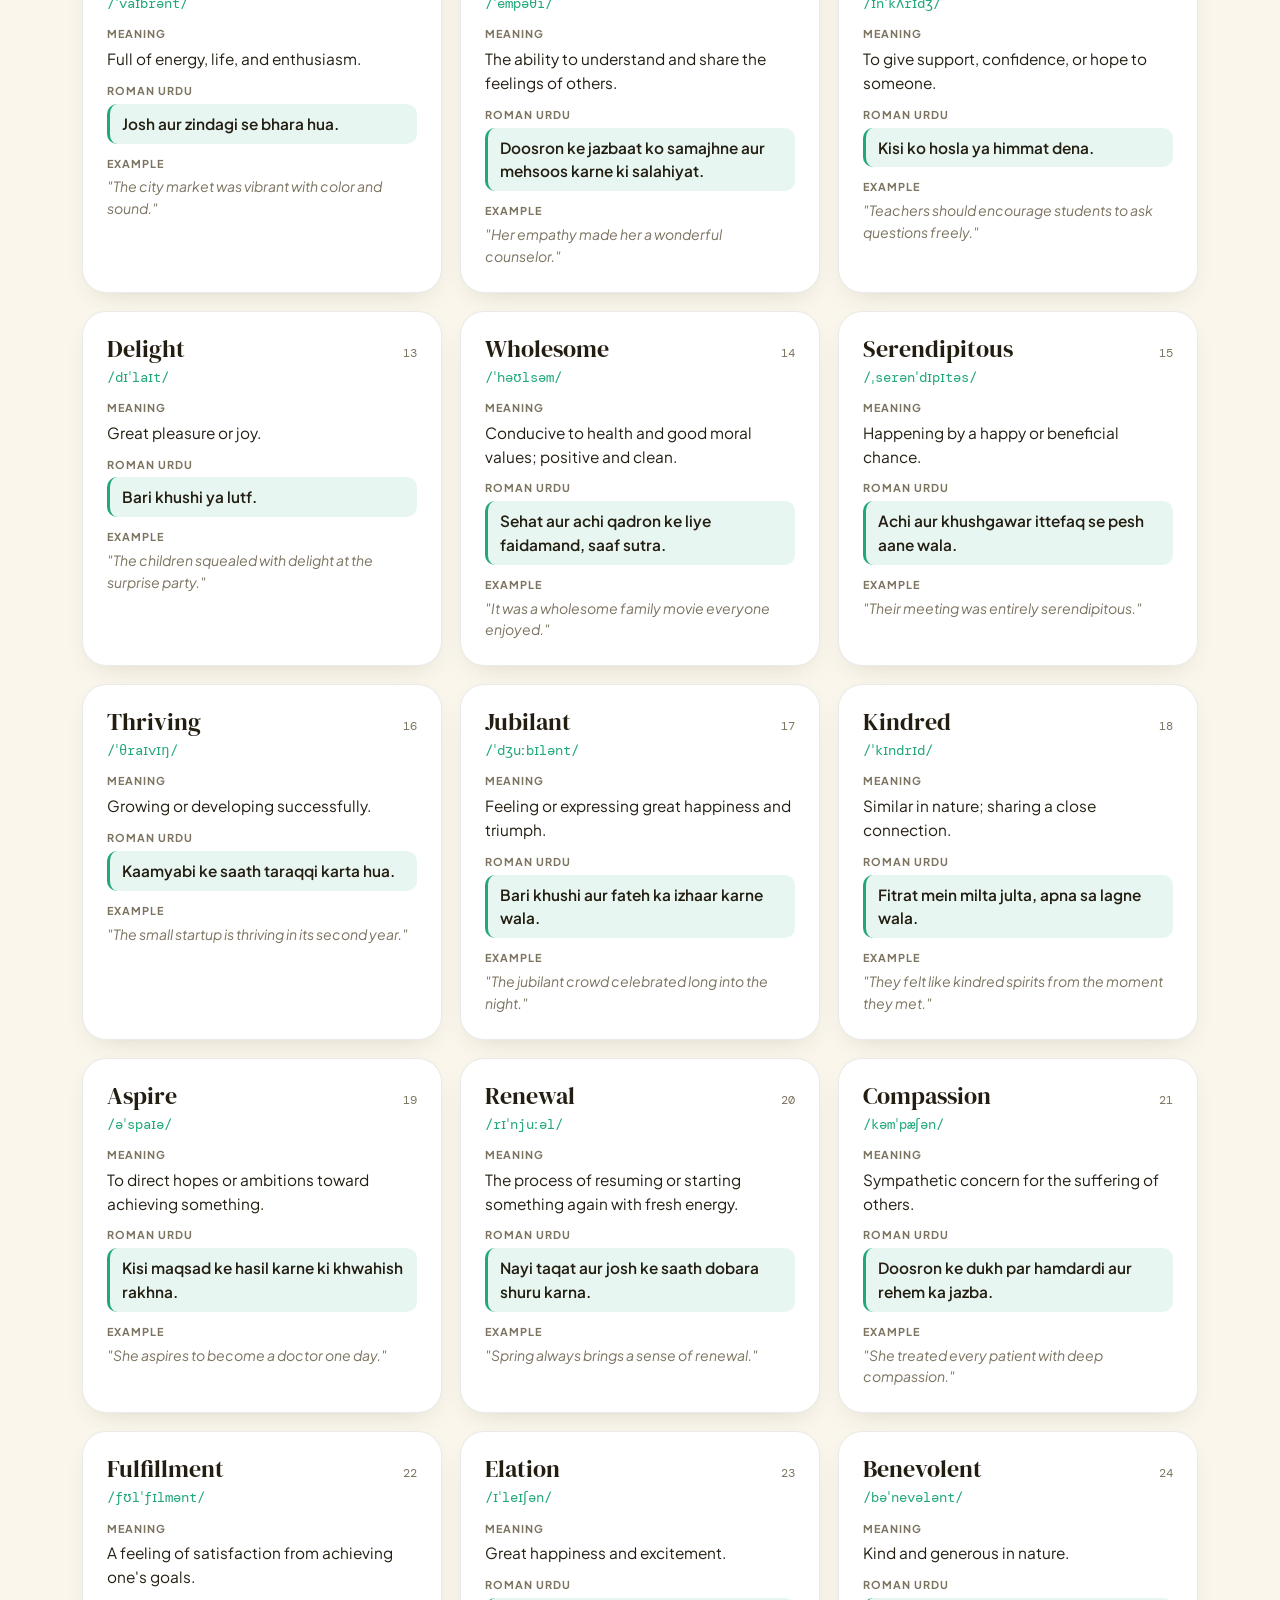
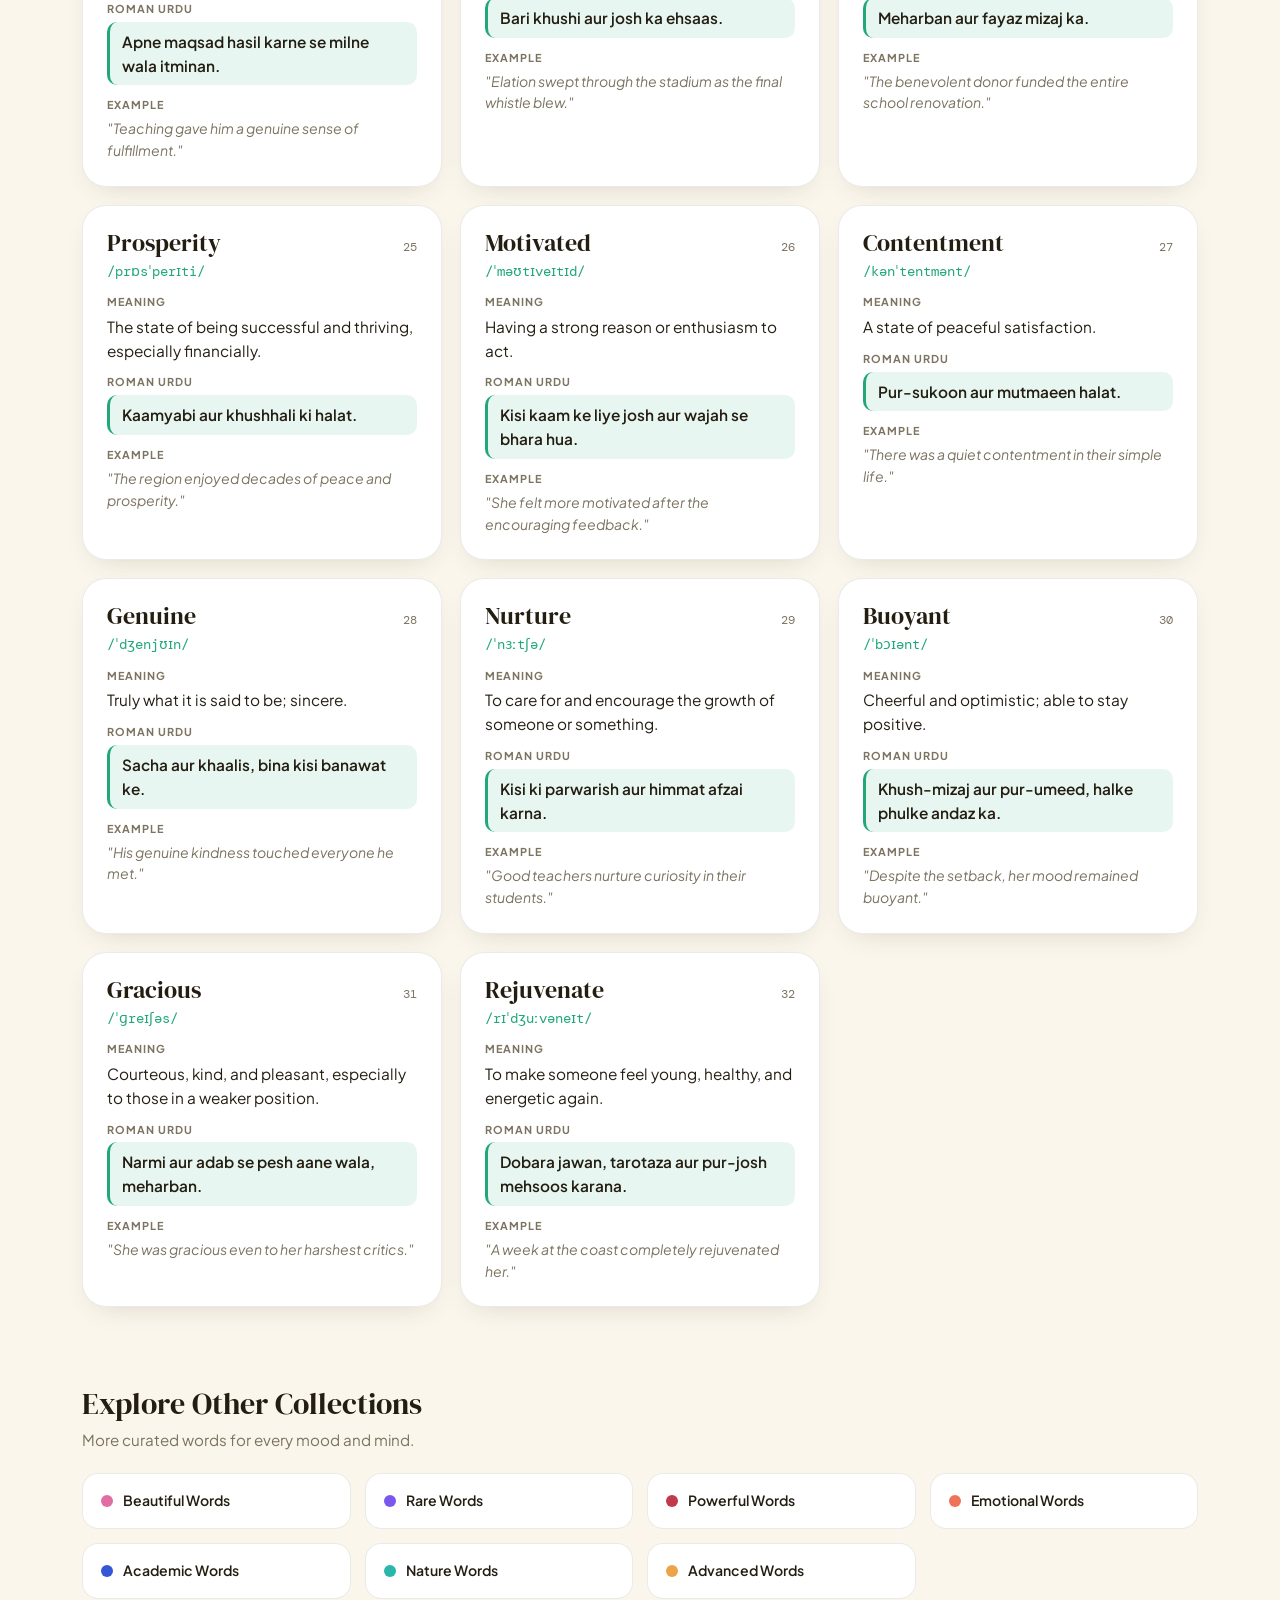
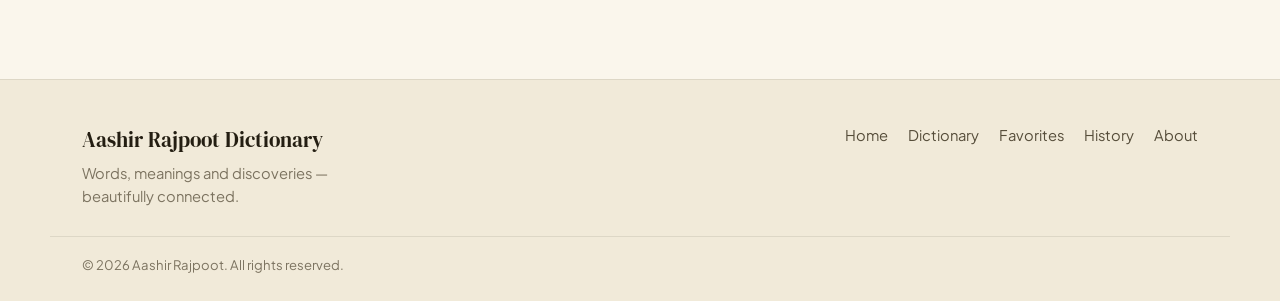
<file: positive-words.html>
<!DOCTYPE html>
<html lang="en">
<head>
<meta charset="UTF-8">
<meta name="viewport" content="width=device-width, initial-scale=1.0">
<meta name="google-site-verification" content="vcy5GlYFLLbsczs7yb1c3dWlaX39c3kI9vy6ESObZO0" />
<title>Positive Words — Aashir Dictionary</title>
<meta name="description" content="Words that lift the spirit. Explore 32+ positive words with meanings, Roman Urdu translations and example sentences on Aashir Dictionary.">

<meta name="keywords" content="positive English words, uplifting vocabulary, Aashir Dictionary">
<link rel="canonical" href="https://aashir-rajpoot.github.io/Aashirrajpootdictionary/positive-words.html">
<link rel="icon" href="favicon.ico" sizes="any">
<link rel="icon" type="image/png" sizes="16x16" href="favicon-16x16.png">
<link rel="icon" type="image/png" sizes="32x32" href="favicon-32x32.png">
<link rel="icon" type="image/png" sizes="192x192" href="favicon-192x192.png">
<link rel="apple-touch-icon" sizes="180x180" href="apple-touch-icon.png">
<link rel="manifest" href="site.webmanifest">
<meta name="theme-color" content="#080b15">


<link rel="preconnect" href="https://fonts.googleapis.com">
<link rel="preconnect" href="https://fonts.gstatic.com" crossorigin>
<link href="https://fonts.googleapis.com/css2?family=DM+Serif+Display:ital@0;1&family=Plus+Jakarta+Sans:ital,wght@0,400;0,500;0,600;0,700;0,800;1,400&family=DM+Mono:wght@400;500&display=swap" rel="stylesheet">

<link rel="stylesheet" href="style.css">

<meta property="og:type" content="article">
<meta property="og:site_name" content="Aashir Dictionary">
<meta property="og:locale" content="en_US">
<meta property="og:title" content="Positive Words — Aashir Dictionary">
<meta property="og:description" content="Words that lift the spirit. Explore 32+ positive words with meanings, Roman Urdu translations and example sentences on Aashir Dictionary.">
<meta property="og:url" content="https://aashir-rajpoot.github.io/Aashirrajpootdictionary/positive-words.html">
<meta property="og:image" content="https://aashir-rajpoot.github.io/Aashirrajpootdictionary/social-preview.png">
<meta property="og:image:width" content="1200">
<meta property="og:image:height" content="630">
<meta name="twitter:card" content="summary_large_image">
<meta name="twitter:title" content="Positive Words — Aashir Dictionary">
<meta name="twitter:description" content="Words that lift the spirit. Explore 32+ positive words with meanings, Roman Urdu translations and example sentences on Aashir Dictionary.">
<meta name="twitter:image" content="https://aashir-rajpoot.github.io/Aashirrajpootdictionary/social-preview.png">

<script type="application/ld+json">
{
  "@context": "https://schema.org",
  "@type": "CollectionPage",
  "name": "Positive Words — Aashir Dictionary",
  "url": "https://aashir-rajpoot.github.io/Aashirrajpootdictionary/positive-words.html",
  "description": "Words that lift the spirit. Explore 32+ positive words with meanings, Roman Urdu translations and example sentences on Aashir Dictionary.",
  "isPartOf": {
    "@type": "WebSite",
    "name": "Aashir Dictionary",
    "url": "https://aashir-rajpoot.github.io/Aashirrajpootdictionary/"
  },
  "breadcrumb": {
    "@type": "BreadcrumbList",
    "itemListElement": [
      { "@type": "ListItem", "position": 1, "name": "Home", "item": "https://aashir-rajpoot.github.io/Aashirrajpootdictionary/" },
      { "@type": "ListItem", "position": 2, "name": "Positive Words", "item": "https://aashir-rajpoot.github.io/Aashirrajpootdictionary/positive-words.html" }
    ]
  }
}
</script>
</head>
<body>

<div class="bg-decor" aria-hidden="true">
  <div class="orb orb-1"></div>
  <div class="orb orb-2"></div>
  <div class="orb orb-3"></div>
</div>

<a class="skip-link" href="#main">Skip to content</a>

<header class="site-header" id="top">
  <div class="header-inner">
    <a href="index.html" class="brand" aria-label="Aashir Rajpoot Dictionary, home">
      <span class="brand-mark" aria-hidden="true">
        <svg viewBox="0 0 64 64" width="40" height="40">
          <defs>
            <linearGradient id="markGrad" x1="0" y1="0" x2="1" y2="1">
              <stop offset="0%" stop-color="var(--gold-bright)"/>
              <stop offset="100%" stop-color="var(--gold)"/>
            </linearGradient>
            <linearGradient id="markGrad2" x1="0" y1="0" x2="1" y2="1">
              <stop offset="0%" stop-color="var(--turquoise)"/>
              <stop offset="100%" stop-color="var(--violet)"/>
            </linearGradient>
          </defs>
          <circle cx="32" cy="32" r="30" fill="none" stroke="url(#markGrad)" stroke-width="1.4" opacity="0.55"/>
          <text x="32" y="41" text-anchor="middle" font-family="DM Serif Display, serif" font-size="28" fill="url(#markGrad)">A</text>
          <path d="M40 20 L45 34 L40 48 L36 34 Z" fill="url(#markGrad2)" opacity="0.9"/>
        </svg>
      </span>
      <span class="brand-text">
        <span class="brand-name">Aashir Rajpoot</span>
        <span class="brand-sub">Dictionary</span>
      </span>
    </a>

    <nav class="main-nav" aria-label="Primary">
      <ul>
        <li><a href="index.html#top" class="nav-link" data-nav="top">Home</a></li>
        <li><a href="index.html#dictionary" class="nav-link active-nav" data-nav="dictionary">Dictionary</a></li>
        <li><a href="index.html#favorites" class="nav-link" data-nav="favorites">Favorites</a></li>
        <li><a href="index.html#history" class="nav-link" data-nav="history">History</a></li>
        <li><a href="index.html#about" class="nav-link" data-nav="about">About</a></li>
      </ul>
    </nav>

    <div class="header-actions">
      <button id="themeToggle" class="theme-toggle" type="button" aria-label="Switch to light mode" aria-pressed="false">
        <svg class="icon-sun" viewBox="0 0 24 24" width="19" height="19" aria-hidden="true"><circle cx="12" cy="12" r="4.4"/><g class="sun-rays"><line x1="12" y1="1.5" x2="12" y2="4.2"/><line x1="12" y1="19.8" x2="12" y2="22.5"/><line x1="1.5" y1="12" x2="4.2" y2="12"/><line x1="19.8" y1="12" x2="22.5" y2="12"/><line x1="4.4" y1="4.4" x2="6.3" y2="6.3"/><line x1="17.7" y1="17.7" x2="19.6" y2="19.6"/><line x1="4.4" y1="19.6" x2="6.3" y2="17.7"/><line x1="17.7" y1="6.3" x2="19.6" y2="4.4"/></g></svg>
        <svg class="icon-moon" viewBox="0 0 24 24" width="19" height="19" aria-hidden="true"><path d="M20 14.5A8.5 8.5 0 1 1 9.5 4a7 7 0 1 0 10.5 10.5Z"/></svg>
      </button>
      <button id="navToggle" class="nav-toggle" type="button" aria-label="Open menu" aria-expanded="false" aria-controls="mobileNav">
        <span></span><span></span><span></span>
      </button>
    </div>
  </div>

  <nav id="mobileNav" class="mobile-nav" aria-label="Mobile">
    <ul>
      <li><a href="index.html#top" class="nav-link" data-nav="top">Home</a></li>
      <li><a href="index.html#dictionary" class="nav-link" data-nav="dictionary">Dictionary</a></li>
      <li><a href="index.html#favorites" class="nav-link" data-nav="favorites">Favorites</a></li>
      <li><a href="index.html#history" class="nav-link" data-nav="history">History</a></li>
      <li><a href="index.html#about" class="nav-link" data-nav="about">About</a></li>
    </ul>
  </nav>
</header>

<main id="main">

  <section class="cat-hero" aria-labelledby="cat-heading" style="--cat-color:var(--emerald)">
    <nav class="cat-breadcrumb" aria-label="Breadcrumb">
      <a href="index.html">Home</a>
      <svg viewBox="0 0 24 24" width="14" height="14" aria-hidden="true"><polyline points="9 6 15 12 9 18"/></svg>
      <a href="index.html#dictionary">Explore Words</a>
      <svg viewBox="0 0 24 24" width="14" height="14" aria-hidden="true"><polyline points="9 6 15 12 9 18"/></svg>
      <span>Positive Words</span>
    </nav>
    <div class="category-dot"></div>
    <h1 id="cat-heading">Positive Words</h1>
    <p class="cat-hero-sub">&ldquo;Words that lift the spirit.&rdquo;</p>
    <p class="cat-count" id="wordCount">32 words in this collection</p>

    <div class="cat-search-shell" style="--cat-color:var(--emerald)">
      <svg class="search-icon" viewBox="0 0 24 24" width="18" height="18" aria-hidden="true"><circle cx="11" cy="11" r="7"/><line x1="21" y1="21" x2="16.2" y2="16.2"/></svg>
      <label for="catSearchInput" class="visually-hidden">Search Positive Words</label>
      <input type="text" id="catSearchInput" class="cat-search-input" placeholder="Search within Positive Words..." autocomplete="off" spellcheck="false">
      <button type="button" id="catSearchClear" class="cat-search-clear" aria-label="Clear search">
        <svg viewBox="0 0 24 24" width="14" height="14" aria-hidden="true"><line x1="5" y1="5" x2="19" y2="19"/><line x1="19" y1="5" x2="5" y2="19"/></svg>
      </button>
    </div>
  </section>

  <section class="cat-words-section" aria-label="Positive Words">
    <div class="section-inner">
      <div class="word-grid" id="wordGrid" style="--cat-color:var(--emerald)" aria-live="polite"></div>
    </div>
  </section>

  <section class="other-cats-section" aria-label="Other categories">
    <div class="section-inner">
      <div class="block-heading">
        <h2>Explore Other Collections</h2>
        <p>More curated words for every mood and mind.</p>
      </div>
      <div class="other-cats-grid">
        <a class="other-cat-card" href="beautiful-words.html" style="--cat-color:var(--pink)"><span class="category-dot"></span><span>Beautiful Words</span></a>
        <a class="other-cat-card" href="rare-words.html" style="--cat-color:var(--violet)"><span class="category-dot"></span><span>Rare Words</span></a>
        <a class="other-cat-card" href="powerful-words.html" style="--cat-color:var(--crimson)"><span class="category-dot"></span><span>Powerful Words</span></a>
        <a class="other-cat-card" href="emotional-words.html" style="--cat-color:var(--coral)"><span class="category-dot"></span><span>Emotional Words</span></a>
        <a class="other-cat-card" href="academic-words.html" style="--cat-color:var(--royal-blue)"><span class="category-dot"></span><span>Academic Words</span></a>
        <a class="other-cat-card" href="nature-words.html" style="--cat-color:var(--teal)"><span class="category-dot"></span><span>Nature Words</span></a>
        <a class="other-cat-card" href="advanced-words.html" style="--cat-color:var(--amber)"><span class="category-dot"></span><span>Advanced Words</span></a>
      </div>
    </div>
  </section>

</main>

<footer class="site-footer">
  <div class="section-inner footer-inner">
    <div class="footer-brand">
      <p class="footer-title">Aashir Rajpoot Dictionary</p>
      <p class="footer-tag">Words, meanings and discoveries — beautifully connected.</p>
    </div>
    <nav class="footer-nav" aria-label="Footer">
      <a href="index.html#top">Home</a>
      <a href="index.html#dictionary">Dictionary</a>
      <a href="index.html#favorites">Favorites</a>
      <a href="index.html#history">History</a>
      <a href="index.html#about">About</a>
    </nav>
  </div>
  <div class="section-inner footer-bottom">
    <p>&copy; 2026 Aashir Rajpoot. All rights reserved.</p>
  </div>
</footer>

<script>
  window.CATEGORY_INFO = { name: "Positive Words", slug: "positive-words", color: "var(--emerald)", desc: "Words that lift the spirit." };
  window.WORDS = [
    { word: "Euphoria", phonetic: null, meaning: "A feeling of intense happiness and excitement.", urdu: "Shadeed khushi aur josh ka ehsaas.", example: "She felt euphoria when she finally passed her exams." },
    { word: "Gratitude", phonetic: "/ˈɡrætɪtjuːd/", meaning: "The quality of being thankful.", urdu: "Shukar guzari ka jazba.", example: "He wrote a letter expressing his gratitude to his mentor." },
    { word: "Flourish", phonetic: "/ˈflʌrɪʃ/", meaning: "To grow or develop in a healthy, vigorous way.", urdu: "Khoob taraqqi karna, phalna phoolna.", example: "Small businesses began to flourish after the new policy." },
    { word: "Radiant", phonetic: "/ˈreɪdiənt/", meaning: "Glowing with happiness, health, or light.", urdu: "Khushi ya sehat se chamakta hua.", example: "The newlyweds looked radiant on their special day." },
    { word: "Harmony", phonetic: "/ˈhɑːməni/", meaning: "A state of agreement, peace, and balance.", urdu: "Ittefaq, aman aur tawazun ki halat.", example: "The community lived in harmony despite their differences." },
    { word: "Optimism", phonetic: "/ˈɒptɪmɪzəm/", meaning: "Hopefulness and confidence about the future.", urdu: "Mustaqbil ke baare mein umeed aur khush-fehmi.", example: "Her optimism never faded, even in tough times." },
    { word: "Blossom", phonetic: "/ˈblɒsəm/", meaning: "To develop and thrive in a positive way.", urdu: "Behtar tareeke se phalna phoolna, taraqqi karna.", example: "Under his guidance, the young team began to blossom." },
    { word: "Uplift", phonetic: "/ˈʌplɪft/", meaning: "To raise spirits or improve someone's mood.", urdu: "Kisi ka hosla ya mizaj behtar karna.", example: "Her kind words were enough to uplift the whole room." },
    { word: "Cheerful", phonetic: "/ˈtʃɪəfʊl/", meaning: "Noticeably happy and optimistic.", urdu: "Khush-mizaj aur mustaqil khush rehne wala.", example: "The cheerful shopkeeper greeted every customer with a smile." },
    { word: "Vibrant", phonetic: "/ˈvaɪbrənt/", meaning: "Full of energy, life, and enthusiasm.", urdu: "Josh aur zindagi se bhara hua.", example: "The city market was vibrant with color and sound." },
    { word: "Empathy", phonetic: "/ˈempəθi/", meaning: "The ability to understand and share the feelings of others.", urdu: "Doosron ke jazbaat ko samajhne aur mehsoos karne ki salahiyat.", example: "Her empathy made her a wonderful counselor." },
    { word: "Encourage", phonetic: "/ɪnˈkʌrɪdʒ/", meaning: "To give support, confidence, or hope to someone.", urdu: "Kisi ko hosla ya himmat dena.", example: "Teachers should encourage students to ask questions freely." },
    { word: "Delight", phonetic: "/dɪˈlaɪt/", meaning: "Great pleasure or joy.", urdu: "Bari khushi ya lutf.", example: "The children squealed with delight at the surprise party." },
    { word: "Wholesome", phonetic: "/ˈhəʊlsəm/", meaning: "Conducive to health and good moral values; positive and clean.", urdu: "Sehat aur achi qadron ke liye faidamand, saaf sutra.", example: "It was a wholesome family movie everyone enjoyed." },
    { word: "Serendipitous", phonetic: "/ˌserənˈdɪpɪtəs/", meaning: "Happening by a happy or beneficial chance.", urdu: "Achi aur khushgawar ittefaq se pesh aane wala.", example: "Their meeting was entirely serendipitous." },
    { word: "Thriving", phonetic: "/ˈθraɪvɪŋ/", meaning: "Growing or developing successfully.", urdu: "Kaamyabi ke saath taraqqi karta hua.", example: "The small startup is thriving in its second year." },
    { word: "Jubilant", phonetic: "/ˈdʒuːbɪlənt/", meaning: "Feeling or expressing great happiness and triumph.", urdu: "Bari khushi aur fateh ka izhaar karne wala.", example: "The jubilant crowd celebrated long into the night." },
    { word: "Kindred", phonetic: "/ˈkɪndrɪd/", meaning: "Similar in nature; sharing a close connection.", urdu: "Fitrat mein milta julta, apna sa lagne wala.", example: "They felt like kindred spirits from the moment they met." },
    { word: "Aspire", phonetic: "/əˈspaɪə/", meaning: "To direct hopes or ambitions toward achieving something.", urdu: "Kisi maqsad ke hasil karne ki khwahish rakhna.", example: "She aspires to become a doctor one day." },
    { word: "Renewal", phonetic: "/rɪˈnjuːəl/", meaning: "The process of resuming or starting something again with fresh energy.", urdu: "Nayi taqat aur josh ke saath dobara shuru karna.", example: "Spring always brings a sense of renewal." },
    { word: "Compassion", phonetic: "/kəmˈpæʃən/", meaning: "Sympathetic concern for the suffering of others.", urdu: "Doosron ke dukh par hamdardi aur rehem ka jazba.", example: "She treated every patient with deep compassion." },
    { word: "Fulfillment", phonetic: "/fʊlˈfɪlmənt/", meaning: "A feeling of satisfaction from achieving one's goals.", urdu: "Apne maqsad hasil karne se milne wala itminan.", example: "Teaching gave him a genuine sense of fulfillment." },
    { word: "Elation", phonetic: "/ɪˈleɪʃən/", meaning: "Great happiness and excitement.", urdu: "Bari khushi aur josh ka ehsaas.", example: "Elation swept through the stadium as the final whistle blew." },
    { word: "Benevolent", phonetic: "/bəˈnevələnt/", meaning: "Kind and generous in nature.", urdu: "Meharban aur fayaz mizaj ka.", example: "The benevolent donor funded the entire school renovation." },
    { word: "Prosperity", phonetic: "/prɒsˈperɪti/", meaning: "The state of being successful and thriving, especially financially.", urdu: "Kaamyabi aur khushhali ki halat.", example: "The region enjoyed decades of peace and prosperity." },
    { word: "Motivated", phonetic: "/ˈməʊtɪveɪtɪd/", meaning: "Having a strong reason or enthusiasm to act.", urdu: "Kisi kaam ke liye josh aur wajah se bhara hua.", example: "She felt more motivated after the encouraging feedback." },
    { word: "Contentment", phonetic: "/kənˈtentmənt/", meaning: "A state of peaceful satisfaction.", urdu: "Pur-sukoon aur mutmaeen halat.", example: "There was a quiet contentment in their simple life." },
    { word: "Genuine", phonetic: "/ˈdʒenjʊɪn/", meaning: "Truly what it is said to be; sincere.", urdu: "Sacha aur khaalis, bina kisi banawat ke.", example: "His genuine kindness touched everyone he met." },
    { word: "Nurture", phonetic: "/ˈnɜːtʃə/", meaning: "To care for and encourage the growth of someone or something.", urdu: "Kisi ki parwarish aur himmat afzai karna.", example: "Good teachers nurture curiosity in their students." },
    { word: "Buoyant", phonetic: "/ˈbɔɪənt/", meaning: "Cheerful and optimistic; able to stay positive.", urdu: "Khush-mizaj aur pur-umeed, halke phulke andaz ka.", example: "Despite the setback, her mood remained buoyant." },
    { word: "Gracious", phonetic: "/ˈɡreɪʃəs/", meaning: "Courteous, kind, and pleasant, especially to those in a weaker position.", urdu: "Narmi aur adab se pesh aane wala, meharban.", example: "She was gracious even to her harshest critics." },
    { word: "Rejuvenate", phonetic: "/rɪˈdʒuːvəneɪt/", meaning: "To make someone feel young, healthy, and energetic again.", urdu: "Dobara jawan, tarotaza aur pur-josh mehsoos karana.", example: "A week at the coast completely rejuvenated her." }
  ];
</script>
<script src="category-page.js"></script>
</body>
</html>
</file>
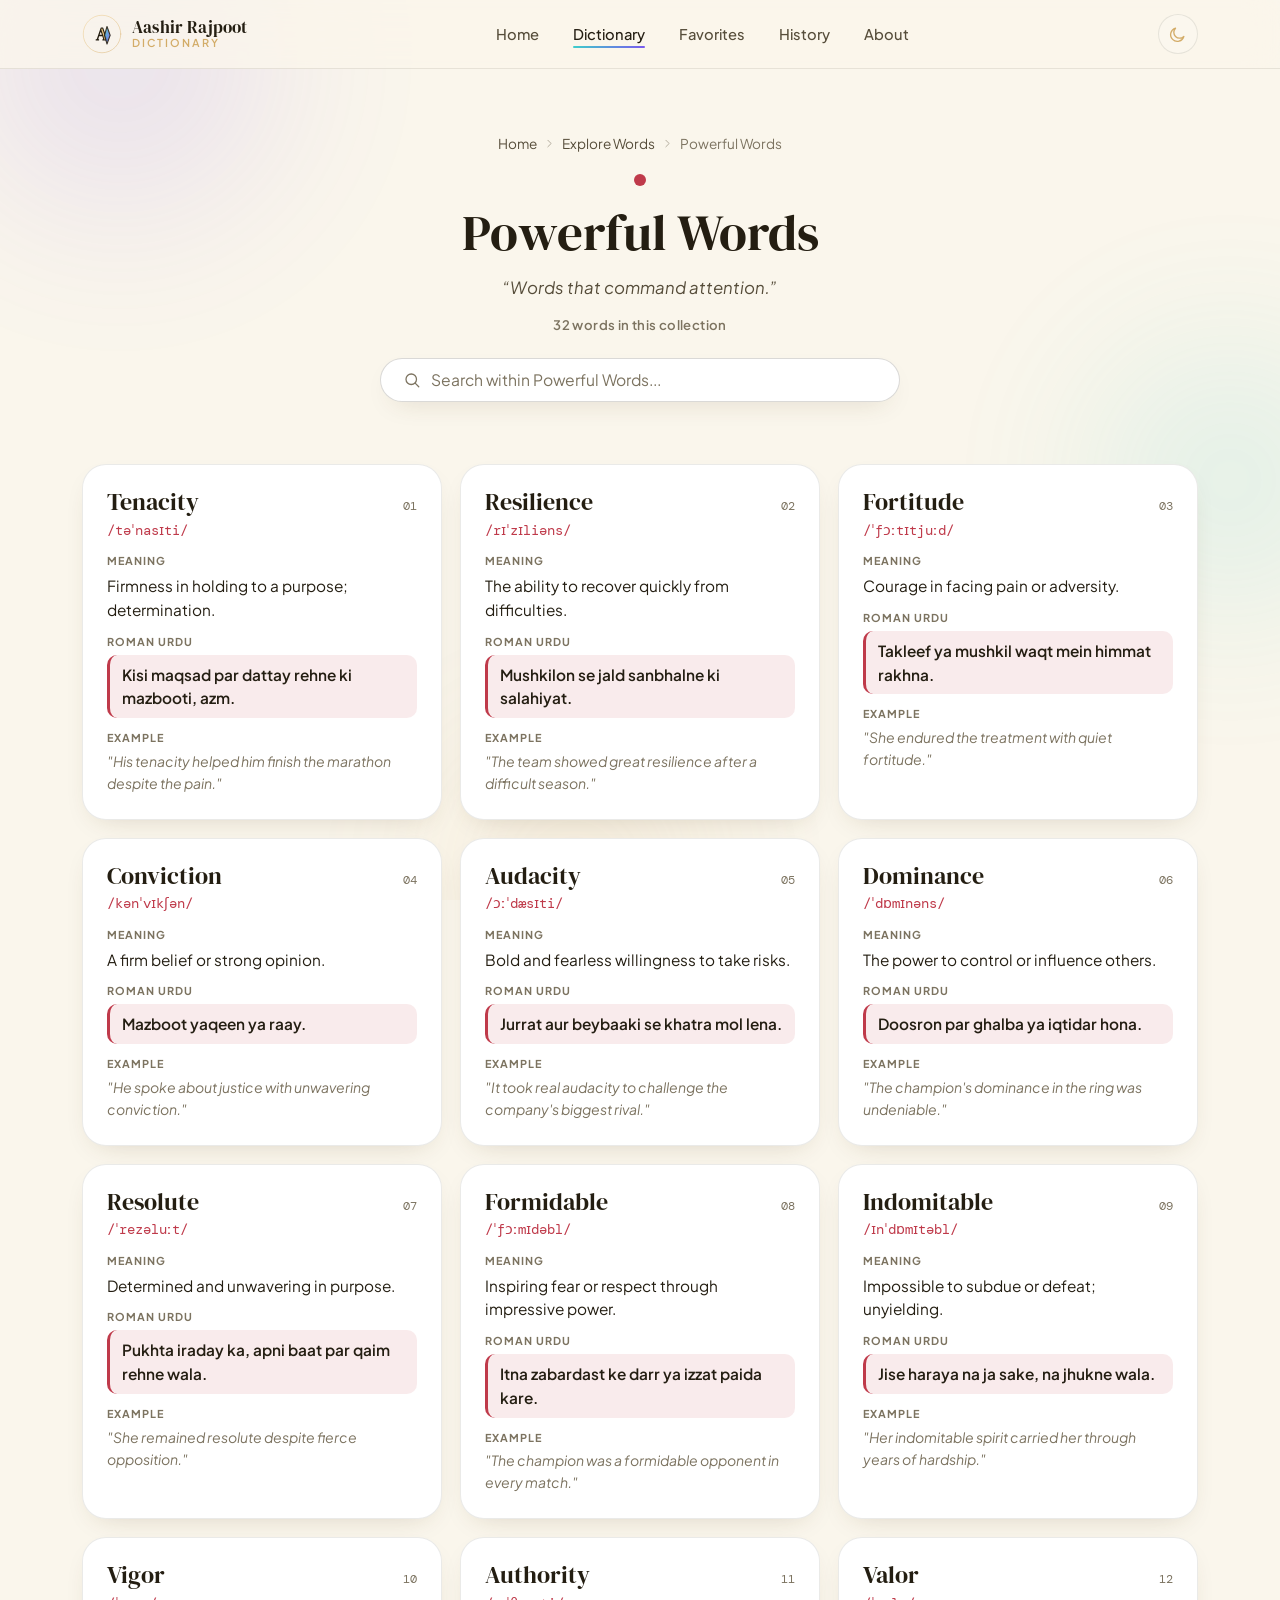
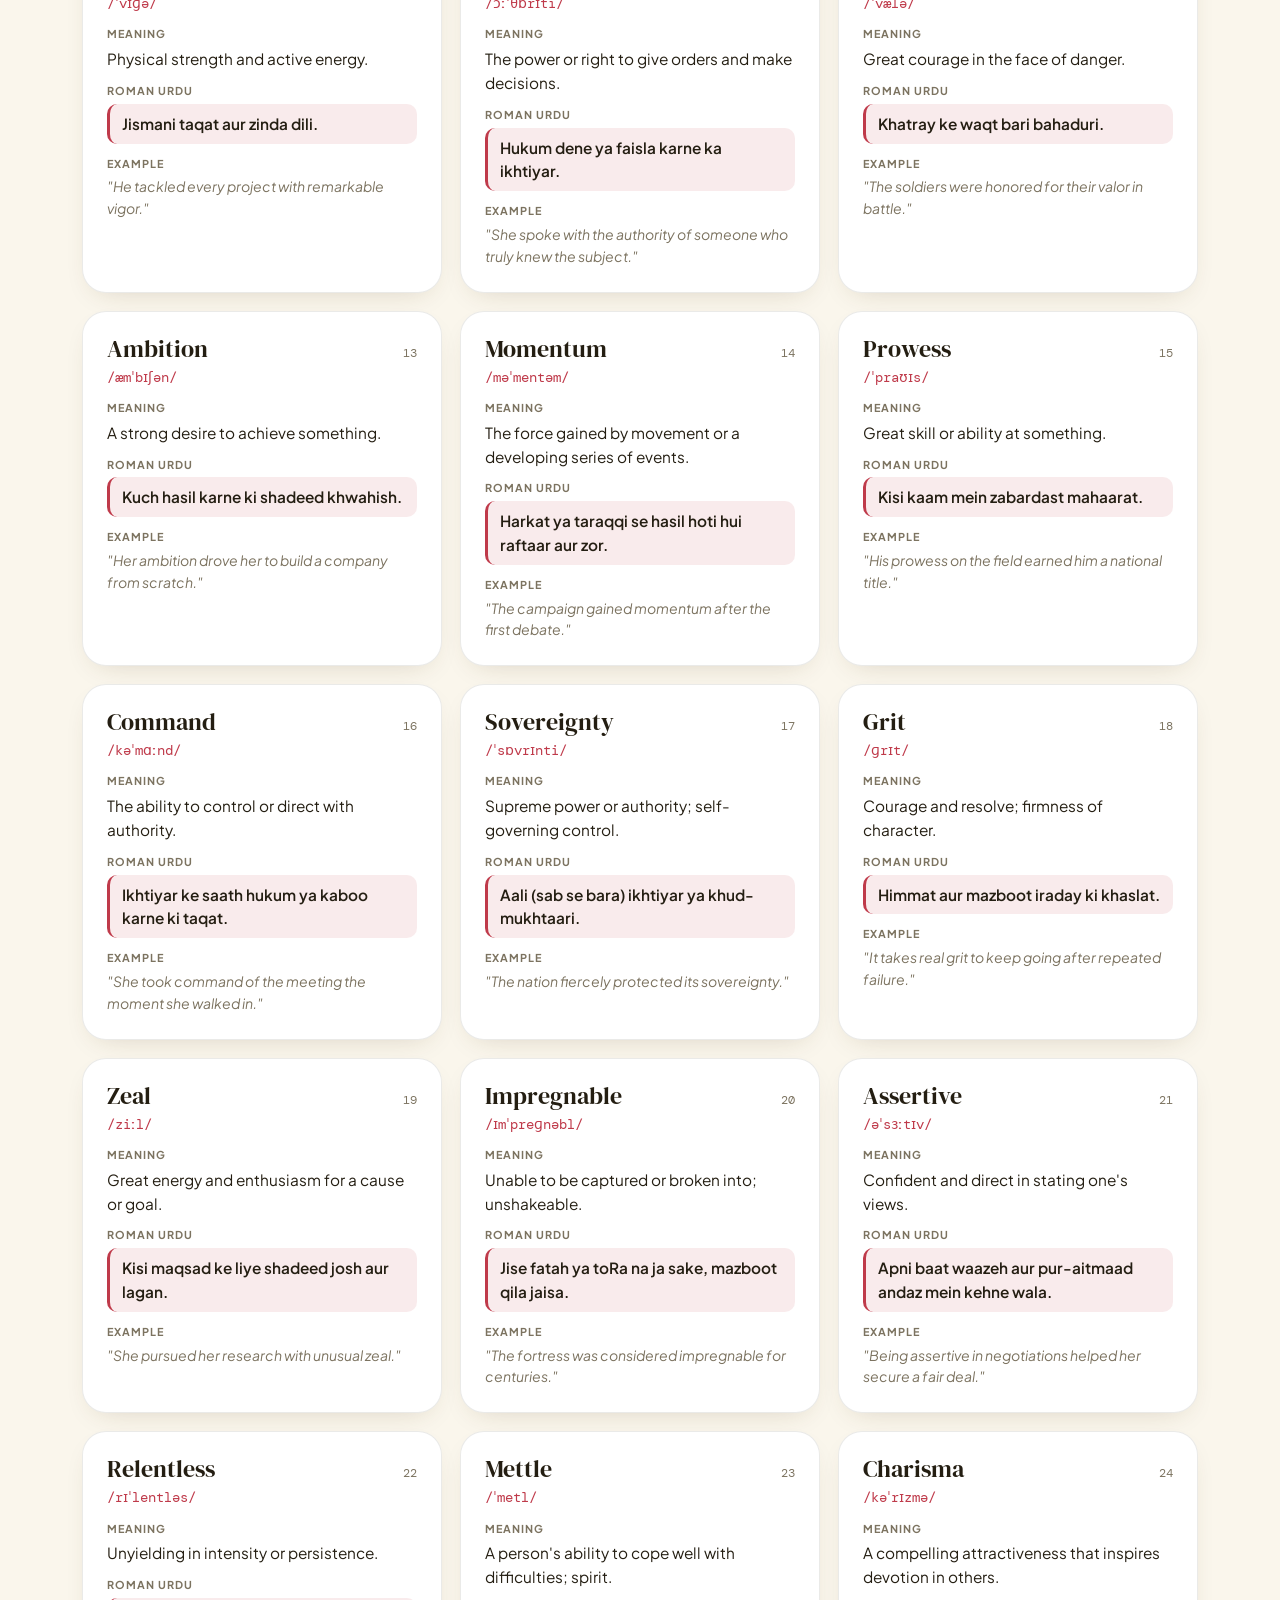
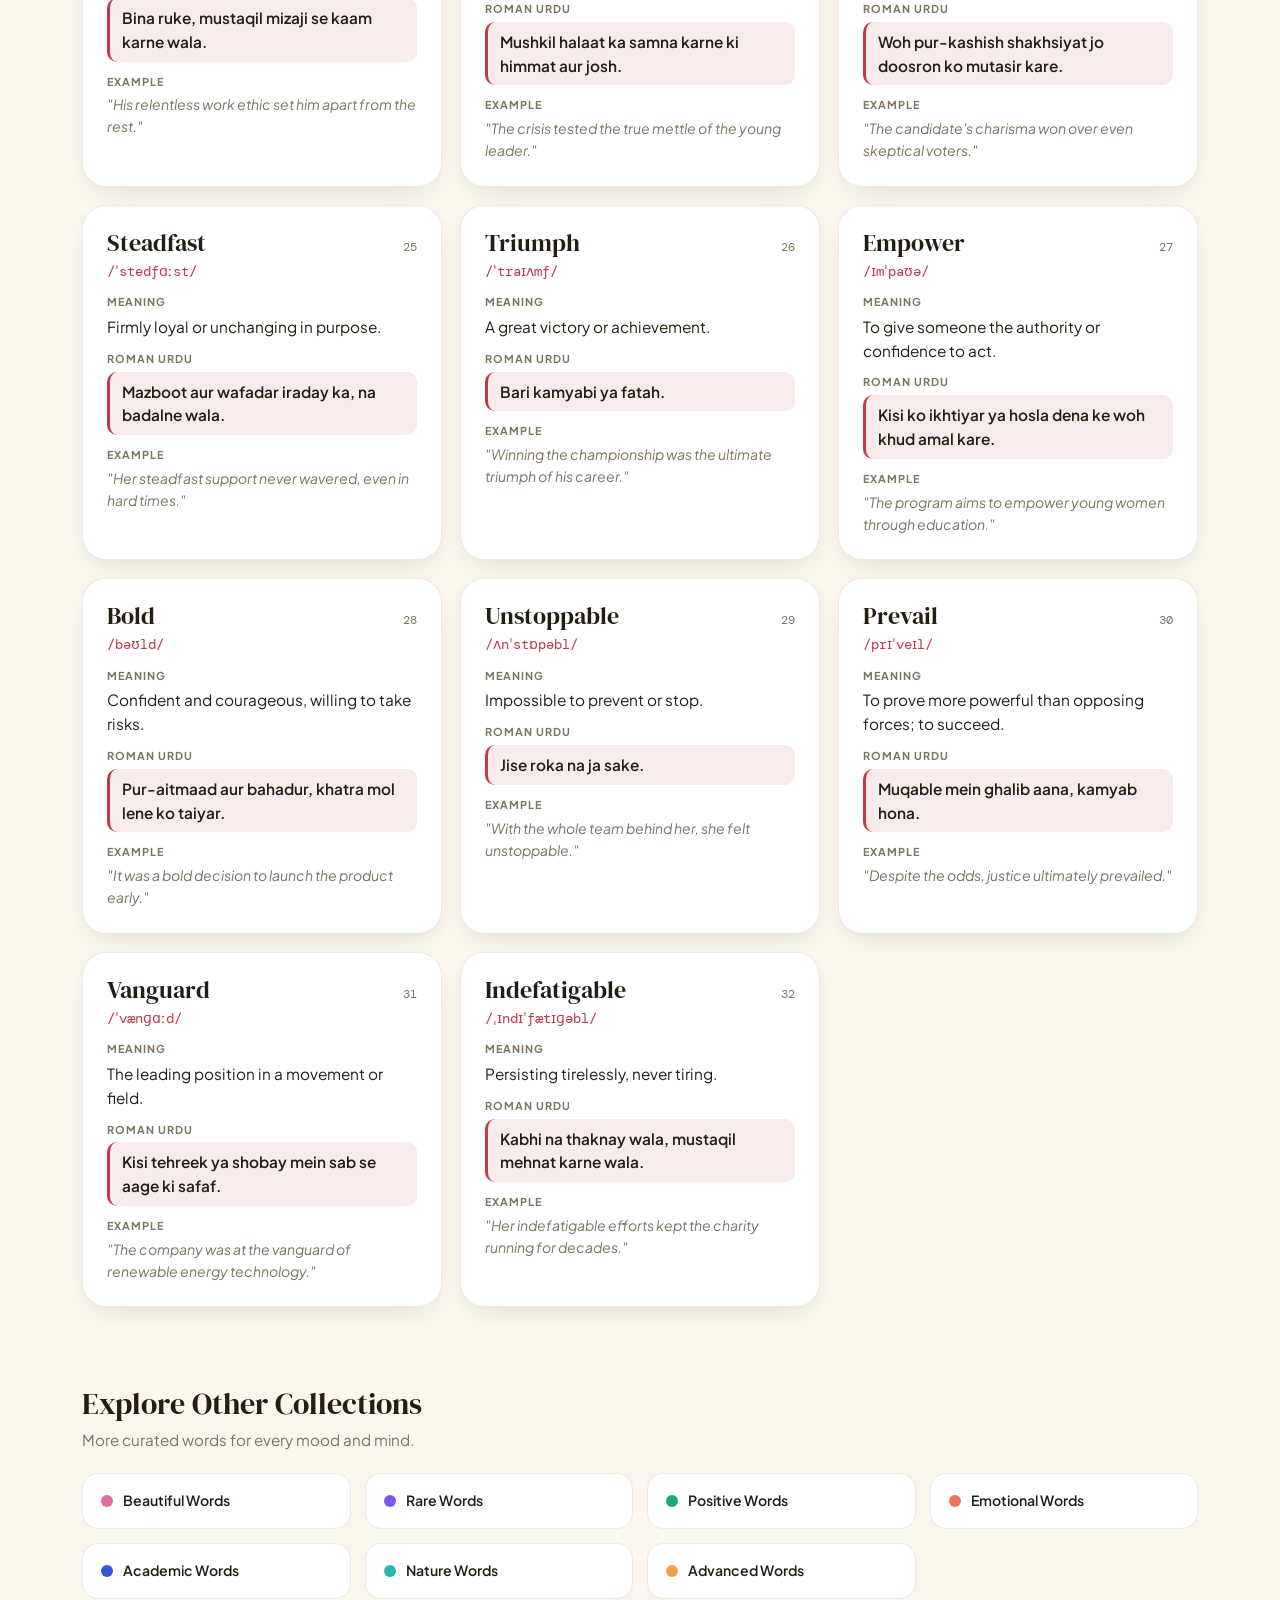
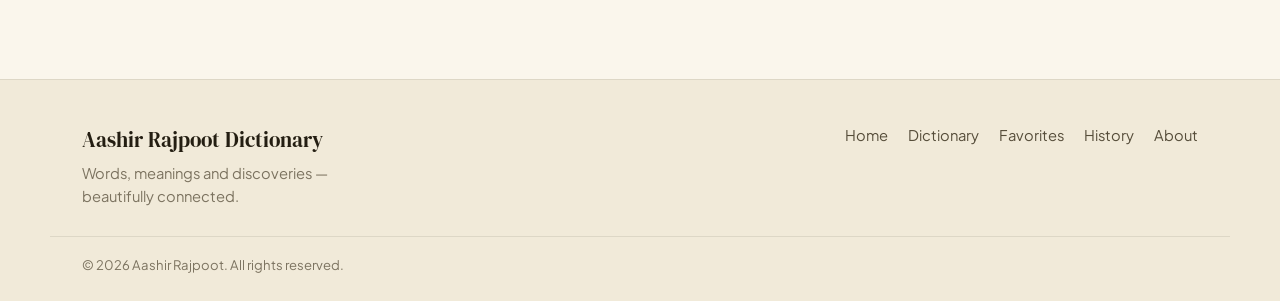
<file: powerful-words.html>
<!DOCTYPE html>
<html lang="en">
<head>
<meta charset="UTF-8">
<meta name="viewport" content="width=device-width, initial-scale=1.0">
<meta name="google-site-verification" content="vcy5GlYFLLbsczs7yb1c3dWlaX39c3kI9vy6ESObZO0" />
<title>Powerful Words — Aashir Dictionary</title>
<meta name="description" content="Words that command attention. Explore 32+ powerful words with meanings, Roman Urdu translations and example sentences on Aashir Dictionary.">

<meta name="keywords" content="powerful English words, strong vocabulary words, Aashir Dictionary">
<link rel="canonical" href="https://aashir-rajpoot.github.io/Aashirrajpootdictionary/powerful-words.html">
<link rel="icon" href="favicon.ico" sizes="any">
<link rel="icon" type="image/png" sizes="16x16" href="favicon-16x16.png">
<link rel="icon" type="image/png" sizes="32x32" href="favicon-32x32.png">
<link rel="icon" type="image/png" sizes="192x192" href="favicon-192x192.png">
<link rel="apple-touch-icon" sizes="180x180" href="apple-touch-icon.png">
<link rel="manifest" href="site.webmanifest">
<meta name="theme-color" content="#080b15">


<link rel="preconnect" href="https://fonts.googleapis.com">
<link rel="preconnect" href="https://fonts.gstatic.com" crossorigin>
<link href="https://fonts.googleapis.com/css2?family=DM+Serif+Display:ital@0;1&family=Plus+Jakarta+Sans:ital,wght@0,400;0,500;0,600;0,700;0,800;1,400&family=DM+Mono:wght@400;500&display=swap" rel="stylesheet">

<link rel="stylesheet" href="style.css">

<meta property="og:type" content="article">
<meta property="og:site_name" content="Aashir Dictionary">
<meta property="og:locale" content="en_US">
<meta property="og:title" content="Powerful Words — Aashir Dictionary">
<meta property="og:description" content="Words that command attention. Explore 32+ powerful words with meanings, Roman Urdu translations and example sentences on Aashir Dictionary.">
<meta property="og:url" content="https://aashir-rajpoot.github.io/Aashirrajpootdictionary/powerful-words.html">
<meta property="og:image" content="https://aashir-rajpoot.github.io/Aashirrajpootdictionary/social-preview.png">
<meta property="og:image:width" content="1200">
<meta property="og:image:height" content="630">
<meta name="twitter:card" content="summary_large_image">
<meta name="twitter:title" content="Powerful Words — Aashir Dictionary">
<meta name="twitter:description" content="Words that command attention. Explore 32+ powerful words with meanings, Roman Urdu translations and example sentences on Aashir Dictionary.">
<meta name="twitter:image" content="https://aashir-rajpoot.github.io/Aashirrajpootdictionary/social-preview.png">

<script type="application/ld+json">
{
  "@context": "https://schema.org",
  "@type": "CollectionPage",
  "name": "Powerful Words — Aashir Dictionary",
  "url": "https://aashir-rajpoot.github.io/Aashirrajpootdictionary/powerful-words.html",
  "description": "Words that command attention. Explore 32+ powerful words with meanings, Roman Urdu translations and example sentences on Aashir Dictionary.",
  "isPartOf": {
    "@type": "WebSite",
    "name": "Aashir Dictionary",
    "url": "https://aashir-rajpoot.github.io/Aashirrajpootdictionary/"
  },
  "breadcrumb": {
    "@type": "BreadcrumbList",
    "itemListElement": [
      { "@type": "ListItem", "position": 1, "name": "Home", "item": "https://aashir-rajpoot.github.io/Aashirrajpootdictionary/" },
      { "@type": "ListItem", "position": 2, "name": "Powerful Words", "item": "https://aashir-rajpoot.github.io/Aashirrajpootdictionary/powerful-words.html" }
    ]
  }
}
</script>
</head>
<body>

<div class="bg-decor" aria-hidden="true">
  <div class="orb orb-1"></div>
  <div class="orb orb-2"></div>
  <div class="orb orb-3"></div>
</div>

<a class="skip-link" href="#main">Skip to content</a>

<header class="site-header" id="top">
  <div class="header-inner">
    <a href="index.html" class="brand" aria-label="Aashir Rajpoot Dictionary, home">
      <span class="brand-mark" aria-hidden="true">
        <svg viewBox="0 0 64 64" width="40" height="40">
          <defs>
            <linearGradient id="markGrad" x1="0" y1="0" x2="1" y2="1">
              <stop offset="0%" stop-color="var(--gold-bright)"/>
              <stop offset="100%" stop-color="var(--gold)"/>
            </linearGradient>
            <linearGradient id="markGrad2" x1="0" y1="0" x2="1" y2="1">
              <stop offset="0%" stop-color="var(--turquoise)"/>
              <stop offset="100%" stop-color="var(--violet)"/>
            </linearGradient>
          </defs>
          <circle cx="32" cy="32" r="30" fill="none" stroke="url(#markGrad)" stroke-width="1.4" opacity="0.55"/>
          <text x="32" y="41" text-anchor="middle" font-family="DM Serif Display, serif" font-size="28" fill="url(#markGrad)">A</text>
          <path d="M40 20 L45 34 L40 48 L36 34 Z" fill="url(#markGrad2)" opacity="0.9"/>
        </svg>
      </span>
      <span class="brand-text">
        <span class="brand-name">Aashir Rajpoot</span>
        <span class="brand-sub">Dictionary</span>
      </span>
    </a>

    <nav class="main-nav" aria-label="Primary">
      <ul>
        <li><a href="index.html#top" class="nav-link" data-nav="top">Home</a></li>
        <li><a href="index.html#dictionary" class="nav-link active-nav" data-nav="dictionary">Dictionary</a></li>
        <li><a href="index.html#favorites" class="nav-link" data-nav="favorites">Favorites</a></li>
        <li><a href="index.html#history" class="nav-link" data-nav="history">History</a></li>
        <li><a href="index.html#about" class="nav-link" data-nav="about">About</a></li>
      </ul>
    </nav>

    <div class="header-actions">
      <button id="themeToggle" class="theme-toggle" type="button" aria-label="Switch to light mode" aria-pressed="false">
        <svg class="icon-sun" viewBox="0 0 24 24" width="19" height="19" aria-hidden="true"><circle cx="12" cy="12" r="4.4"/><g class="sun-rays"><line x1="12" y1="1.5" x2="12" y2="4.2"/><line x1="12" y1="19.8" x2="12" y2="22.5"/><line x1="1.5" y1="12" x2="4.2" y2="12"/><line x1="19.8" y1="12" x2="22.5" y2="12"/><line x1="4.4" y1="4.4" x2="6.3" y2="6.3"/><line x1="17.7" y1="17.7" x2="19.6" y2="19.6"/><line x1="4.4" y1="19.6" x2="6.3" y2="17.7"/><line x1="17.7" y1="6.3" x2="19.6" y2="4.4"/></g></svg>
        <svg class="icon-moon" viewBox="0 0 24 24" width="19" height="19" aria-hidden="true"><path d="M20 14.5A8.5 8.5 0 1 1 9.5 4a7 7 0 1 0 10.5 10.5Z"/></svg>
      </button>
      <button id="navToggle" class="nav-toggle" type="button" aria-label="Open menu" aria-expanded="false" aria-controls="mobileNav">
        <span></span><span></span><span></span>
      </button>
    </div>
  </div>

  <nav id="mobileNav" class="mobile-nav" aria-label="Mobile">
    <ul>
      <li><a href="index.html#top" class="nav-link" data-nav="top">Home</a></li>
      <li><a href="index.html#dictionary" class="nav-link" data-nav="dictionary">Dictionary</a></li>
      <li><a href="index.html#favorites" class="nav-link" data-nav="favorites">Favorites</a></li>
      <li><a href="index.html#history" class="nav-link" data-nav="history">History</a></li>
      <li><a href="index.html#about" class="nav-link" data-nav="about">About</a></li>
    </ul>
  </nav>
</header>

<main id="main">

  <section class="cat-hero" aria-labelledby="cat-heading" style="--cat-color:var(--crimson)">
    <nav class="cat-breadcrumb" aria-label="Breadcrumb">
      <a href="index.html">Home</a>
      <svg viewBox="0 0 24 24" width="14" height="14" aria-hidden="true"><polyline points="9 6 15 12 9 18"/></svg>
      <a href="index.html#dictionary">Explore Words</a>
      <svg viewBox="0 0 24 24" width="14" height="14" aria-hidden="true"><polyline points="9 6 15 12 9 18"/></svg>
      <span>Powerful Words</span>
    </nav>
    <div class="category-dot"></div>
    <h1 id="cat-heading">Powerful Words</h1>
    <p class="cat-hero-sub">&ldquo;Words that command attention.&rdquo;</p>
    <p class="cat-count" id="wordCount">32 words in this collection</p>

    <div class="cat-search-shell" style="--cat-color:var(--crimson)">
      <svg class="search-icon" viewBox="0 0 24 24" width="18" height="18" aria-hidden="true"><circle cx="11" cy="11" r="7"/><line x1="21" y1="21" x2="16.2" y2="16.2"/></svg>
      <label for="catSearchInput" class="visually-hidden">Search Powerful Words</label>
      <input type="text" id="catSearchInput" class="cat-search-input" placeholder="Search within Powerful Words..." autocomplete="off" spellcheck="false">
      <button type="button" id="catSearchClear" class="cat-search-clear" aria-label="Clear search">
        <svg viewBox="0 0 24 24" width="14" height="14" aria-hidden="true"><line x1="5" y1="5" x2="19" y2="19"/><line x1="19" y1="5" x2="5" y2="19"/></svg>
      </button>
    </div>
  </section>

  <section class="cat-words-section" aria-label="Powerful Words">
    <div class="section-inner">
      <div class="word-grid" id="wordGrid" style="--cat-color:var(--crimson)" aria-live="polite"></div>
    </div>
  </section>

  <section class="other-cats-section" aria-label="Other categories">
    <div class="section-inner">
      <div class="block-heading">
        <h2>Explore Other Collections</h2>
        <p>More curated words for every mood and mind.</p>
      </div>
      <div class="other-cats-grid">
        <a class="other-cat-card" href="beautiful-words.html" style="--cat-color:var(--pink)"><span class="category-dot"></span><span>Beautiful Words</span></a>
        <a class="other-cat-card" href="rare-words.html" style="--cat-color:var(--violet)"><span class="category-dot"></span><span>Rare Words</span></a>
        <a class="other-cat-card" href="positive-words.html" style="--cat-color:var(--emerald)"><span class="category-dot"></span><span>Positive Words</span></a>
        <a class="other-cat-card" href="emotional-words.html" style="--cat-color:var(--coral)"><span class="category-dot"></span><span>Emotional Words</span></a>
        <a class="other-cat-card" href="academic-words.html" style="--cat-color:var(--royal-blue)"><span class="category-dot"></span><span>Academic Words</span></a>
        <a class="other-cat-card" href="nature-words.html" style="--cat-color:var(--teal)"><span class="category-dot"></span><span>Nature Words</span></a>
        <a class="other-cat-card" href="advanced-words.html" style="--cat-color:var(--amber)"><span class="category-dot"></span><span>Advanced Words</span></a>
      </div>
    </div>
  </section>

</main>

<footer class="site-footer">
  <div class="section-inner footer-inner">
    <div class="footer-brand">
      <p class="footer-title">Aashir Rajpoot Dictionary</p>
      <p class="footer-tag">Words, meanings and discoveries — beautifully connected.</p>
    </div>
    <nav class="footer-nav" aria-label="Footer">
      <a href="index.html#top">Home</a>
      <a href="index.html#dictionary">Dictionary</a>
      <a href="index.html#favorites">Favorites</a>
      <a href="index.html#history">History</a>
      <a href="index.html#about">About</a>
    </nav>
  </div>
  <div class="section-inner footer-bottom">
    <p>&copy; 2026 Aashir Rajpoot. All rights reserved.</p>
  </div>
</footer>

<script>
  window.CATEGORY_INFO = { name: "Powerful Words", slug: "powerful-words", color: "var(--crimson)", desc: "Words that command attention." };
  window.WORDS = [
    { word: "Tenacity", phonetic: "/təˈnasɪti/", meaning: "Firmness in holding to a purpose; determination.", urdu: "Kisi maqsad par dattay rehne ki mazbooti, azm.", example: "His tenacity helped him finish the marathon despite the pain." },
    { word: "Resilience", phonetic: "/rɪˈzɪliəns/", meaning: "The ability to recover quickly from difficulties.", urdu: "Mushkilon se jald sanbhalne ki salahiyat.", example: "The team showed great resilience after a difficult season." },
    { word: "Fortitude", phonetic: "/ˈfɔːtɪtjuːd/", meaning: "Courage in facing pain or adversity.", urdu: "Takleef ya mushkil waqt mein himmat rakhna.", example: "She endured the treatment with quiet fortitude." },
    { word: "Conviction", phonetic: "/kənˈvɪkʃən/", meaning: "A firm belief or strong opinion.", urdu: "Mazboot yaqeen ya raay.", example: "He spoke about justice with unwavering conviction." },
    { word: "Audacity", phonetic: "/ɔːˈdæsɪti/", meaning: "Bold and fearless willingness to take risks.", urdu: "Jurrat aur beybaaki se khatra mol lena.", example: "It took real audacity to challenge the company's biggest rival." },
    { word: "Dominance", phonetic: "/ˈdɒmɪnəns/", meaning: "The power to control or influence others.", urdu: "Doosron par ghalba ya iqtidar hona.", example: "The champion's dominance in the ring was undeniable." },
    { word: "Resolute", phonetic: "/ˈrezəluːt/", meaning: "Determined and unwavering in purpose.", urdu: "Pukhta iraday ka, apni baat par qaim rehne wala.", example: "She remained resolute despite fierce opposition." },
    { word: "Formidable", phonetic: "/ˈfɔːmɪdəbl/", meaning: "Inspiring fear or respect through impressive power.", urdu: "Itna zabardast ke darr ya izzat paida kare.", example: "The champion was a formidable opponent in every match." },
    { word: "Indomitable", phonetic: "/ɪnˈdɒmɪtəbl/", meaning: "Impossible to subdue or defeat; unyielding.", urdu: "Jise haraya na ja sake, na jhukne wala.", example: "Her indomitable spirit carried her through years of hardship." },
    { word: "Vigor", phonetic: "/ˈvɪɡə/", meaning: "Physical strength and active energy.", urdu: "Jismani taqat aur zinda dili.", example: "He tackled every project with remarkable vigor." },
    { word: "Authority", phonetic: "/ɔːˈθɒrɪti/", meaning: "The power or right to give orders and make decisions.", urdu: "Hukum dene ya faisla karne ka ikhtiyar.", example: "She spoke with the authority of someone who truly knew the subject." },
    { word: "Valor", phonetic: "/ˈvælə/", meaning: "Great courage in the face of danger.", urdu: "Khatray ke waqt bari bahaduri.", example: "The soldiers were honored for their valor in battle." },
    { word: "Ambition", phonetic: "/æmˈbɪʃən/", meaning: "A strong desire to achieve something.", urdu: "Kuch hasil karne ki shadeed khwahish.", example: "Her ambition drove her to build a company from scratch." },
    { word: "Momentum", phonetic: "/məˈmentəm/", meaning: "The force gained by movement or a developing series of events.", urdu: "Harkat ya taraqqi se hasil hoti hui raftaar aur zor.", example: "The campaign gained momentum after the first debate." },
    { word: "Prowess", phonetic: "/ˈpraʊɪs/", meaning: "Great skill or ability at something.", urdu: "Kisi kaam mein zabardast mahaarat.", example: "His prowess on the field earned him a national title." },
    { word: "Command", phonetic: "/kəˈmɑːnd/", meaning: "The ability to control or direct with authority.", urdu: "Ikhtiyar ke saath hukum ya kaboo karne ki taqat.", example: "She took command of the meeting the moment she walked in." },
    { word: "Sovereignty", phonetic: "/ˈsɒvrɪnti/", meaning: "Supreme power or authority; self-governing control.", urdu: "Aali (sab se bara) ikhtiyar ya khud-mukhtaari.", example: "The nation fiercely protected its sovereignty." },
    { word: "Grit", phonetic: "/ɡrɪt/", meaning: "Courage and resolve; firmness of character.", urdu: "Himmat aur mazboot iraday ki khaslat.", example: "It takes real grit to keep going after repeated failure." },
    { word: "Zeal", phonetic: "/ziːl/", meaning: "Great energy and enthusiasm for a cause or goal.", urdu: "Kisi maqsad ke liye shadeed josh aur lagan.", example: "She pursued her research with unusual zeal." },
    { word: "Impregnable", phonetic: "/ɪmˈpreɡnəbl/", meaning: "Unable to be captured or broken into; unshakeable.", urdu: "Jise fatah ya toRa na ja sake, mazboot qila jaisa.", example: "The fortress was considered impregnable for centuries." },
    { word: "Assertive", phonetic: "/əˈsɜːtɪv/", meaning: "Confident and direct in stating one's views.", urdu: "Apni baat waazeh aur pur-aitmaad andaz mein kehne wala.", example: "Being assertive in negotiations helped her secure a fair deal." },
    { word: "Relentless", phonetic: "/rɪˈlentləs/", meaning: "Unyielding in intensity or persistence.", urdu: "Bina ruke, mustaqil mizaji se kaam karne wala.", example: "His relentless work ethic set him apart from the rest." },
    { word: "Mettle", phonetic: "/ˈmetl/", meaning: "A person's ability to cope well with difficulties; spirit.", urdu: "Mushkil halaat ka samna karne ki himmat aur josh.", example: "The crisis tested the true mettle of the young leader." },
    { word: "Charisma", phonetic: "/kəˈrɪzmə/", meaning: "A compelling attractiveness that inspires devotion in others.", urdu: "Woh pur-kashish shakhsiyat jo doosron ko mutasir kare.", example: "The candidate's charisma won over even skeptical voters." },
    { word: "Steadfast", phonetic: "/ˈstedfɑːst/", meaning: "Firmly loyal or unchanging in purpose.", urdu: "Mazboot aur wafadar iraday ka, na badalne wala.", example: "Her steadfast support never wavered, even in hard times." },
    { word: "Triumph", phonetic: "/ˈtraɪʌmf/", meaning: "A great victory or achievement.", urdu: "Bari kamyabi ya fatah.", example: "Winning the championship was the ultimate triumph of his career." },
    { word: "Empower", phonetic: "/ɪmˈpaʊə/", meaning: "To give someone the authority or confidence to act.", urdu: "Kisi ko ikhtiyar ya hosla dena ke woh khud amal kare.", example: "The program aims to empower young women through education." },
    { word: "Bold", phonetic: "/bəʊld/", meaning: "Confident and courageous, willing to take risks.", urdu: "Pur-aitmaad aur bahadur, khatra mol lene ko taiyar.", example: "It was a bold decision to launch the product early." },
    { word: "Unstoppable", phonetic: "/ʌnˈstɒpəbl/", meaning: "Impossible to prevent or stop.", urdu: "Jise roka na ja sake.", example: "With the whole team behind her, she felt unstoppable." },
    { word: "Prevail", phonetic: "/prɪˈveɪl/", meaning: "To prove more powerful than opposing forces; to succeed.", urdu: "Muqable mein ghalib aana, kamyab hona.", example: "Despite the odds, justice ultimately prevailed." },
    { word: "Vanguard", phonetic: "/ˈvænɡɑːd/", meaning: "The leading position in a movement or field.", urdu: "Kisi tehreek ya shobay mein sab se aage ki safaf.", example: "The company was at the vanguard of renewable energy technology." },
    { word: "Indefatigable", phonetic: "/ˌɪndɪˈfætɪɡəbl/", meaning: "Persisting tirelessly, never tiring.", urdu: "Kabhi na thaknay wala, mustaqil mehnat karne wala.", example: "Her indefatigable efforts kept the charity running for decades." }
  ];
</script>
<script src="category-page.js"></script>
</body>
</html>
</file>
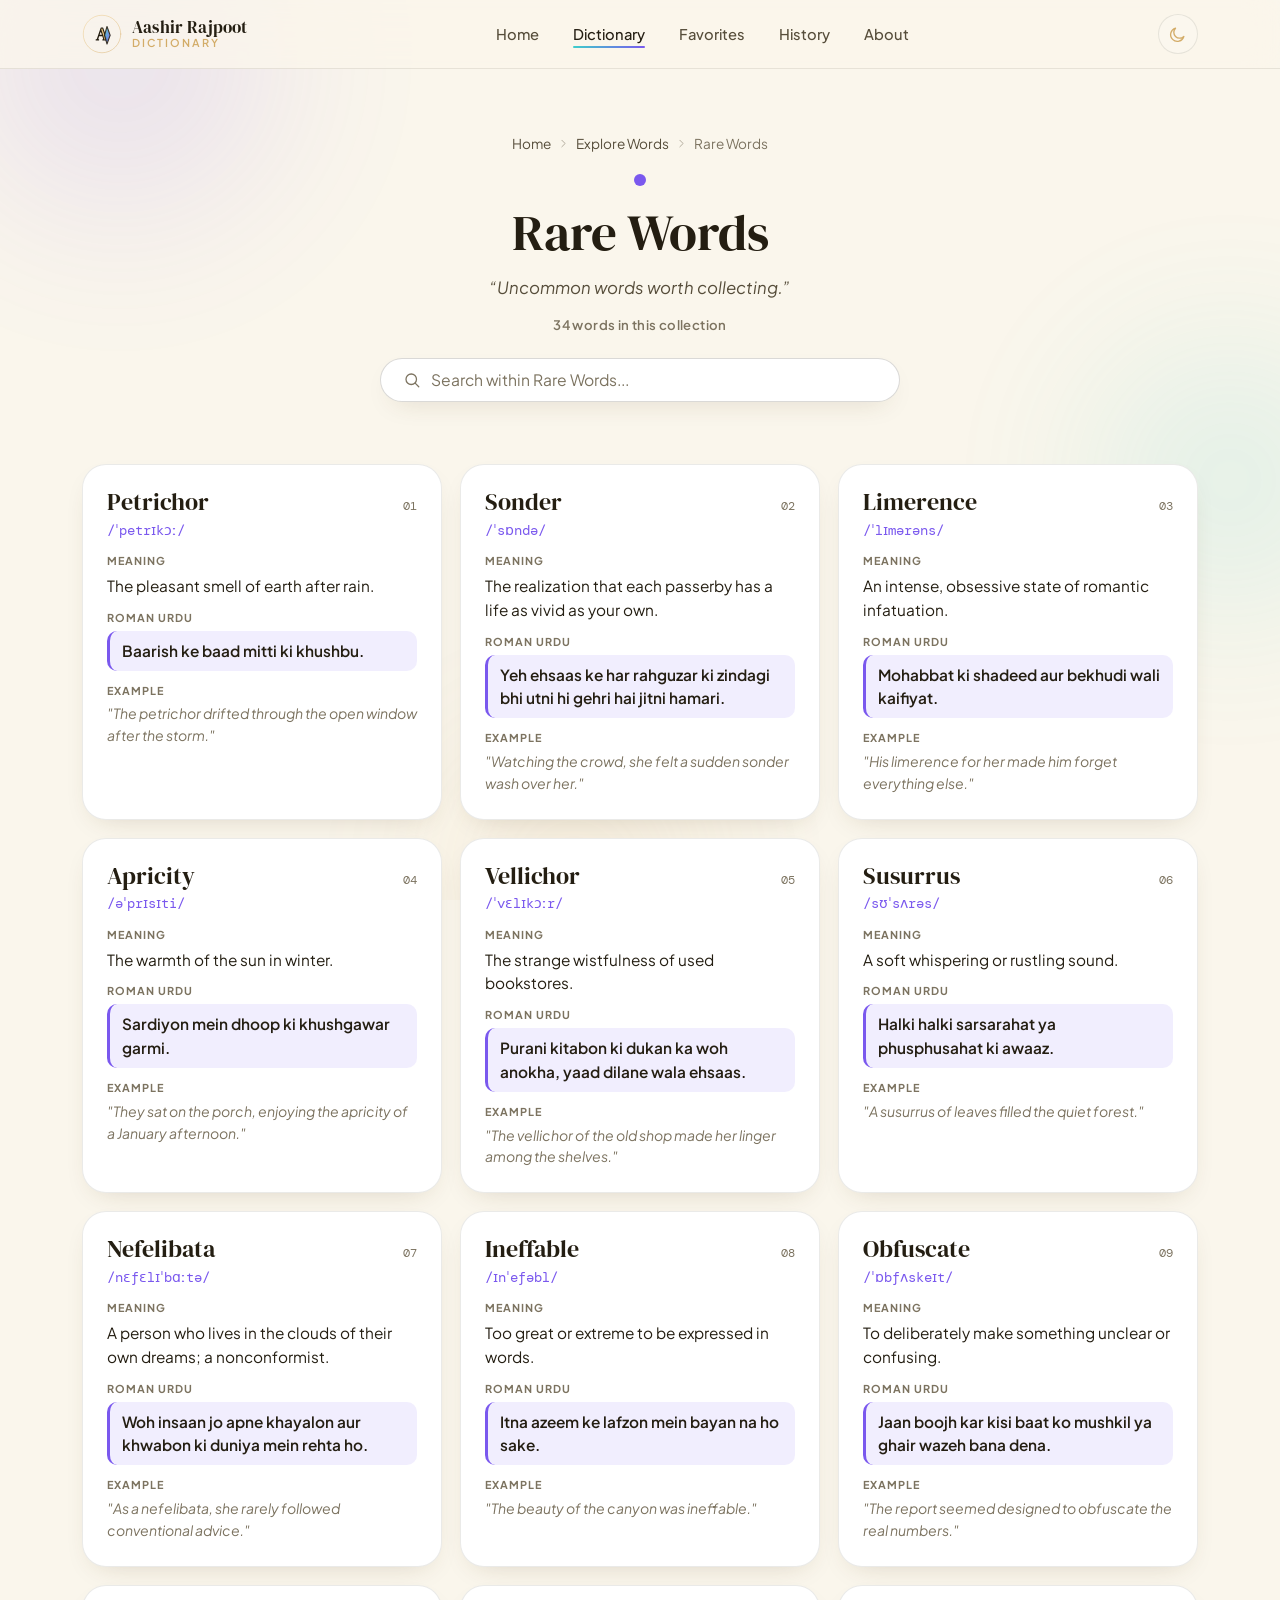
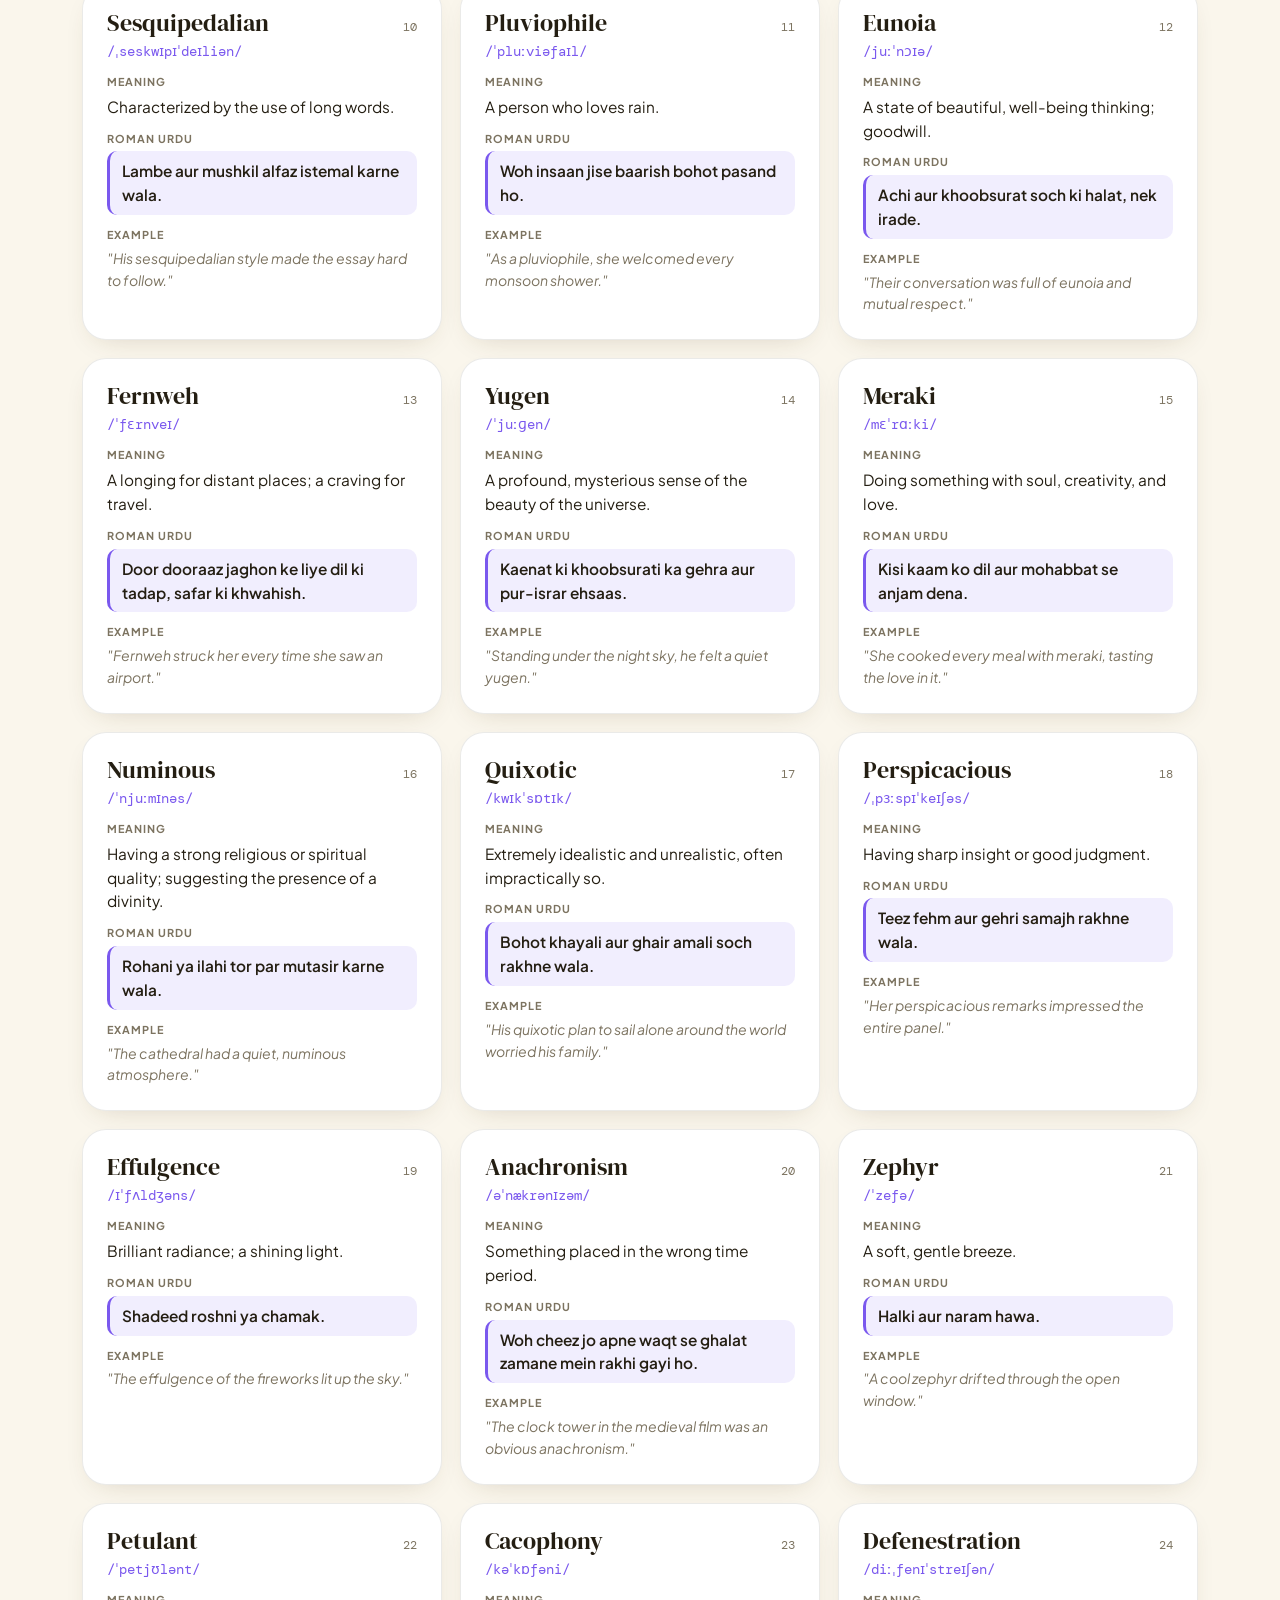
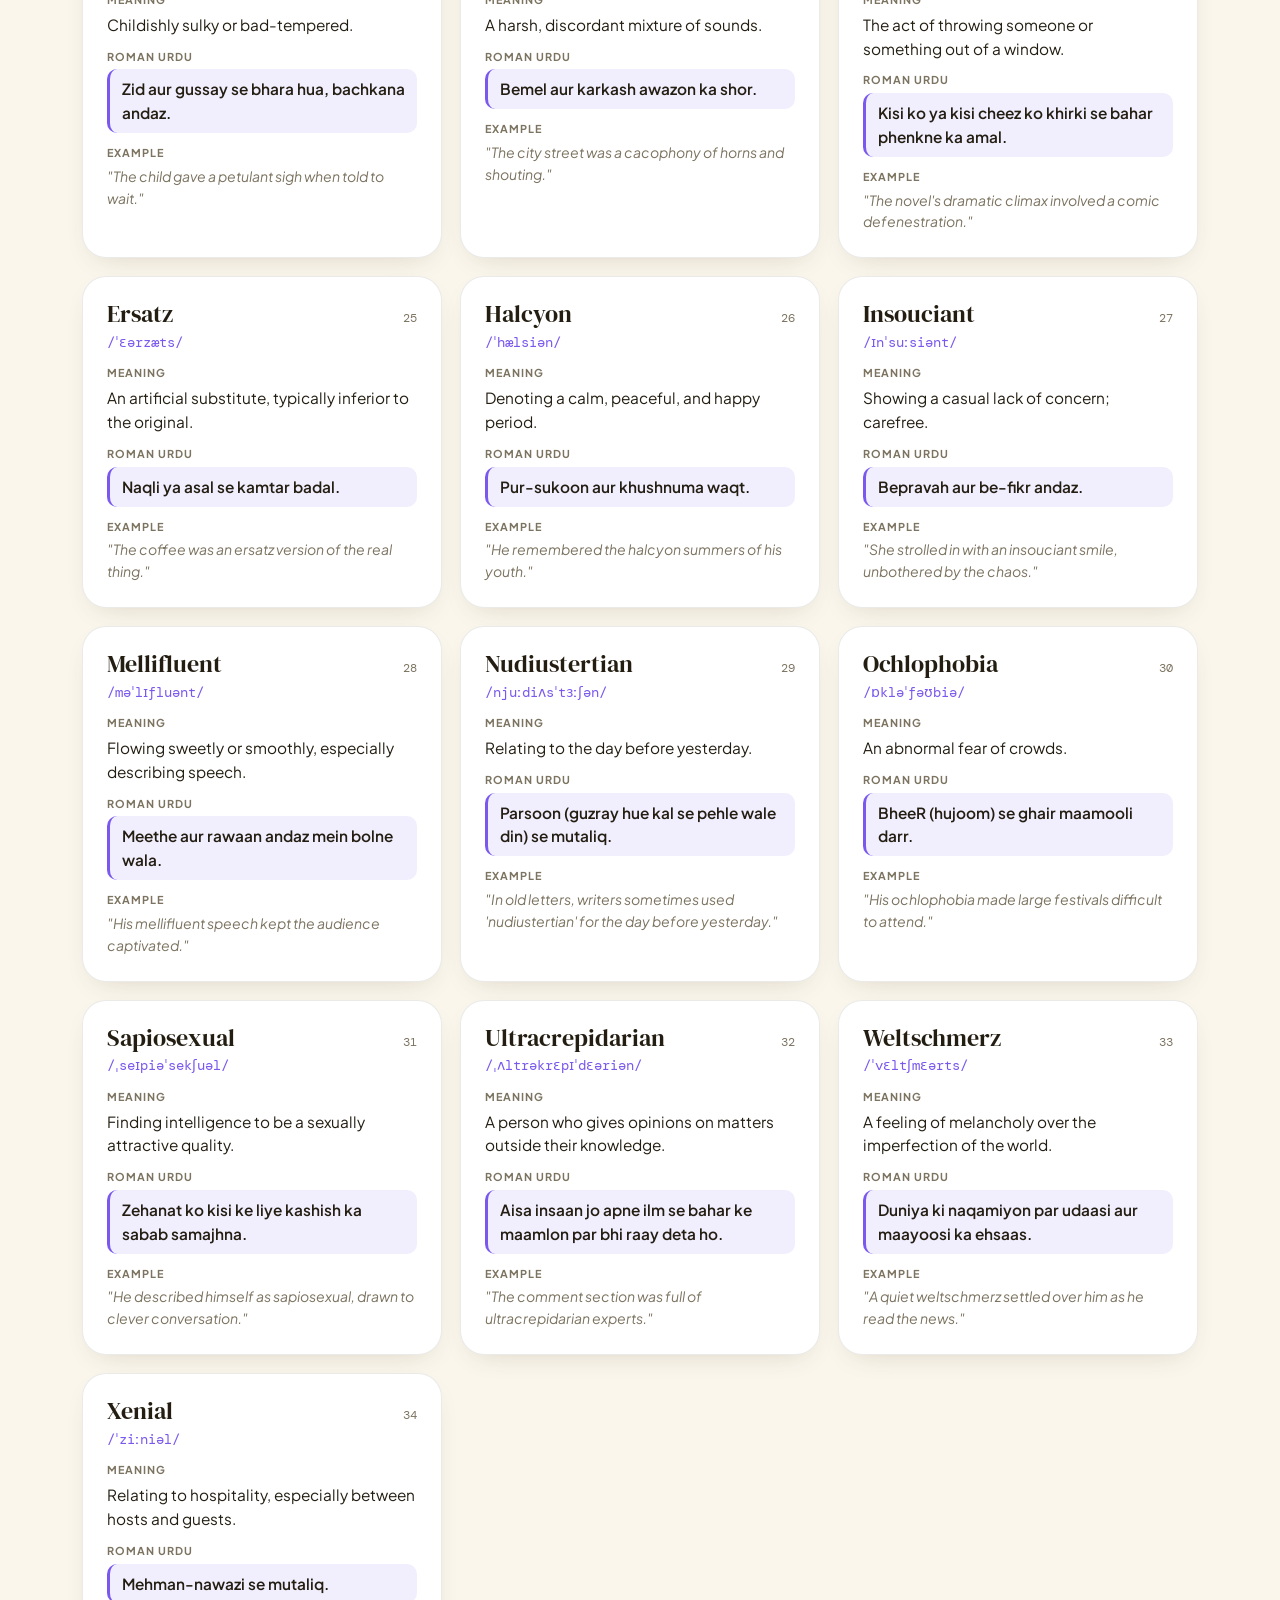
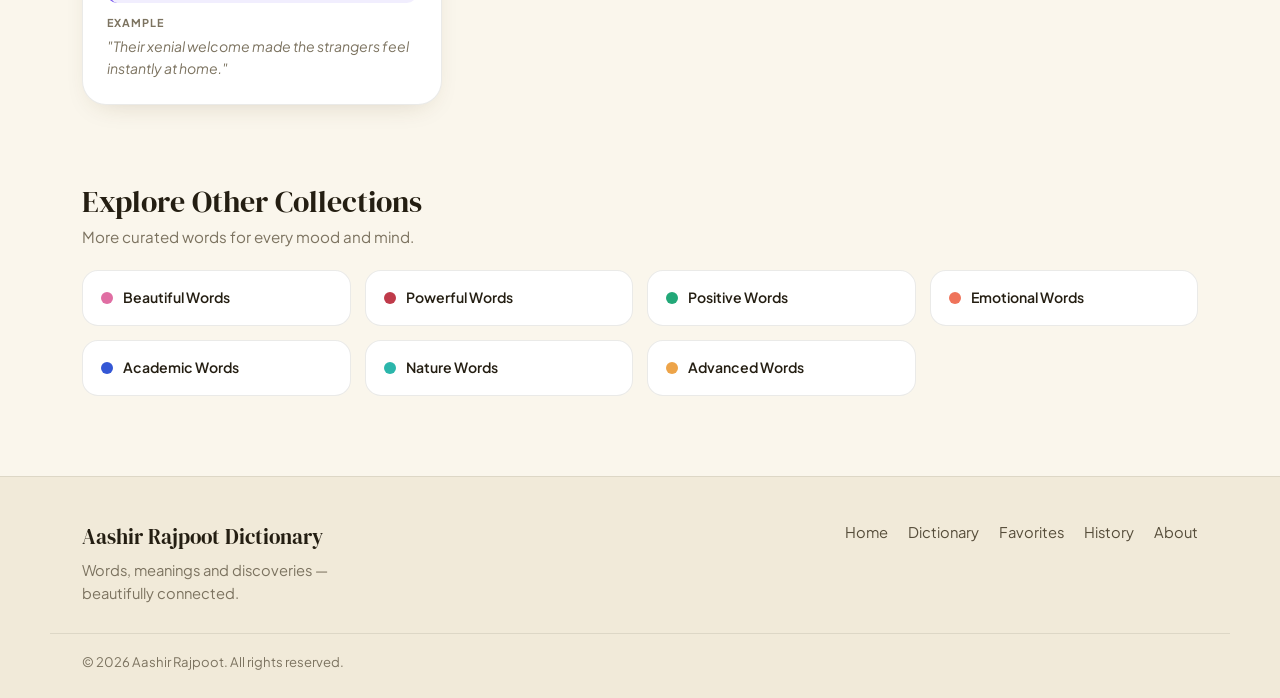
<file: rare-words.html>
<!DOCTYPE html>
<html lang="en">
<head>
<meta charset="UTF-8">
<meta name="viewport" content="width=device-width, initial-scale=1.0">
<meta name="google-site-verification" content="vcy5GlYFLLbsczs7yb1c3dWlaX39c3kI9vy6ESObZO0" />
<title>Rare Words — Aashir Dictionary</title>
<meta name="description" content="Uncommon words worth collecting. Explore 34+ rare words with meanings, Roman Urdu translations and example sentences on Aashir Dictionary.">

<meta name="keywords" content="rare English words, uncommon vocabulary, Aashir Dictionary">
<link rel="canonical" href="https://aashir-rajpoot.github.io/Aashirrajpootdictionary/rare-words.html">
<link rel="icon" href="favicon.ico" sizes="any">
<link rel="icon" type="image/png" sizes="16x16" href="favicon-16x16.png">
<link rel="icon" type="image/png" sizes="32x32" href="favicon-32x32.png">
<link rel="icon" type="image/png" sizes="192x192" href="favicon-192x192.png">
<link rel="apple-touch-icon" sizes="180x180" href="apple-touch-icon.png">
<link rel="manifest" href="site.webmanifest">
<meta name="theme-color" content="#080b15">


<link rel="preconnect" href="https://fonts.googleapis.com">
<link rel="preconnect" href="https://fonts.gstatic.com" crossorigin>
<link href="https://fonts.googleapis.com/css2?family=DM+Serif+Display:ital@0;1&family=Plus+Jakarta+Sans:ital,wght@0,400;0,500;0,600;0,700;0,800;1,400&family=DM+Mono:wght@400;500&display=swap" rel="stylesheet">

<link rel="stylesheet" href="style.css">

<meta property="og:type" content="article">
<meta property="og:site_name" content="Aashir Dictionary">
<meta property="og:locale" content="en_US">
<meta property="og:title" content="Rare Words — Aashir Dictionary">
<meta property="og:description" content="Uncommon words worth collecting. Explore 34+ rare words with meanings, Roman Urdu translations and example sentences on Aashir Dictionary.">
<meta property="og:url" content="https://aashir-rajpoot.github.io/Aashirrajpootdictionary/rare-words.html">
<meta property="og:image" content="https://aashir-rajpoot.github.io/Aashirrajpootdictionary/social-preview.png">
<meta property="og:image:width" content="1200">
<meta property="og:image:height" content="630">
<meta name="twitter:card" content="summary_large_image">
<meta name="twitter:title" content="Rare Words — Aashir Dictionary">
<meta name="twitter:description" content="Uncommon words worth collecting. Explore 34+ rare words with meanings, Roman Urdu translations and example sentences on Aashir Dictionary.">
<meta name="twitter:image" content="https://aashir-rajpoot.github.io/Aashirrajpootdictionary/social-preview.png">

<script type="application/ld+json">
{
  "@context": "https://schema.org",
  "@type": "CollectionPage",
  "name": "Rare Words — Aashir Dictionary",
  "url": "https://aashir-rajpoot.github.io/Aashirrajpootdictionary/rare-words.html",
  "description": "Uncommon words worth collecting. Explore 34+ rare words with meanings, Roman Urdu translations and example sentences on Aashir Dictionary.",
  "isPartOf": {
    "@type": "WebSite",
    "name": "Aashir Dictionary",
    "url": "https://aashir-rajpoot.github.io/Aashirrajpootdictionary/"
  },
  "breadcrumb": {
    "@type": "BreadcrumbList",
    "itemListElement": [
      { "@type": "ListItem", "position": 1, "name": "Home", "item": "https://aashir-rajpoot.github.io/Aashirrajpootdictionary/" },
      { "@type": "ListItem", "position": 2, "name": "Rare Words", "item": "https://aashir-rajpoot.github.io/Aashirrajpootdictionary/rare-words.html" }
    ]
  }
}
</script>
</head>
<body>

<div class="bg-decor" aria-hidden="true">
  <div class="orb orb-1"></div>
  <div class="orb orb-2"></div>
  <div class="orb orb-3"></div>
</div>

<a class="skip-link" href="#main">Skip to content</a>

<header class="site-header" id="top">
  <div class="header-inner">
    <a href="index.html" class="brand" aria-label="Aashir Rajpoot Dictionary, home">
      <span class="brand-mark" aria-hidden="true">
        <svg viewBox="0 0 64 64" width="40" height="40">
          <defs>
            <linearGradient id="markGrad" x1="0" y1="0" x2="1" y2="1">
              <stop offset="0%" stop-color="var(--gold-bright)"/>
              <stop offset="100%" stop-color="var(--gold)"/>
            </linearGradient>
            <linearGradient id="markGrad2" x1="0" y1="0" x2="1" y2="1">
              <stop offset="0%" stop-color="var(--turquoise)"/>
              <stop offset="100%" stop-color="var(--violet)"/>
            </linearGradient>
          </defs>
          <circle cx="32" cy="32" r="30" fill="none" stroke="url(#markGrad)" stroke-width="1.4" opacity="0.55"/>
          <text x="32" y="41" text-anchor="middle" font-family="DM Serif Display, serif" font-size="28" fill="url(#markGrad)">A</text>
          <path d="M40 20 L45 34 L40 48 L36 34 Z" fill="url(#markGrad2)" opacity="0.9"/>
        </svg>
      </span>
      <span class="brand-text">
        <span class="brand-name">Aashir Rajpoot</span>
        <span class="brand-sub">Dictionary</span>
      </span>
    </a>

    <nav class="main-nav" aria-label="Primary">
      <ul>
        <li><a href="index.html#top" class="nav-link" data-nav="top">Home</a></li>
        <li><a href="index.html#dictionary" class="nav-link active-nav" data-nav="dictionary">Dictionary</a></li>
        <li><a href="index.html#favorites" class="nav-link" data-nav="favorites">Favorites</a></li>
        <li><a href="index.html#history" class="nav-link" data-nav="history">History</a></li>
        <li><a href="index.html#about" class="nav-link" data-nav="about">About</a></li>
      </ul>
    </nav>

    <div class="header-actions">
      <button id="themeToggle" class="theme-toggle" type="button" aria-label="Switch to light mode" aria-pressed="false">
        <svg class="icon-sun" viewBox="0 0 24 24" width="19" height="19" aria-hidden="true"><circle cx="12" cy="12" r="4.4"/><g class="sun-rays"><line x1="12" y1="1.5" x2="12" y2="4.2"/><line x1="12" y1="19.8" x2="12" y2="22.5"/><line x1="1.5" y1="12" x2="4.2" y2="12"/><line x1="19.8" y1="12" x2="22.5" y2="12"/><line x1="4.4" y1="4.4" x2="6.3" y2="6.3"/><line x1="17.7" y1="17.7" x2="19.6" y2="19.6"/><line x1="4.4" y1="19.6" x2="6.3" y2="17.7"/><line x1="17.7" y1="6.3" x2="19.6" y2="4.4"/></g></svg>
        <svg class="icon-moon" viewBox="0 0 24 24" width="19" height="19" aria-hidden="true"><path d="M20 14.5A8.5 8.5 0 1 1 9.5 4a7 7 0 1 0 10.5 10.5Z"/></svg>
      </button>
      <button id="navToggle" class="nav-toggle" type="button" aria-label="Open menu" aria-expanded="false" aria-controls="mobileNav">
        <span></span><span></span><span></span>
      </button>
    </div>
  </div>

  <nav id="mobileNav" class="mobile-nav" aria-label="Mobile">
    <ul>
      <li><a href="index.html#top" class="nav-link" data-nav="top">Home</a></li>
      <li><a href="index.html#dictionary" class="nav-link" data-nav="dictionary">Dictionary</a></li>
      <li><a href="index.html#favorites" class="nav-link" data-nav="favorites">Favorites</a></li>
      <li><a href="index.html#history" class="nav-link" data-nav="history">History</a></li>
      <li><a href="index.html#about" class="nav-link" data-nav="about">About</a></li>
    </ul>
  </nav>
</header>

<main id="main">

  <section class="cat-hero" aria-labelledby="cat-heading" style="--cat-color:var(--violet)">
    <nav class="cat-breadcrumb" aria-label="Breadcrumb">
      <a href="index.html">Home</a>
      <svg viewBox="0 0 24 24" width="14" height="14" aria-hidden="true"><polyline points="9 6 15 12 9 18"/></svg>
      <a href="index.html#dictionary">Explore Words</a>
      <svg viewBox="0 0 24 24" width="14" height="14" aria-hidden="true"><polyline points="9 6 15 12 9 18"/></svg>
      <span>Rare Words</span>
    </nav>
    <div class="category-dot"></div>
    <h1 id="cat-heading">Rare Words</h1>
    <p class="cat-hero-sub">&ldquo;Uncommon words worth collecting.&rdquo;</p>
    <p class="cat-count" id="wordCount">34 words in this collection</p>

    <div class="cat-search-shell" style="--cat-color:var(--violet)">
      <svg class="search-icon" viewBox="0 0 24 24" width="18" height="18" aria-hidden="true"><circle cx="11" cy="11" r="7"/><line x1="21" y1="21" x2="16.2" y2="16.2"/></svg>
      <label for="catSearchInput" class="visually-hidden">Search Rare Words</label>
      <input type="text" id="catSearchInput" class="cat-search-input" placeholder="Search within Rare Words..." autocomplete="off" spellcheck="false">
      <button type="button" id="catSearchClear" class="cat-search-clear" aria-label="Clear search">
        <svg viewBox="0 0 24 24" width="14" height="14" aria-hidden="true"><line x1="5" y1="5" x2="19" y2="19"/><line x1="19" y1="5" x2="5" y2="19"/></svg>
      </button>
    </div>
  </section>

  <section class="cat-words-section" aria-label="Rare Words">
    <div class="section-inner">
      <div class="word-grid" id="wordGrid" style="--cat-color:var(--violet)" aria-live="polite"></div>
    </div>
  </section>

  <section class="other-cats-section" aria-label="Other categories">
    <div class="section-inner">
      <div class="block-heading">
        <h2>Explore Other Collections</h2>
        <p>More curated words for every mood and mind.</p>
      </div>
      <div class="other-cats-grid">
        <a class="other-cat-card" href="beautiful-words.html" style="--cat-color:var(--pink)"><span class="category-dot"></span><span>Beautiful Words</span></a>
        <a class="other-cat-card" href="powerful-words.html" style="--cat-color:var(--crimson)"><span class="category-dot"></span><span>Powerful Words</span></a>
        <a class="other-cat-card" href="positive-words.html" style="--cat-color:var(--emerald)"><span class="category-dot"></span><span>Positive Words</span></a>
        <a class="other-cat-card" href="emotional-words.html" style="--cat-color:var(--coral)"><span class="category-dot"></span><span>Emotional Words</span></a>
        <a class="other-cat-card" href="academic-words.html" style="--cat-color:var(--royal-blue)"><span class="category-dot"></span><span>Academic Words</span></a>
        <a class="other-cat-card" href="nature-words.html" style="--cat-color:var(--teal)"><span class="category-dot"></span><span>Nature Words</span></a>
        <a class="other-cat-card" href="advanced-words.html" style="--cat-color:var(--amber)"><span class="category-dot"></span><span>Advanced Words</span></a>
      </div>
    </div>
  </section>

</main>

<footer class="site-footer">
  <div class="section-inner footer-inner">
    <div class="footer-brand">
      <p class="footer-title">Aashir Rajpoot Dictionary</p>
      <p class="footer-tag">Words, meanings and discoveries — beautifully connected.</p>
    </div>
    <nav class="footer-nav" aria-label="Footer">
      <a href="index.html#top">Home</a>
      <a href="index.html#dictionary">Dictionary</a>
      <a href="index.html#favorites">Favorites</a>
      <a href="index.html#history">History</a>
      <a href="index.html#about">About</a>
    </nav>
  </div>
  <div class="section-inner footer-bottom">
    <p>&copy; 2026 Aashir Rajpoot. All rights reserved.</p>
  </div>
</footer>

<script>
  window.CATEGORY_INFO = { name: "Rare Words", slug: "rare-words", color: "var(--violet)", desc: "Uncommon words worth collecting." };
  window.WORDS = [
    { word: "Petrichor", phonetic: "/ˈpetrɪkɔː/", meaning: "The pleasant smell of earth after rain.", urdu: "Baarish ke baad mitti ki khushbu.", example: "The petrichor drifted through the open window after the storm." },
    { word: "Sonder", phonetic: "/ˈsɒndə/", meaning: "The realization that each passerby has a life as vivid as your own.", urdu: "Yeh ehsaas ke har rahguzar ki zindagi bhi utni hi gehri hai jitni hamari.", example: "Watching the crowd, she felt a sudden sonder wash over her." },
    { word: "Limerence", phonetic: "/ˈlɪmərəns/", meaning: "An intense, obsessive state of romantic infatuation.", urdu: "Mohabbat ki shadeed aur bekhudi wali kaifiyat.", example: "His limerence for her made him forget everything else." },
    { word: "Apricity", phonetic: "/əˈprɪsɪti/", meaning: "The warmth of the sun in winter.", urdu: "Sardiyon mein dhoop ki khushgawar garmi.", example: "They sat on the porch, enjoying the apricity of a January afternoon." },
    { word: "Vellichor", phonetic: "/ˈvɛlɪkɔːr/", meaning: "The strange wistfulness of used bookstores.", urdu: "Purani kitabon ki dukan ka woh anokha, yaad dilane wala ehsaas.", example: "The vellichor of the old shop made her linger among the shelves." },
    { word: "Susurrus", phonetic: "/sʊˈsʌrəs/", meaning: "A soft whispering or rustling sound.", urdu: "Halki halki sarsarahat ya phusphusahat ki awaaz.", example: "A susurrus of leaves filled the quiet forest." },
    { word: "Nefelibata", phonetic: "/nɛfɛlɪˈbɑːtə/", meaning: "A person who lives in the clouds of their own dreams; a nonconformist.", urdu: "Woh insaan jo apne khayalon aur khwabon ki duniya mein rehta ho.", example: "As a nefelibata, she rarely followed conventional advice." },
    { word: "Ineffable", phonetic: "/ɪnˈefəbl/", meaning: "Too great or extreme to be expressed in words.", urdu: "Itna azeem ke lafzon mein bayan na ho sake.", example: "The beauty of the canyon was ineffable." },
    { word: "Obfuscate", phonetic: "/ˈɒbfʌskeɪt/", meaning: "To deliberately make something unclear or confusing.", urdu: "Jaan boojh kar kisi baat ko mushkil ya ghair wazeh bana dena.", example: "The report seemed designed to obfuscate the real numbers." },
    { word: "Sesquipedalian", phonetic: "/ˌseskwɪpɪˈdeɪliən/", meaning: "Characterized by the use of long words.", urdu: "Lambe aur mushkil alfaz istemal karne wala.", example: "His sesquipedalian style made the essay hard to follow." },
    { word: "Pluviophile", phonetic: "/ˈpluːviəfaɪl/", meaning: "A person who loves rain.", urdu: "Woh insaan jise baarish bohot pasand ho.", example: "As a pluviophile, she welcomed every monsoon shower." },
    { word: "Eunoia", phonetic: "/juːˈnɔɪə/", meaning: "A state of beautiful, well-being thinking; goodwill.", urdu: "Achi aur khoobsurat soch ki halat, nek irade.", example: "Their conversation was full of eunoia and mutual respect." },
    { word: "Fernweh", phonetic: "/ˈfɛrnveɪ/", meaning: "A longing for distant places; a craving for travel.", urdu: "Door dooraaz jaghon ke liye dil ki tadap, safar ki khwahish.", example: "Fernweh struck her every time she saw an airport." },
    { word: "Yugen", phonetic: "/ˈjuːɡen/", meaning: "A profound, mysterious sense of the beauty of the universe.", urdu: "Kaenat ki khoobsurati ka gehra aur pur-israr ehsaas.", example: "Standing under the night sky, he felt a quiet yugen." },
    { word: "Meraki", phonetic: "/mɛˈrɑːki/", meaning: "Doing something with soul, creativity, and love.", urdu: "Kisi kaam ko dil aur mohabbat se anjam dena.", example: "She cooked every meal with meraki, tasting the love in it." },
    { word: "Numinous", phonetic: "/ˈnjuːmɪnəs/", meaning: "Having a strong religious or spiritual quality; suggesting the presence of a divinity.", urdu: "Rohani ya ilahi tor par mutasir karne wala.", example: "The cathedral had a quiet, numinous atmosphere." },
    { word: "Quixotic", phonetic: "/kwɪkˈsɒtɪk/", meaning: "Extremely idealistic and unrealistic, often impractically so.", urdu: "Bohot khayali aur ghair amali soch rakhne wala.", example: "His quixotic plan to sail alone around the world worried his family." },
    { word: "Perspicacious", phonetic: "/ˌpɜːspɪˈkeɪʃəs/", meaning: "Having sharp insight or good judgment.", urdu: "Teez fehm aur gehri samajh rakhne wala.", example: "Her perspicacious remarks impressed the entire panel." },
    { word: "Effulgence", phonetic: "/ɪˈfʌldʒəns/", meaning: "Brilliant radiance; a shining light.", urdu: "Shadeed roshni ya chamak.", example: "The effulgence of the fireworks lit up the sky." },
    { word: "Anachronism", phonetic: "/əˈnækrənɪzəm/", meaning: "Something placed in the wrong time period.", urdu: "Woh cheez jo apne waqt se ghalat zamane mein rakhi gayi ho.", example: "The clock tower in the medieval film was an obvious anachronism." },
    { word: "Zephyr", phonetic: "/ˈzefə/", meaning: "A soft, gentle breeze.", urdu: "Halki aur naram hawa.", example: "A cool zephyr drifted through the open window." },
    { word: "Petulant", phonetic: "/ˈpetjʊlənt/", meaning: "Childishly sulky or bad-tempered.", urdu: "Zid aur gussay se bhara hua, bachkana andaz.", example: "The child gave a petulant sigh when told to wait." },
    { word: "Cacophony", phonetic: "/kəˈkɒfəni/", meaning: "A harsh, discordant mixture of sounds.", urdu: "Bemel aur karkash awazon ka shor.", example: "The city street was a cacophony of horns and shouting." },
    { word: "Defenestration", phonetic: "/diːˌfenɪˈstreɪʃən/", meaning: "The act of throwing someone or something out of a window.", urdu: "Kisi ko ya kisi cheez ko khirki se bahar phenkne ka amal.", example: "The novel's dramatic climax involved a comic defenestration." },
    { word: "Ersatz", phonetic: "/ˈɛərzæts/", meaning: "An artificial substitute, typically inferior to the original.", urdu: "Naqli ya asal se kamtar badal.", example: "The coffee was an ersatz version of the real thing." },
    { word: "Halcyon", phonetic: "/ˈhælsiən/", meaning: "Denoting a calm, peaceful, and happy period.", urdu: "Pur-sukoon aur khushnuma waqt.", example: "He remembered the halcyon summers of his youth." },
    { word: "Insouciant", phonetic: "/ɪnˈsuːsiənt/", meaning: "Showing a casual lack of concern; carefree.", urdu: "Bepravah aur be-fikr andaz.", example: "She strolled in with an insouciant smile, unbothered by the chaos." },
    { word: "Mellifluent", phonetic: "/məˈlɪfluənt/", meaning: "Flowing sweetly or smoothly, especially describing speech.", urdu: "Meethe aur rawaan andaz mein bolne wala.", example: "His mellifluent speech kept the audience captivated." },
    { word: "Nudiustertian", phonetic: "/njuːdiʌsˈtɜːʃən/", meaning: "Relating to the day before yesterday.", urdu: "Parsoon (guzray hue kal se pehle wale din) se mutaliq.", example: "In old letters, writers sometimes used 'nudiustertian' for the day before yesterday." },
    { word: "Ochlophobia", phonetic: "/ɒkləˈfəʊbiə/", meaning: "An abnormal fear of crowds.", urdu: "BheeR (hujoom) se ghair maamooli darr.", example: "His ochlophobia made large festivals difficult to attend." },
    { word: "Sapiosexual", phonetic: "/ˌseɪpiəˈsekʃuəl/", meaning: "Finding intelligence to be a sexually attractive quality.", urdu: "Zehanat ko kisi ke liye kashish ka sabab samajhna.", example: "He described himself as sapiosexual, drawn to clever conversation." },
    { word: "Ultracrepidarian", phonetic: "/ˌʌltrəkrɛpɪˈdɛəriən/", meaning: "A person who gives opinions on matters outside their knowledge.", urdu: "Aisa insaan jo apne ilm se bahar ke maamlon par bhi raay deta ho.", example: "The comment section was full of ultracrepidarian experts." },
    { word: "Weltschmerz", phonetic: "/ˈvɛltʃmɛərts/", meaning: "A feeling of melancholy over the imperfection of the world.", urdu: "Duniya ki naqamiyon par udaasi aur maayoosi ka ehsaas.", example: "A quiet weltschmerz settled over him as he read the news." },
    { word: "Xenial", phonetic: "/ˈziːniəl/", meaning: "Relating to hospitality, especially between hosts and guests.", urdu: "Mehman-nawazi se mutaliq.", example: "Their xenial welcome made the strangers feel instantly at home." }
  ];
</script>
<script src="category-page.js"></script>
</body>
</html>
</file>
<file: style.css>
/* =========================================================
   AASHIR RAJPOOT DICTIONARY — STYLESHEET
   Type: DM Serif Display (display) + Plus Jakarta Sans (body/UI)
   ========================================================= */

*, *::before, *::after { box-sizing: border-box; }
html { scroll-behavior: smooth; }
@media (prefers-reduced-motion: reduce) {
  html { scroll-behavior: auto; }
  *, *::before, *::after { animation-duration: 0.001ms !important; animation-iteration-count: 1 !important; transition-duration: 0.001ms !important; scroll-behavior: auto !important; }
}
body { margin: 0; }
ul { list-style: none; margin: 0; padding: 0; }
a { color: inherit; text-decoration: none; }
button { font: inherit; color: inherit; background: none; border: none; cursor: pointer; }
input { font: inherit; color: inherit; }
svg { display: block; fill: none; stroke: currentColor; stroke-width: 1.7; stroke-linecap: round; stroke-linejoin: round; }
img { max-width: 100%; display: block; }

:root {
  --midnight: #080b15;
  --charcoal-solid: #12172a;
  --graphite: #1b2138;
  --surface: #141a2d;
  --surface-2: #1c2338;
  --surface-3: #262e49;
  --border-soft: rgba(255,255,255,0.08);
  --border-strong: rgba(255,255,255,0.16);

  --warm-white: #f7f3ea;
  --ivory: #f4efe2;
  --cream: #efe6d3;
  --silver: #c7cbdb;
  --soft-gray: #8791ab;

  --text-1: #f2eee2;
  --text-2: #b6bdd4;
  --text-3: #838aa4;

  --gold: #d3ac68;
  --gold-bright: #f0d08e;
  --bronze: #a97c4f;
  --brown: #7a5a41;

  --electric-blue: #3d7cf0;
  --royal-blue: #3457d5;
  --cyan: #49d3e6;
  --teal: #2bb6ab;
  --turquoise: #3ecfca;
  --mint: #4fe0ac;
  --emerald: #22a878;
  --lime: #a3d454;
  --yellow: #efce55;
  --amber: #eda449;
  --orange: #ea8548;
  --coral: #ef735a;
  --red: #de4f4d;
  --crimson: #bf3a4a;
  --pink: #e06ea3;
  --magenta: #bd4fac;
  --purple: #9052cd;
  --violet: #7a58ee;
  --indigo: #5a4dd1;
  --lavender: #b6a3ee;
  --sky: #69abee;

  --grad-feather: linear-gradient(135deg, var(--turquoise), var(--violet));
  --grad-gold: linear-gradient(135deg, var(--gold-bright), var(--gold));
  --grad-hero-text: linear-gradient(100deg, var(--gold-bright) 0%, var(--turquoise) 55%, var(--violet) 100%);

  --bg: var(--midnight);
  --bg-elevated: var(--surface);
  --card-bg: var(--surface-2);
  --input-bg: var(--surface-2);

  --radius-sm: 10px;
  --radius-md: 16px;
  --radius-lg: 24px;
  --radius-pill: 999px;

  --shadow-soft: 0 10px 30px -12px rgba(0,0,0,0.45);
  --shadow-lift: 0 20px 50px -18px rgba(0,0,0,0.6);
  --shadow-glow: 0 0 0 1px rgba(211,172,104,0.18), 0 12px 40px -14px rgba(122,88,238,0.35);

  --font-display: 'DM Serif Display', Georgia, serif;
  --font-body: 'Plus Jakarta Sans', -apple-system, BlinkMacSystemFont, sans-serif;
  --font-mono: 'DM Mono', 'SFMono-Regular', Menlo, monospace;

  color-scheme: dark;
}

[data-theme="light"] {
  --bg: #faf6ec;
  --bg-elevated: #ffffff;
  --card-bg: #ffffff;
  --input-bg: #ffffff;
  --charcoal-solid: #f1ead9;
  --graphite: #ece3ce;
  --surface: #ffffff;
  --surface-2: #fbf7ee;
  --surface-3: #f2ebd9;
  --border-soft: rgba(30,24,10,0.09);
  --border-strong: rgba(30,24,10,0.16);

  --text-1: #241e12;
  --text-2: #564d3a;
  --text-3: #7c7360;

  --shadow-soft: 0 10px 28px -14px rgba(80,60,20,0.22);
  --shadow-lift: 0 22px 48px -18px rgba(80,60,20,0.28);
  --shadow-glow: 0 0 0 1px rgba(211,172,104,0.35), 0 12px 40px -16px rgba(122,88,238,0.22);

  color-scheme: light;
}

body {
  background: var(--bg);
  color: var(--text-1);
  font-family: var(--font-body);
  font-size: 16px;
  line-height: 1.55;
  -webkit-font-smoothing: antialiased;
  transition: background 0.4s ease, color 0.4s ease;
  overflow-x: hidden;
}

h1, h2, h3 { font-family: var(--font-display); font-weight: 400; line-height: 1.12; margin: 0; color: var(--text-1); }
p { margin: 0; }

.visually-hidden {
  position: absolute; width: 1px; height: 1px; padding: 0; margin: -1px;
  overflow: hidden; clip: rect(0,0,0,0); white-space: nowrap; border: 0;
}

.skip-link {
  position: absolute; top: -50px; left: 12px; z-index: 999;
  background: var(--gold); color: var(--midnight); padding: 10px 16px;
  border-radius: var(--radius-sm); font-weight: 700; transition: top 0.2s ease;
}
.skip-link:focus { top: 12px; }

:focus-visible {
  outline: 2px solid var(--turquoise);
  outline-offset: 3px;
  border-radius: 6px;
}

.section-inner { max-width: 1180px; margin: 0 auto; padding: 0 32px; }

.bg-decor { position: fixed; inset: 0; z-index: -1; overflow: hidden; pointer-events: none; }
.orb {
  position: absolute; border-radius: 50%; filter: blur(70px); opacity: 0.28;
  animation: floaty 22s ease-in-out infinite;
}
.orb-1 { width: 480px; height: 480px; top: -180px; left: -120px; background: radial-gradient(circle, var(--violet), transparent 70%); }
.orb-2 { width: 420px; height: 420px; top: 30%; right: -160px; background: radial-gradient(circle, var(--turquoise), transparent 70%); animation-delay: -6s; }
.orb-3 { width: 380px; height: 380px; bottom: -160px; left: 30%; background: radial-gradient(circle, var(--gold), transparent 70%); animation-delay: -12s; opacity: 0.18; }
[data-theme="light"] .orb { opacity: 0.16; }

@keyframes floaty {
  0%, 100% { transform: translate(0,0) scale(1); }
  50% { transform: translate(30px, -30px) scale(1.06); }
}

.site-header {
  position: sticky; top: 0; z-index: 100;
  background: color-mix(in srgb, var(--bg) 82%, transparent);
  backdrop-filter: blur(16px) saturate(140%);
  border-bottom: 1px solid var(--border-soft);
}
.header-inner {
  max-width: 1180px; margin: 0 auto; padding: 14px 32px;
  display: flex; align-items: center; justify-content: space-between; gap: 24px;
}
.brand { display: flex; align-items: center; gap: 10px; flex-shrink: 0; }
.brand-mark { display: flex; }
.brand-text { display: flex; flex-direction: column; line-height: 1.1; }
.brand-name { font-family: var(--font-display); font-size: 1.05rem; letter-spacing: 0.01em; color: var(--text-1); }
.brand-sub { font-size: 0.68rem; letter-spacing: 0.18em; text-transform: uppercase; color: var(--gold); font-weight: 600; }

.main-nav ul { display: flex; gap: 6px; }
.nav-link {
  position: relative; padding: 8px 14px; font-size: 0.92rem; font-weight: 500;
  color: var(--text-2); border-radius: var(--radius-pill); transition: color 0.2s ease;
}
.nav-link::after {
  content: ""; position: absolute; left: 14px; right: 14px; bottom: 3px; height: 2px;
  background: var(--grad-feather); border-radius: 2px; transform: scaleX(0); transform-origin: left;
  transition: transform 0.25s ease;
}
.nav-link:hover { color: var(--text-1); }
.nav-link:hover::after, .nav-link.active-nav::after { transform: scaleX(1); }
.nav-link.active-nav { color: var(--text-1); }

.header-actions { display: flex; align-items: center; gap: 8px; }
.theme-toggle {
  width: 40px; height: 40px; border-radius: 50%; display: grid; place-items: center;
  background: var(--surface-2); border: 1px solid var(--border-soft); color: var(--gold);
  transition: transform 0.35s ease, background 0.2s ease, color 0.3s ease;
}
.theme-toggle:hover { transform: rotate(18deg); }
.icon-moon { display: none; }
[data-theme="light"] .icon-sun { display: none; }
[data-theme="light"] .icon-moon { display: block; }

.nav-toggle {
  display: none; width: 40px; height: 40px; border-radius: 50%;
  background: var(--surface-2); border: 1px solid var(--border-soft);
  flex-direction: column; align-items: center; justify-content: center; gap: 4px;
}
.nav-toggle span { width: 16px; height: 2px; background: var(--text-1); border-radius: 2px; transition: transform 0.25s ease, opacity 0.25s ease; }
.nav-toggle[aria-expanded="true"] span:nth-child(1) { transform: translateY(6px) rotate(45deg); }
.nav-toggle[aria-expanded="true"] span:nth-child(2) { opacity: 0; }
.nav-toggle[aria-expanded="true"] span:nth-child(3) { transform: translateY(-6px) rotate(-45deg); }

.mobile-nav {
  display: none; max-height: 0; overflow: hidden; transition: max-height 0.3s ease;
  border-top: 1px solid var(--border-soft);
}
.mobile-nav.open { max-height: 320px; }
.mobile-nav ul { padding: 10px 24px 18px; display: flex; flex-direction: column; gap: 2px; }
.mobile-nav .nav-link { display: block; padding: 12px 8px; }
.mobile-nav .nav-link::after { display: none; }

.hero {
  max-width: 780px; margin: 0 auto; padding: 88px 32px 56px; text-align: center;
  display: flex; flex-direction: column; align-items: center; gap: 22px;
}
.eyebrow {
  display: inline-flex; align-items: center; gap: 8px; font-size: 0.8rem; font-weight: 600;
  letter-spacing: 0.08em; text-transform: uppercase; color: var(--text-3);
  padding: 6px 16px; border: 1px solid var(--border-soft); border-radius: var(--radius-pill);
  animation: fadeUp 0.7s ease both;
}
.eyebrow-dot { width: 7px; height: 7px; border-radius: 50%; background: var(--grad-feather); }
.hero h1 {
  font-size: clamp(2.4rem, 5.6vw, 4rem); color: var(--text-1);
  animation: fadeUp 0.7s ease both 0.08s;
}
.hero-highlight {
  background: var(--grad-hero-text); -webkit-background-clip: text; background-clip: text;
  color: transparent;
}
.hero-sub {
  max-width: 540px; color: var(--text-2); font-size: 1.05rem;
  animation: fadeUp 0.7s ease both 0.16s;
}

@keyframes fadeUp {
  from { opacity: 0; transform: translateY(18px); }
  to { opacity: 1; transform: translateY(0); }
}

.search-shell {
  width: 100%; max-width: 640px; display: flex; align-items: center; gap: 8px;
  background: var(--input-bg); border: 1px solid var(--border-strong);
  border-radius: var(--radius-pill); padding: 8px 8px 8px 22px;
  box-shadow: var(--shadow-soft);
  animation: fadeUp 0.7s ease both 0.24s;
  transition: box-shadow 0.25s ease, border-color 0.25s ease;
}
.search-shell:focus-within { border-color: var(--turquoise); box-shadow: var(--shadow-glow); }
.search-icon { color: var(--text-3); flex-shrink: 0; }
#searchInput {
  flex: 1; border: none; background: transparent; outline: none; color: var(--text-1);
  font-size: 1rem; min-width: 0;
}
#searchInput::placeholder { color: var(--text-3); }
.btn-search {
  flex-shrink: 0; padding: 12px 26px; border-radius: var(--radius-pill);
  background: var(--grad-gold); color: var(--midnight); font-weight: 700; font-size: 0.95rem;
  transition: transform 0.2s ease, box-shadow 0.2s ease;
}
.btn-search:hover { transform: translateY(-1px); box-shadow: 0 10px 24px -10px rgba(211,172,104,0.5); }
.btn-search:active { transform: translateY(0); }

.chip-row {
  display: flex; flex-wrap: wrap; align-items: center; justify-content: center; gap: 8px;
  animation: fadeUp 0.7s ease both 0.32s;
}
.chip-label { font-size: 0.85rem; color: var(--text-3); margin-right: 2px; }
.chip {
  padding: 7px 15px; border-radius: var(--radius-pill); font-size: 0.85rem; font-weight: 500;
  background: var(--surface-2); border: 1px solid var(--border-soft); color: var(--text-2);
  transition: all 0.2s ease;
}
.chip:hover { color: var(--text-1); border-color: var(--turquoise); transform: translateY(-2px); }

.block-heading { margin-bottom: 22px; }
.block-heading h2 { font-size: clamp(1.5rem, 3vw, 1.9rem); margin-bottom: 6px; }
.block-heading p { color: var(--text-3); font-size: 0.95rem; }
.history-heading { display: flex; align-items: flex-end; justify-content: space-between; gap: 16px; flex-wrap: wrap; }

.dictionary-section, .favorites-section, .history-section, .about-section { padding: 30px 0 70px; }

.wotd-card {
  background: linear-gradient(160deg, var(--surface-2), var(--surface));
  border: 1px solid var(--border-soft); border-radius: var(--radius-lg);
  padding: 32px 34px; box-shadow: var(--shadow-soft); position: relative; overflow: hidden;
  animation: cardIn 0.5s ease both;
}
.wotd-card::before {
  content: ""; position: absolute; inset: 0; border-radius: inherit; padding: 1px;
  background: linear-gradient(120deg, rgba(211,172,104,0.5), transparent 40%, rgba(122,88,238,0.35));
  -webkit-mask: linear-gradient(#000 0 0) content-box, linear-gradient(#000 0 0);
  -webkit-mask-composite: xor; mask-composite: exclude; pointer-events: none;
}
.wotd-label {
  display: inline-flex; align-items: center; gap: 7px; font-size: 0.78rem; font-weight: 700;
  letter-spacing: 0.08em; text-transform: uppercase; color: var(--gold); margin-bottom: 16px;
}
.wotd-label svg { fill: var(--gold); stroke: none; }
.wotd-body { display: flex; align-items: flex-end; justify-content: space-between; gap: 24px; flex-wrap: wrap; }
.wotd-main h2 { font-size: 2.1rem; margin-bottom: 8px; text-transform: capitalize; }
.wotd-phon-row { display: flex; align-items: center; gap: 10px; margin-bottom: 10px; }
.phonetic { font-family: var(--font-mono); color: var(--turquoise); font-size: 0.95rem; }
.wotd-pos {
  display: inline-block; font-size: 0.75rem; font-weight: 700; letter-spacing: 0.06em;
  text-transform: uppercase; color: var(--violet); background: color-mix(in srgb, var(--violet) 14%, transparent);
  padding: 3px 10px; border-radius: var(--radius-pill); margin-bottom: 10px;
}
.wotd-meaning { color: var(--text-1); font-size: 1.02rem; max-width: 560px; margin-bottom: 6px; }
.wotd-example { color: var(--text-3); font-style: italic; font-size: 0.92rem; max-width: 560px; }
.btn-primary {
  flex-shrink: 0; padding: 12px 22px; border-radius: var(--radius-pill); font-weight: 700; font-size: 0.9rem;
  background: var(--grad-feather); color: #fff; transition: transform 0.2s ease, box-shadow 0.2s ease;
}
.btn-primary:hover { transform: translateY(-2px); box-shadow: 0 14px 26px -12px rgba(122,88,238,0.5); }

.btn-speak.small {
  width: 32px; height: 32px; border-radius: 50%; display: grid; place-items: center;
  background: var(--surface-3); color: var(--gold); flex-shrink: 0; transition: transform 0.2s ease, background 0.2s ease;
}
.btn-speak.small svg { fill: currentColor; stroke: currentColor; }
.btn-speak.small:hover { transform: scale(1.08); }
.btn-speak.small.speaking { animation: pulseSpeak 0.9s ease-in-out infinite; color: var(--turquoise); }
@keyframes pulseSpeak { 0%,100% { transform: scale(1); } 50% { transform: scale(1.14); } }

@keyframes cardIn { from { opacity: 0; transform: translateY(14px); } to { opacity: 1; transform: translateY(0); } }

.result-card { animation: cardIn 0.45s ease both; }
.result-top {
  display: flex; align-items: flex-start; justify-content: space-between; gap: 18px; flex-wrap: wrap;
  margin-bottom: 6px;
}
.result-word-block { display: flex; align-items: center; gap: 14px; flex-wrap: wrap; }
.result-word { font-size: clamp(1.8rem, 4vw, 2.6rem); text-transform: capitalize; }
.result-actions { display: flex; align-items: center; gap: 8px; }
.icon-btn {
  width: 42px; height: 42px; border-radius: 50%; display: grid; place-items: center;
  background: var(--surface-2); border: 1px solid var(--border-soft); color: var(--text-2);
  transition: all 0.2s ease; position: relative;
}
.icon-btn:hover { color: var(--text-1); border-color: var(--turquoise); transform: translateY(-2px); }
.icon-btn.favorited { color: var(--coral); border-color: var(--coral); }
.icon-btn.favorited svg { fill: var(--coral); }
.icon-btn.heart-pop { animation: heartPop 0.4s ease; }
@keyframes heartPop { 0% { transform: scale(1); } 40% { transform: scale(1.3); } 100% { transform: scale(1); } }

.result-meta-row { display: flex; align-items: center; gap: 14px; flex-wrap: wrap; margin: 10px 0 26px; }

.meaning-block { margin-bottom: 26px; padding-top: 22px; border-top: 1px solid var(--border-soft); }
.meaning-block:first-of-type { border-top: none; padding-top: 0; }
.pos-badge {
  display: inline-block; font-size: 0.75rem; font-weight: 700; letter-spacing: 0.06em;
  text-transform: uppercase; padding: 3px 11px; border-radius: var(--radius-pill); margin-bottom: 14px;
}
.pos-noun { color: var(--turquoise); background: color-mix(in srgb, var(--turquoise) 14%, transparent); }
.pos-verb { color: var(--coral); background: color-mix(in srgb, var(--coral) 14%, transparent); }
.pos-adjective { color: var(--violet); background: color-mix(in srgb, var(--violet) 14%, transparent); }
.pos-adverb { color: var(--amber); background: color-mix(in srgb, var(--amber) 14%, transparent); }
.pos-other { color: var(--gold); background: color-mix(in srgb, var(--gold) 14%, transparent); }

.def-item { display: flex; gap: 12px; margin-bottom: 16px; }
.def-num { font-family: var(--font-mono); font-size: 0.85rem; color: var(--text-3); flex-shrink: 0; padding-top: 2px; }
.def-text { color: var(--text-1); font-size: 1.02rem; }
.def-example { color: var(--text-3); font-style: italic; font-size: 0.92rem; margin-top: 4px; }

.word-section-title {
  font-family: var(--font-body); font-weight: 700; font-size: 0.78rem; letter-spacing: 0.08em;
  text-transform: uppercase; color: var(--text-3); margin: 22px 0 10px;
}
.tag-row { display: flex; flex-wrap: wrap; gap: 8px; }
.tag {
  padding: 6px 14px; border-radius: var(--radius-pill); font-size: 0.86rem; font-weight: 500;
  background: var(--surface-2); border: 1px solid var(--border-soft); color: var(--text-2);
  transition: all 0.2s ease; cursor: pointer;
}
.tag:hover { color: var(--text-1); border-color: var(--turquoise); }
.tag.antonym-tag:hover { border-color: var(--coral); }

.origin-block { color: var(--text-2); font-size: 0.96rem; margin-top: 6px; }

/* ---------------- WORD IMAGE (Wikipedia) ---------------- */
.word-image-block { margin: 4px 0 24px; }
.word-image {
  width: 100%; max-height: 280px; object-fit: cover; border-radius: var(--radius-md);
  border: 1px solid var(--border-soft); display: block; background: var(--surface-2);
}
.image-caption {
  display: inline-block; margin-top: 8px; font-size: 0.82rem; color: var(--text-3);
  text-decoration: none; transition: color 0.15s ease;
}
.image-caption:hover { color: var(--turquoise); }
.word-image-block--linkonly { margin-bottom: 18px; }

/* ---------------- URDU TRANSLATION BLOCK ---------------- */
.urdu-block {
  margin-top: 28px; padding-top: 22px; border-top: 1px solid var(--border-soft);
  text-align: right;
}
.urdu-word {
  font-size: 1.3rem; font-weight: 700; color: var(--text-1); margin-bottom: 6px;
  font-family: 'Noto Nastaliq Urdu', 'Jameel Noori Nastaleeq', serif;
}
.urdu-def {
  font-size: 1.05rem; color: var(--text-2); line-height: 1.9;
  font-family: 'Noto Nastaliq Urdu', 'Jameel Noori Nastaleeq', serif;
}

.result-card, .wotd-card, .state-card {
  background: var(--card-bg); border: 1px solid var(--border-soft); border-radius: var(--radius-lg);
  padding: 32px 34px; box-shadow: var(--shadow-soft);
}
.result-card { margin-top: 4px; }

.state-card { text-align: center; padding: 52px 32px; animation: cardIn 0.4s ease both; }
.state-icon { width: 54px; height: 54px; margin: 0 auto 16px; color: var(--gold); }
.state-card h3 { font-size: 1.3rem; margin-bottom: 8px; }
.state-card p { color: var(--text-3); max-width: 380px; margin: 0 auto; }
.loading .state-icon { animation: spin 1.1s linear infinite; }
@keyframes spin { to { transform: rotate(360deg); } }
.loading-dots span { animation: dotFade 1.4s ease-in-out infinite; }
.loading-dots span:nth-child(2) { animation-delay: 0.2s; }
.loading-dots span:nth-child(3) { animation-delay: 0.4s; }
@keyframes dotFade { 0%,100% { opacity: 0.25; } 50% { opacity: 1; } }

.categories-block { margin-top: 56px; }
.category-grid { display: grid; grid-template-columns: repeat(4, 1fr); gap: 16px; }
.category-card {
  display: block; text-align: left; padding: 22px 20px; border-radius: var(--radius-md);
  background: var(--card-bg); border: 1px solid var(--border-soft); cursor: pointer;
  transition: transform 0.25s ease, box-shadow 0.25s ease, border-color 0.25s ease;
  position: relative; overflow: hidden;
}
.category-card::after {
  content: ""; position: absolute; inset: 0; opacity: 0; transition: opacity 0.25s ease;
  background: var(--cat-color, var(--turquoise)); mix-blend-mode: overlay;
}
.category-card:hover, .category-card:focus-visible { transform: translateY(-4px); box-shadow: var(--shadow-lift); border-color: var(--cat-color, var(--turquoise)); }
.category-card:hover::after { opacity: 0.08; }
.category-dot { width: 12px; height: 12px; border-radius: 50%; background: var(--cat-color, var(--turquoise)); margin-bottom: 14px; }
.category-card h3 { font-family: var(--font-body); font-weight: 700; font-size: 1rem; color: var(--text-1); margin-bottom: 4px; }
.category-card p { color: var(--text-3); font-size: 0.84rem; margin-bottom: 14px; }
.category-words { display: flex; flex-wrap: wrap; gap: 6px; }
.category-words button {
  font-size: 0.78rem; color: var(--text-2); background: var(--surface); border: 1px solid var(--border-soft);
  padding: 4px 10px; border-radius: var(--radius-pill); transition: all 0.2s ease;
}
.category-words button:hover { color: var(--text-1); border-color: var(--cat-color, var(--turquoise)); }
.category-cta {
  display: inline-flex; align-items: center; gap: 6px; margin-top: 16px;
  font-size: 0.82rem; font-weight: 600; color: var(--cat-color, var(--turquoise));
}
.category-cta svg { transition: transform 0.2s ease; }
.category-card:hover .category-cta svg { transform: translateX(3px); }

.stats-block {
  margin-top: 56px; display: grid; grid-template-columns: repeat(4, 1fr); gap: 16px;
  padding: 28px; border-radius: var(--radius-lg); background: var(--card-bg); border: 1px solid var(--border-soft);
}
.stat { text-align: center; }
.stat-num { display: block; font-family: var(--font-display); font-size: 2.1rem; background: var(--grad-hero-text); -webkit-background-clip: text; background-clip: text; color: transparent; }
.stat-label { font-size: 0.82rem; color: var(--text-3); }

.favorites-grid { display: grid; grid-template-columns: repeat(3, 1fr); gap: 16px; }
.fav-card {
  background: var(--card-bg); border: 1px solid var(--border-soft); border-radius: var(--radius-md);
  padding: 20px; display: flex; flex-direction: column; gap: 8px;
  transition: transform 0.2s ease, box-shadow 0.2s ease; animation: cardIn 0.4s ease both;
}
.fav-card:hover { transform: translateY(-3px); box-shadow: var(--shadow-lift); }
.fav-top { display: flex; align-items: center; justify-content: space-between; gap: 10px; }
.fav-word { font-family: var(--font-display); font-size: 1.2rem; text-transform: capitalize; }
.fav-remove { color: var(--text-3); width: 30px; height: 30px; border-radius: 50%; display: grid; place-items: center; flex-shrink: 0; transition: color 0.2s ease, background 0.2s ease; }
.fav-remove:hover { color: var(--crimson); background: color-mix(in srgb, var(--crimson) 12%, transparent); }
.fav-def { color: var(--text-2); font-size: 0.9rem; flex: 1; }
.fav-bottom { display: flex; align-items: center; justify-content: space-between; margin-top: 4px; }
.fav-open { font-size: 0.85rem; font-weight: 600; color: var(--turquoise); }
.fav-open:hover { text-decoration: underline; }

.history-list { display: flex; flex-direction: column; gap: 8px; }
.history-item {
  display: flex; align-items: center; justify-content: space-between; gap: 14px;
  padding: 14px 18px; border-radius: var(--radius-md); background: var(--card-bg);
  border: 1px solid var(--border-soft); animation: cardIn 0.35s ease both;
}
.history-main { display: flex; align-items: center; gap: 14px; min-width: 0; }
.history-word { font-weight: 600; text-transform: capitalize; flex-shrink: 0; }
.history-time { color: var(--text-3); font-size: 0.82rem; white-space: nowrap; }
.history-actions { display: flex; align-items: center; gap: 6px; flex-shrink: 0; }
.history-open { font-size: 0.84rem; color: var(--turquoise); font-weight: 600; padding: 6px 10px; }
.history-remove { color: var(--text-3); width: 28px; height: 28px; border-radius: 50%; display: grid; place-items: center; }
.history-remove:hover { color: var(--crimson); }

.btn-ghost {
  padding: 9px 18px; border-radius: var(--radius-pill); font-size: 0.86rem; font-weight: 600;
  border: 1px solid var(--border-strong); color: var(--text-2); transition: all 0.2s ease;
}
.btn-ghost:hover { color: var(--text-1); border-color: var(--coral); }

.empty-state {
  text-align: center; padding: 44px 24px; border-radius: var(--radius-md);
  border: 1px dashed var(--border-strong); color: var(--text-3);
}
.empty-state svg { margin: 0 auto 12px; width: 40px; height: 40px; color: var(--gold); }
.empty-state p:first-of-type { color: var(--text-1); font-weight: 600; margin-bottom: 4px; }
.favorites-grid:empty, .history-list:empty { display: none; }

.about-inner { display: flex; align-items: center; justify-content: space-between; gap: 40px; flex-wrap: wrap; }
.about-text { flex: 1; min-width: 280px; }
.about-text p { color: var(--text-2); font-size: 1.02rem; max-width: 560px; }
.about-text strong { color: var(--text-1); }
.creator-card {
  display: flex; align-items: center; gap: 14px; padding: 20px 26px; border-radius: var(--radius-lg);
  background: var(--card-bg); border: 1px solid var(--border-soft); box-shadow: var(--shadow-soft);
}
.creator-avatar {
  width: 52px; height: 52px; border-radius: 50%; display: grid; place-items: center;
  font-family: var(--font-display); font-size: 1.2rem; background: var(--grad-gold); color: var(--midnight); flex-shrink: 0;
}
.creator-label { font-size: 0.78rem; color: var(--text-3); text-transform: uppercase; letter-spacing: 0.06em; }
.creator-name { font-family: var(--font-display); font-size: 1.1rem; color: var(--text-1); }

.site-footer { border-top: 1px solid var(--border-soft); padding-top: 44px; background: var(--charcoal-solid); }
.footer-inner { display: flex; justify-content: space-between; align-items: flex-start; gap: 24px; flex-wrap: wrap; padding-bottom: 28px; }
.footer-title { font-family: var(--font-display); font-size: 1.3rem; margin-bottom: 6px; }
.footer-tag { color: var(--text-3); font-size: 0.92rem; max-width: 320px; }
.footer-nav { display: flex; gap: 20px; flex-wrap: wrap; }
.footer-nav a { color: var(--text-2); font-size: 0.92rem; transition: color 0.2s ease; }
.footer-nav a:hover { color: var(--turquoise); }
.footer-bottom { border-top: 1px solid var(--border-soft); padding: 18px 32px 26px; }
.footer-bottom p { color: var(--text-3); font-size: 0.82rem; }

.toast {
  position: fixed; bottom: 26px; left: 50%; transform: translateX(-50%) translateY(20px);
  background: var(--surface-3); color: var(--text-1); border: 1px solid var(--border-strong);
  padding: 12px 22px; border-radius: var(--radius-pill); font-size: 0.9rem; font-weight: 500;
  box-shadow: var(--shadow-lift); opacity: 0; pointer-events: none; transition: all 0.3s ease; z-index: 500;
}
.toast.show { opacity: 1; transform: translateX(-50%) translateY(0); }

/* ---------------- SEARCH AUTOCOMPLETE ---------------- */
.search-wrap { position: relative; width: 100%; max-width: 640px; display: flex; flex-direction: column; align-items: center; }
.search-wrap .search-shell { max-width: none; }
.autocomplete-panel {
  position: absolute; top: calc(100% + 8px); left: 0; right: 0; z-index: 60;
  background: var(--card-bg); border: 1px solid var(--border-strong); border-radius: var(--radius-md);
  box-shadow: var(--shadow-lift); overflow: hidden; padding: 6px;
  animation: cardIn 0.18s ease both;
}
.autocomplete-item {
  width: 100%; display: flex; align-items: center; justify-content: space-between; gap: 10px;
  padding: 10px 14px; border-radius: var(--radius-sm); text-align: left; font-size: 0.95rem;
  color: var(--text-1); transition: background 0.15s ease;
}
.autocomplete-item:hover, .autocomplete-item:focus { background: var(--surface-3); }

.source-badge {
  display: inline-block; font-size: 0.7rem; font-weight: 700; letter-spacing: 0.05em; text-transform: uppercase;
  padding: 3px 10px; border-radius: var(--radius-pill); color: var(--teal);
  background: color-mix(in srgb, var(--teal) 14%, transparent);
}
.adult-badge {
  display: inline-block; font-size: 0.65rem; font-weight: 800; letter-spacing: 0.03em;
  color: var(--midnight); background: var(--gold-bright); padding: 1px 6px; border-radius: var(--radius-pill);
  margin-left: 6px; vertical-align: middle;
}

.notfound-suggestions { margin-top: 22px; text-align: left; }

/* ---------------- A–Z BROWSE ---------------- */
.az-browse-section { padding: 10px 0 60px; }
.az-letter-row { display: flex; flex-wrap: wrap; gap: 8px; margin-bottom: 18px; }
.az-letter-btn {
  width: 40px; height: 40px; border-radius: 50%; font-weight: 700; font-size: 0.9rem;
  background: var(--surface-2); border: 1px solid var(--border-soft); color: var(--text-2);
  transition: all 0.2s ease;
}
.az-letter-btn:hover { color: var(--text-1); border-color: var(--turquoise); }
.az-letter-btn.active { background: var(--grad-feather); color: #fff; border-color: transparent; }
.az-heading { color: var(--text-3); font-size: 0.9rem; margin-bottom: 14px; }
.az-loading { color: var(--text-3); padding: 20px 0; }
.az-word-grid { display: flex; flex-wrap: wrap; gap: 8px; }
.az-word-chip {
  padding: 7px 14px; border-radius: var(--radius-pill); font-size: 0.85rem; font-weight: 500;
  background: var(--surface-2); border: 1px solid var(--border-soft); color: var(--text-2);
  text-transform: capitalize; transition: all 0.2s ease;
}
.az-word-chip:hover { color: var(--text-1); border-color: var(--turquoise); transform: translateY(-2px); }
.az-word-chip.adult { border-color: color-mix(in srgb, var(--gold) 40%, var(--border-soft)); }
.az-show-more { display: block; margin: 22px auto 0; }

/* ---------------- AGE GATE MODAL ---------------- */
.age-gate-modal {
  position: fixed; inset: 0; z-index: 900; display: flex; align-items: center; justify-content: center;
  padding: 20px; background: rgba(8,11,21,0.72); backdrop-filter: blur(4px);
  opacity: 0; transition: opacity 0.2s ease;
}
.age-gate-modal.show { opacity: 1; }
.age-gate-modal[hidden] { display: none; }
body.modal-open { overflow: hidden; }
.age-gate-card {
  max-width: 420px; width: 100%; background: var(--card-bg); border: 1px solid var(--border-strong);
  border-radius: var(--radius-lg); padding: 32px 30px; text-align: center; box-shadow: var(--shadow-lift);
  transform: translateY(10px); transition: transform 0.2s ease;
}
.age-gate-modal.show .age-gate-card { transform: translateY(0); }
.age-gate-icon { color: var(--gold); margin: 0 auto 14px; }
.age-gate-card h3 { font-size: 1.25rem; margin-bottom: 10px; }
.age-gate-card p { color: var(--text-2); font-size: 0.95rem; margin-bottom: 10px; }
.age-gate-fine-print { color: var(--text-3); font-size: 0.8rem; font-style: italic; }
.age-gate-actions { display: flex; gap: 10px; justify-content: center; margin-top: 18px; flex-wrap: wrap; }

@media (max-width: 1024px) {
  .category-grid { grid-template-columns: repeat(2, 1fr); }
  .favorites-grid { grid-template-columns: repeat(2, 1fr); }
}

@media (max-width: 860px) {
  .main-nav { display: none; }
  .nav-toggle { display: flex; }
  .mobile-nav { display: block; }
  .stats-block { grid-template-columns: repeat(2, 1fr); gap: 22px; }
}

@media (max-width: 640px) {
  .header-inner { padding: 12px 18px; }
  .section-inner { padding: 0 18px; }
  .hero { padding: 48px 18px 40px; gap: 18px; }
  .search-shell { padding: 6px 6px 6px 16px; }
  .btn-search span { display: none; }
  .btn-search { width: 44px; height: 44px; padding: 0; display: grid; place-items: center; border-radius: 50%; }
  .btn-search::before { content: "→"; font-size: 1.1rem; }
  .wotd-card, .result-card, .state-card { padding: 24px 20px; }
  .wotd-body { flex-direction: column; align-items: stretch; }
  .wotd-body .btn-primary { width: 100%; }
  .category-grid { grid-template-columns: 1fr; }
  .favorites-grid { grid-template-columns: 1fr; }
  .about-inner { flex-direction: column; align-items: flex-start; }
  .result-top { flex-direction: column; }
  .footer-bottom { padding: 18px 18px 24px; }
}

html, body { max-width: 100%; overflow-x: hidden; }

/* =========================================================
   CATEGORY PAGES (Beautiful / Rare / Powerful / Positive /
   Emotional / Academic / Nature / Advanced Words)
   ========================================================= */
.cat-hero {
  max-width: 780px; margin: 0 auto; padding: 64px 32px 20px; text-align: center;
  display: flex; flex-direction: column; align-items: center; gap: 14px;
}
.cat-breadcrumb {
  display: flex; align-items: center; gap: 6px; font-size: 0.85rem; color: var(--text-3);
  margin-bottom: 6px; animation: fadeUp 0.6s ease both;
}
.cat-breadcrumb a { color: var(--text-2); transition: color 0.2s ease; }
.cat-breadcrumb a:hover { color: var(--turquoise); }
.cat-breadcrumb svg { width: 13px; height: 13px; opacity: 0.6; }
.cat-hero .category-dot { width: 12px; height: 12px; border-radius: 50%; margin-bottom: 4px; }
.cat-hero h1 {
  font-size: clamp(2rem, 5vw, 3.2rem); color: var(--text-1);
  animation: fadeUp 0.7s ease both 0.06s;
}
.cat-hero-sub {
  max-width: 560px; color: var(--text-2); font-size: 1.05rem; font-style: italic;
  animation: fadeUp 0.7s ease both 0.12s;
}
.cat-count {
  font-size: 0.82rem; color: var(--text-3); font-weight: 600; letter-spacing: 0.03em;
  animation: fadeUp 0.7s ease both 0.16s;
}

.cat-search-shell {
  width: 100%; max-width: 520px; margin: 8px auto 0; display: flex; align-items: center; gap: 8px;
  background: var(--input-bg); border: 1px solid var(--border-strong);
  border-radius: var(--radius-pill); padding: 8px 8px 8px 22px;
  box-shadow: var(--shadow-soft); animation: fadeUp 0.7s ease both 0.2s;
  transition: box-shadow 0.25s ease, border-color 0.25s ease;
}
.cat-search-shell:focus-within { border-color: var(--cat-color, var(--turquoise)); box-shadow: var(--shadow-glow); }
.cat-search-shell .search-icon { color: var(--text-3); flex-shrink: 0; }
.cat-search-input {
  flex: 1; border: none; background: transparent; outline: none; color: var(--text-1);
  font-size: 0.98rem; min-width: 0;
}
.cat-search-input::placeholder { color: var(--text-3); }
.cat-search-clear {
  flex-shrink: 0; width: 34px; height: 34px; border-radius: 50%; display: none;
  align-items: center; justify-content: center; color: var(--text-3); background: var(--surface-2);
  border: 1px solid var(--border-soft); transition: all 0.2s ease;
}
.cat-search-clear:hover { color: var(--text-1); border-color: var(--coral); }
.cat-search-clear.show { display: grid; place-items: center; }

.cat-words-section { padding: 42px 0 80px; }
.cat-words-count { color: var(--text-3); font-size: 0.9rem; margin-bottom: 20px; }
.word-grid { display: grid; grid-template-columns: repeat(3, 1fr); gap: 18px; }

.word-card {
  background: var(--card-bg); border: 1px solid var(--border-soft); border-radius: var(--radius-lg);
  padding: 24px 24px; box-shadow: var(--shadow-soft); position: relative; overflow: hidden;
  animation: cardIn 0.4s ease both; transition: transform 0.25s ease, box-shadow 0.25s ease, border-color 0.25s ease;
}
.word-card::after {
  content: ""; position: absolute; inset: 0; opacity: 0; transition: opacity 0.25s ease;
  background: var(--cat-color, var(--turquoise)); mix-blend-mode: overlay; pointer-events: none;
}
.word-card:hover { transform: translateY(-4px); box-shadow: var(--shadow-lift); border-color: var(--cat-color, var(--turquoise)); }
.word-card:hover::after { opacity: 0.06; }

.word-card-head { display: flex; align-items: baseline; justify-content: space-between; gap: 10px; margin-bottom: 4px; }
.word-card-word { font-family: var(--font-display); font-size: 1.5rem; color: var(--text-1); }
.word-card-num { font-family: var(--font-mono); font-size: 0.72rem; color: var(--text-3); flex-shrink: 0; }
.word-card-phon { font-family: var(--font-mono); color: var(--cat-color, var(--turquoise)); font-size: 0.86rem; margin-bottom: 12px; display: block; }

.word-card-label {
  font-size: 0.68rem; font-weight: 700; letter-spacing: 0.09em; text-transform: uppercase;
  color: var(--text-3); margin-bottom: 4px; margin-top: 12px;
}
.word-card-label:first-of-type { margin-top: 0; }
.word-card-meaning { color: var(--text-1); font-size: 0.96rem; }
.word-card-urdu {
  color: var(--text-1); font-size: 0.96rem; font-weight: 600;
  background: color-mix(in srgb, var(--cat-color, var(--gold)) 10%, transparent);
  padding: 8px 12px; border-radius: var(--radius-sm); border-left: 3px solid var(--cat-color, var(--gold));
}
.word-card-example { color: var(--text-3); font-style: italic; font-size: 0.88rem; }

.word-grid-empty {
  grid-column: 1 / -1; text-align: center; padding: 52px 24px; border-radius: var(--radius-md);
  border: 1px dashed var(--border-strong); color: var(--text-3);
}
.word-grid-empty svg { margin: 0 auto 12px; width: 40px; height: 40px; color: var(--gold); }
.word-grid-empty p:first-of-type { color: var(--text-1); font-weight: 600; margin-bottom: 4px; }

.other-cats-section { padding: 0 0 80px; }
.other-cats-grid { display: grid; grid-template-columns: repeat(4, 1fr); gap: 14px; }
.other-cat-card {
  display: flex; align-items: center; gap: 10px; padding: 16px 18px; border-radius: var(--radius-md);
  background: var(--card-bg); border: 1px solid var(--border-soft); transition: all 0.2s ease;
}
.other-cat-card:hover { transform: translateY(-3px); box-shadow: var(--shadow-lift); border-color: var(--cat-color, var(--turquoise)); }
.other-cat-card .category-dot { margin-bottom: 0; flex-shrink: 0; }
.other-cat-card span { font-size: 0.88rem; font-weight: 600; color: var(--text-1); }

@media (max-width: 1024px) {
  .word-grid { grid-template-columns: repeat(2, 1fr); }
  .other-cats-grid { grid-template-columns: repeat(2, 1fr); }
}
@media (max-width: 640px) {
  .cat-hero { padding: 44px 18px 16px; }
  .word-grid { grid-template-columns: 1fr; }
  .other-cats-grid { grid-template-columns: 1fr; }
  .cat-search-shell { padding: 6px 6px 6px 16px; }
}
</file>
